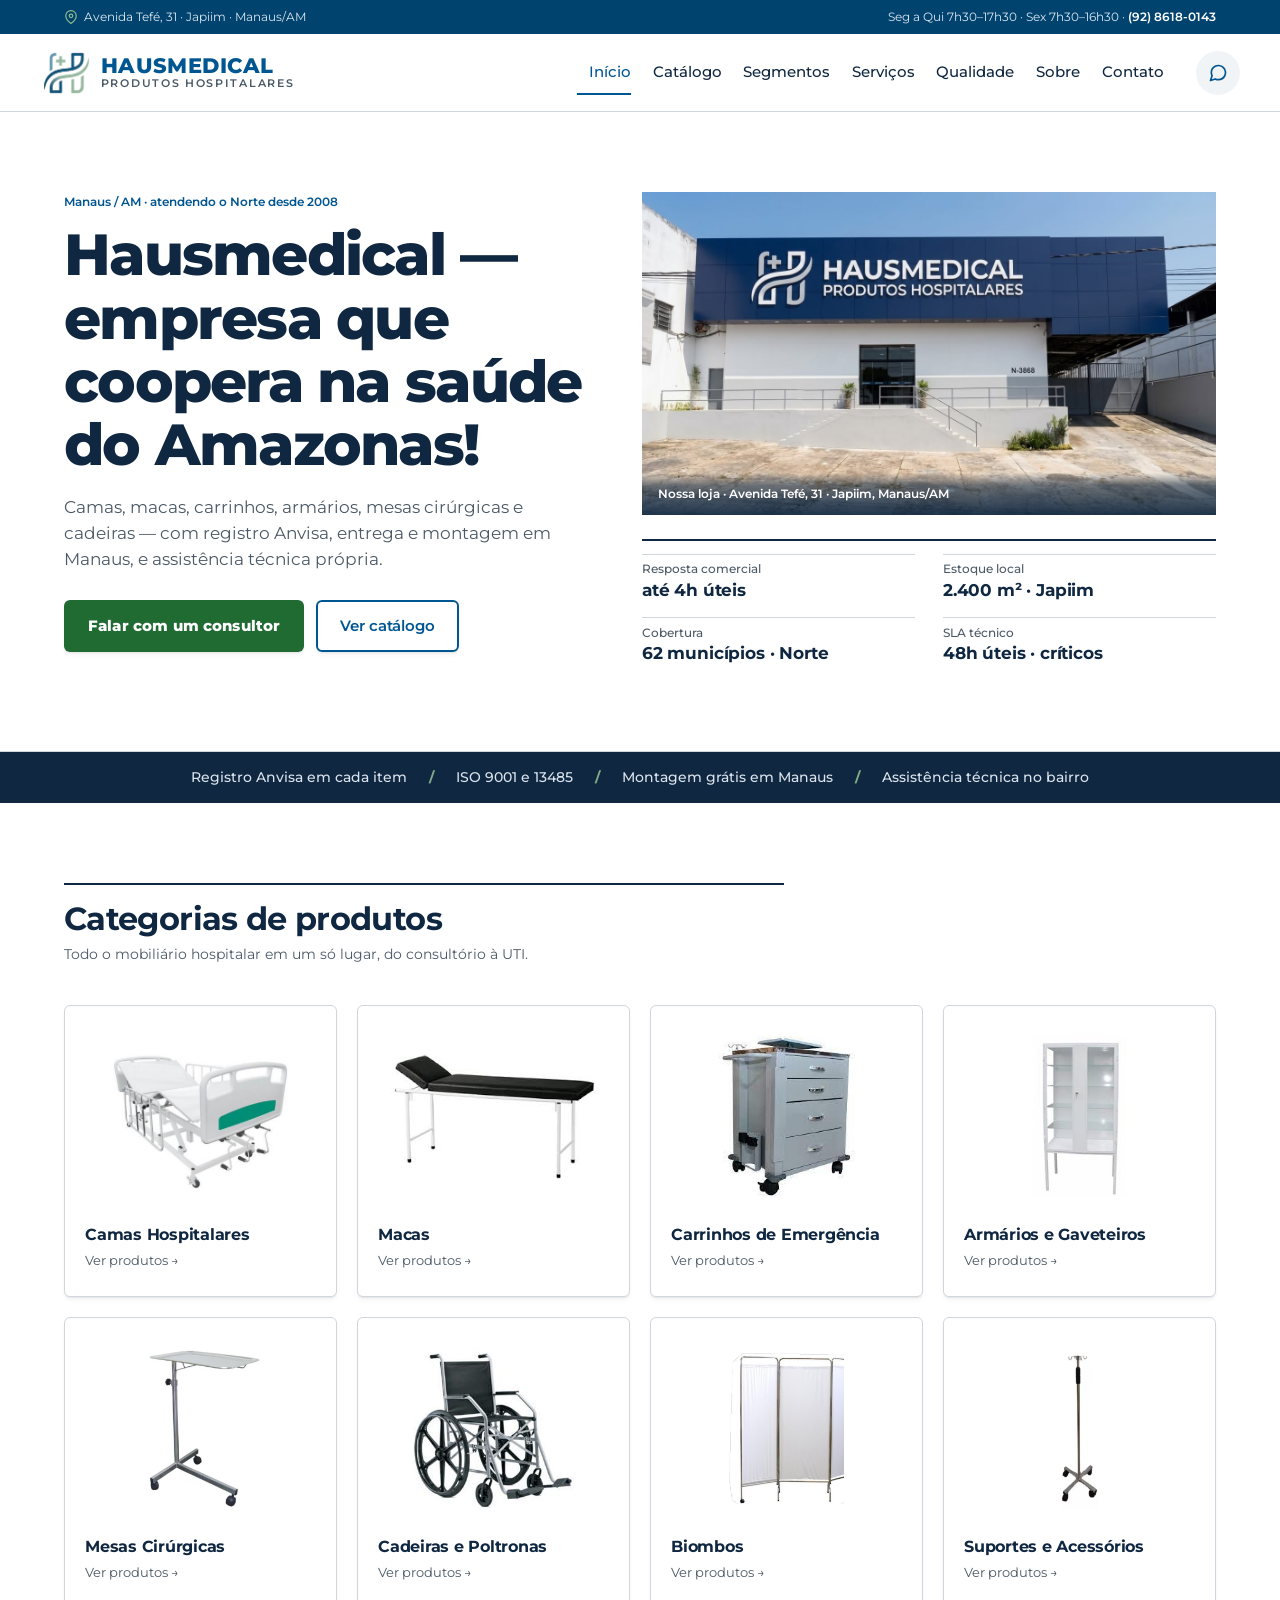
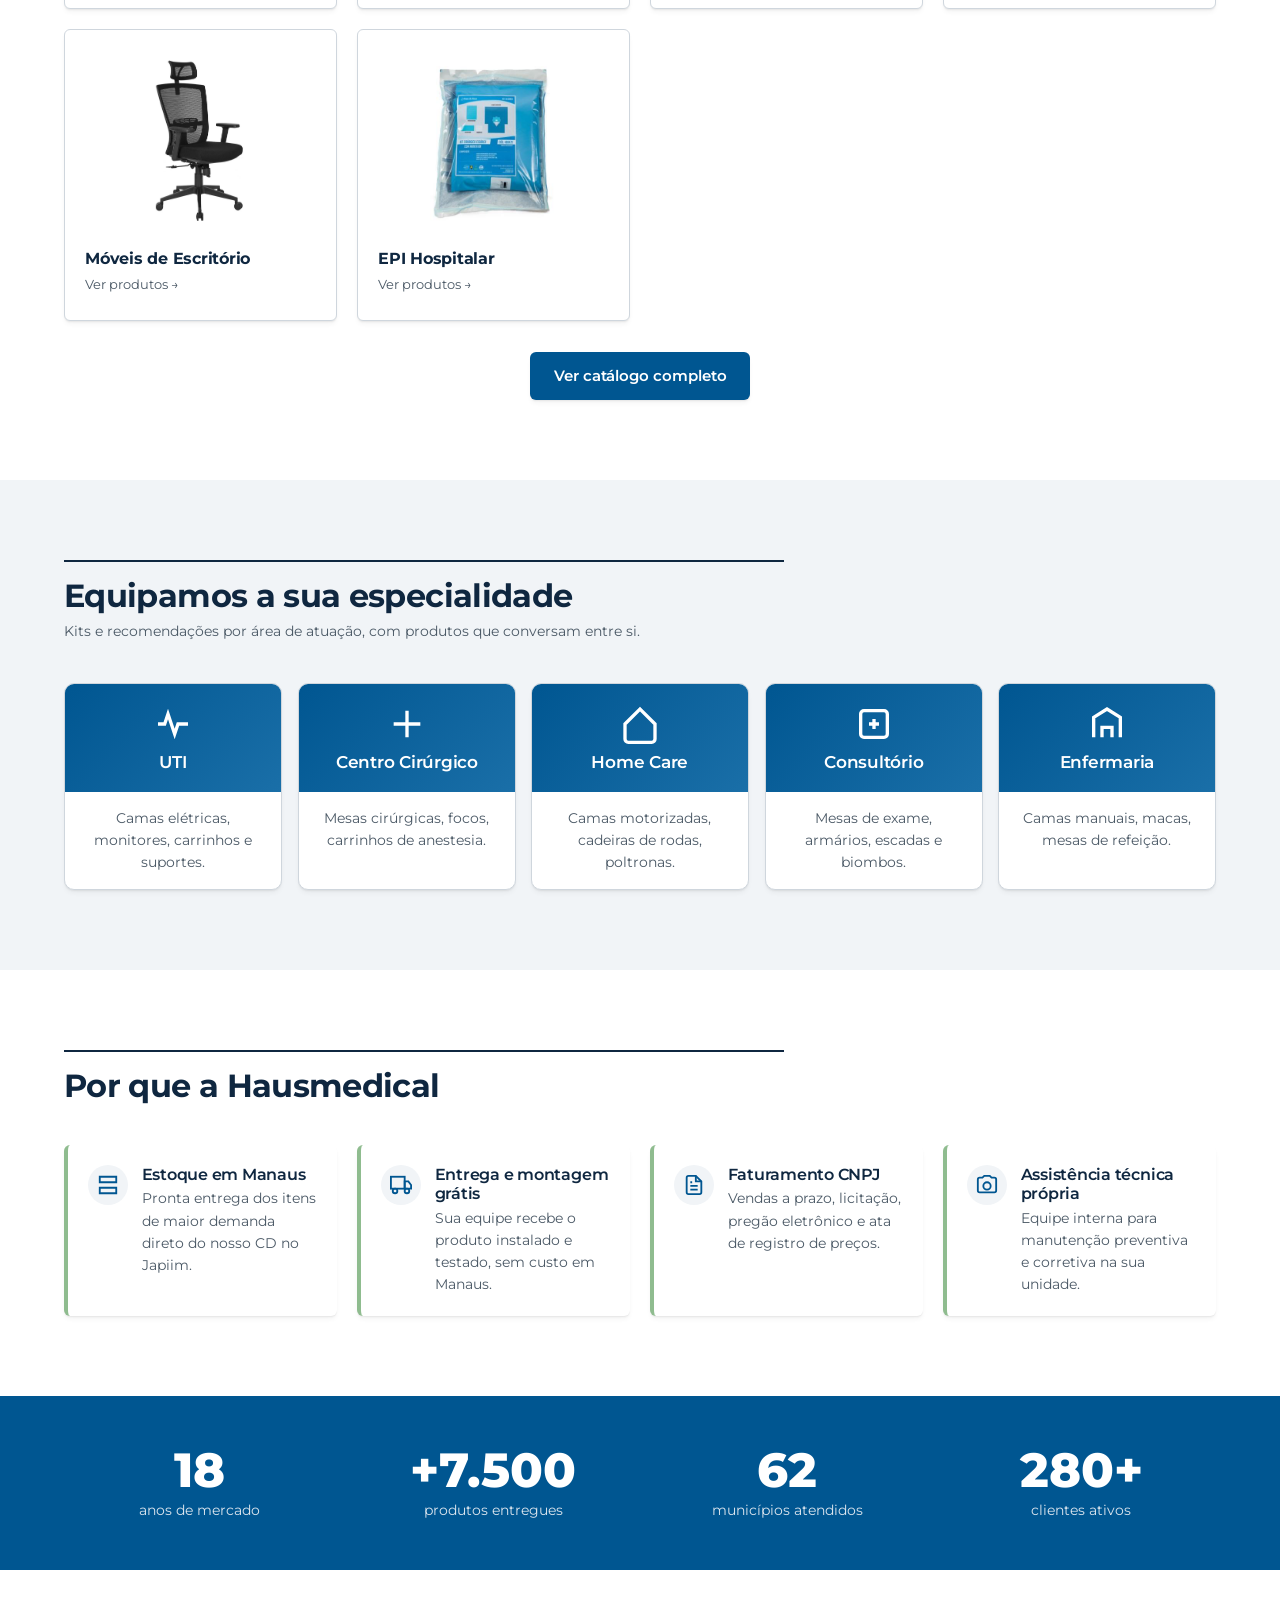
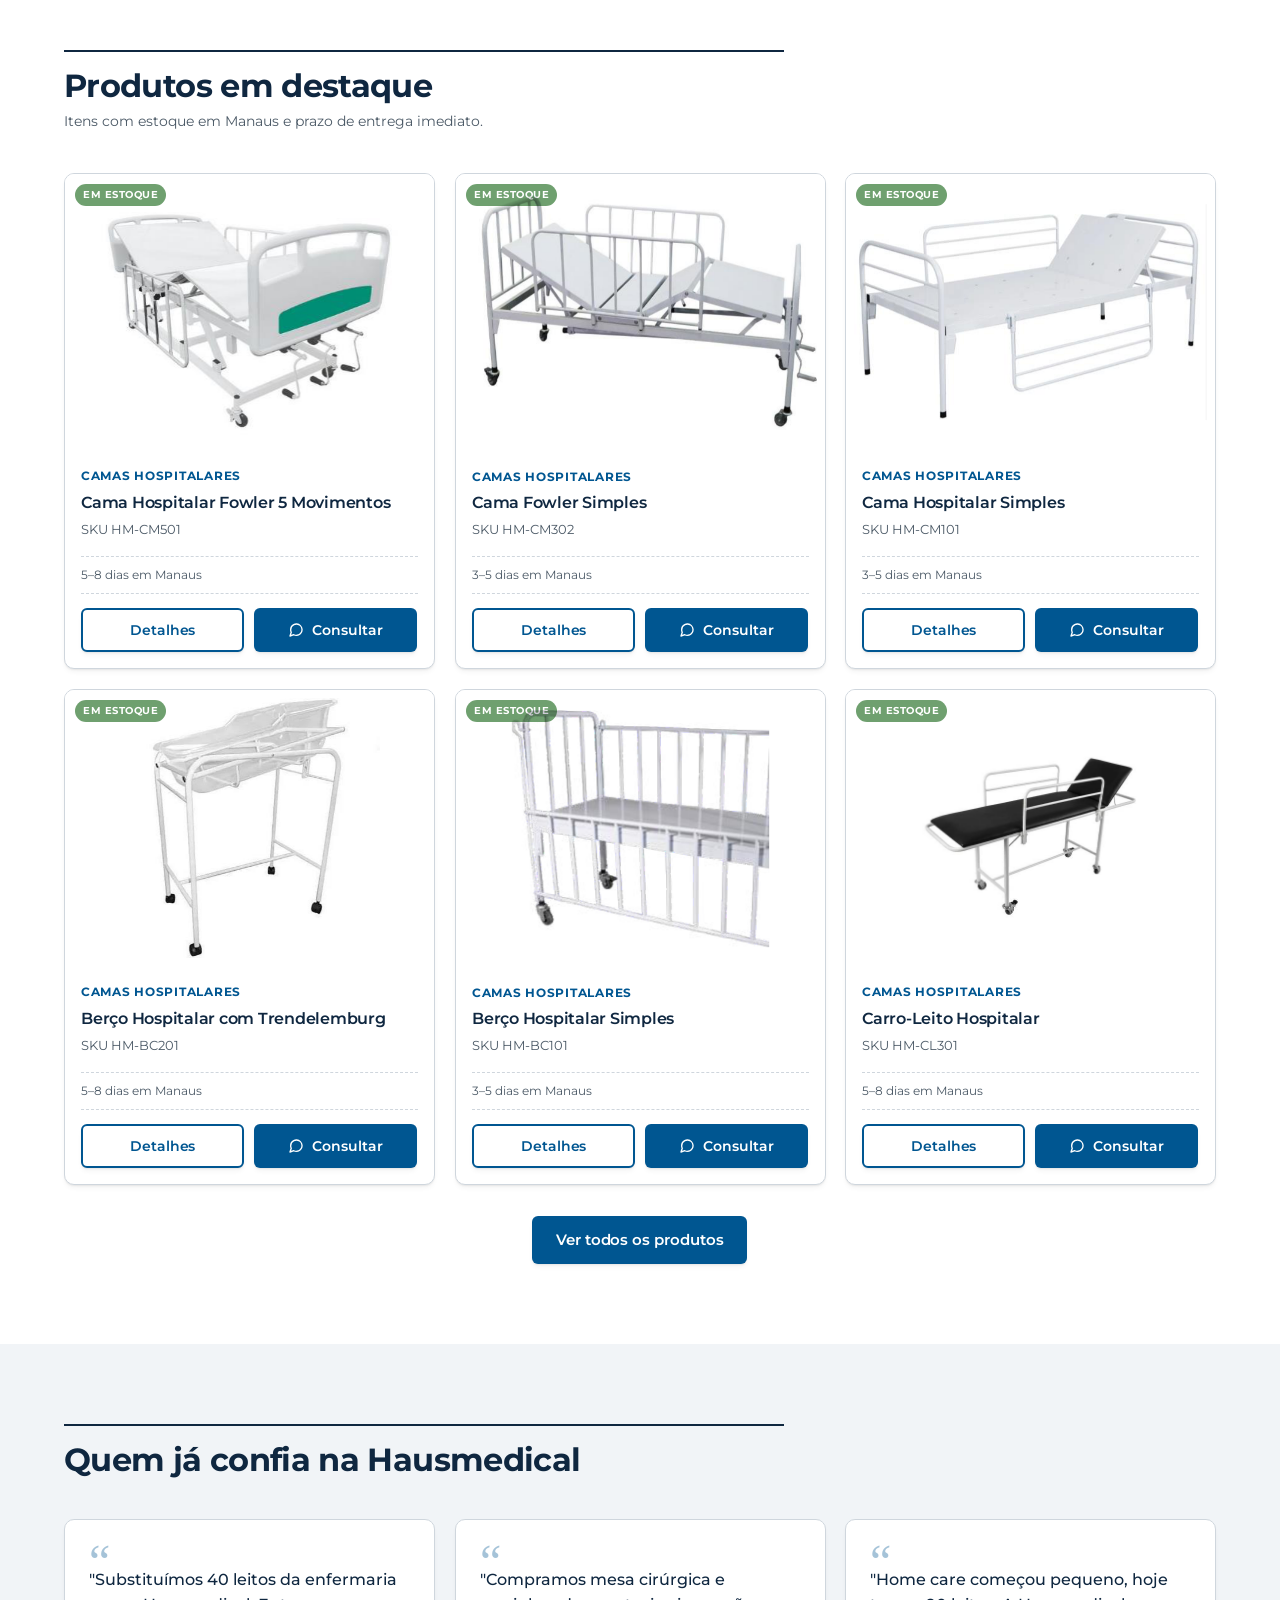
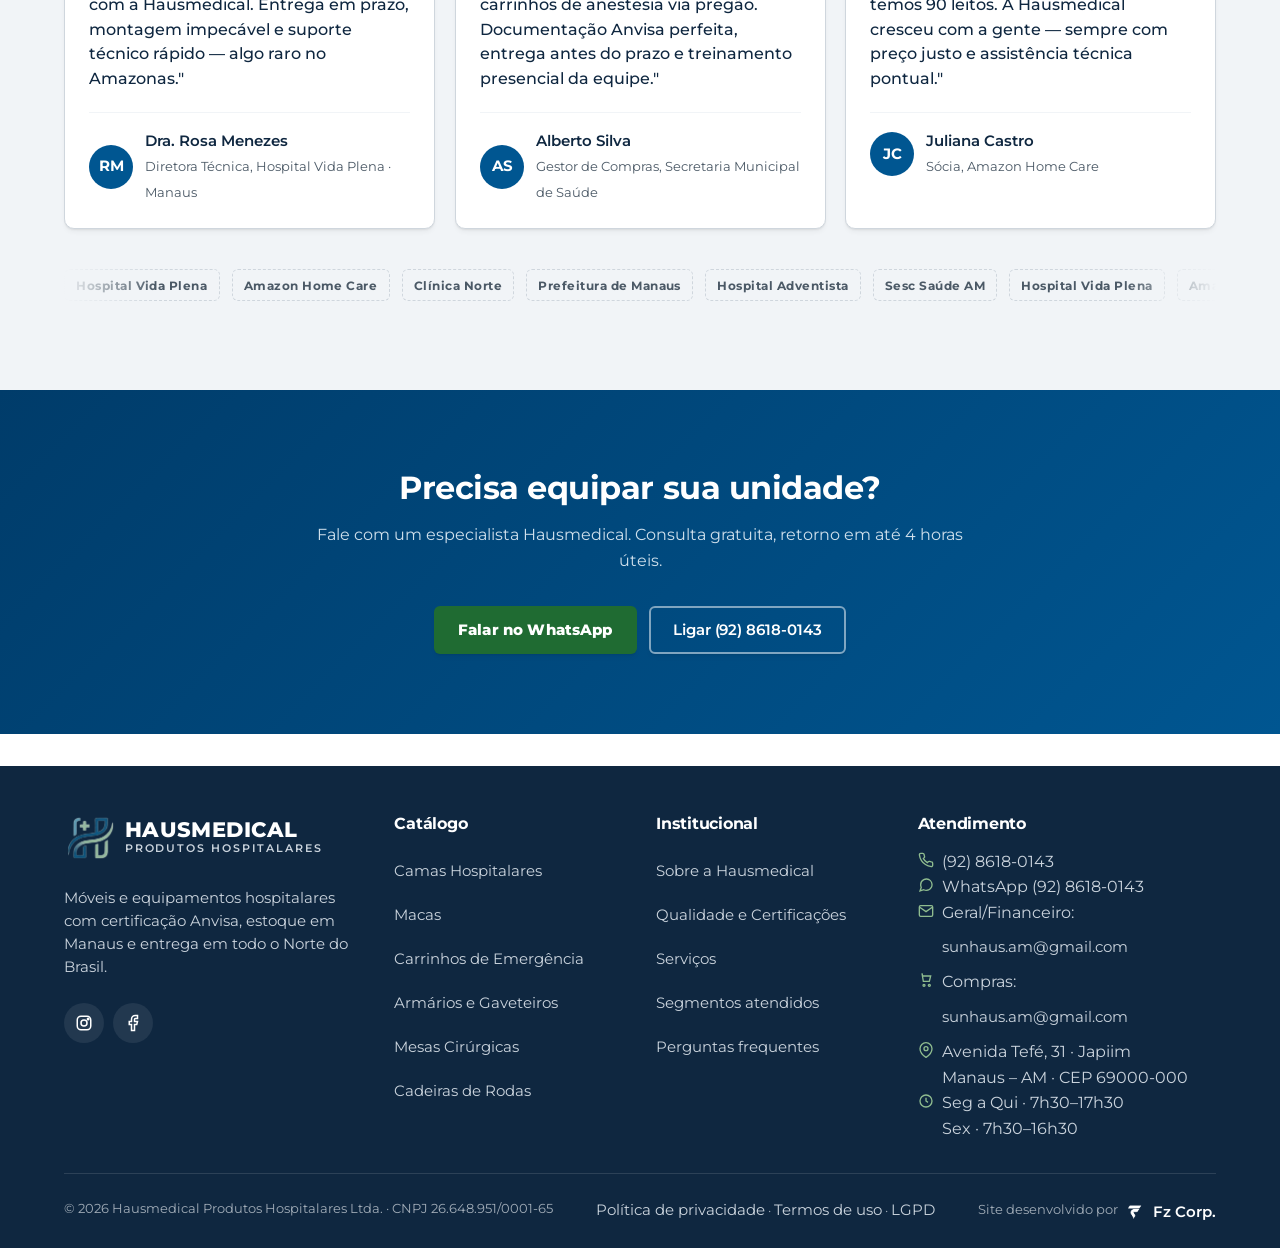
<file: index.html>
<!doctype html>
<html lang="pt-BR">
<head>
<meta charset="utf-8">
<meta name="viewport" content="width=device-width,initial-scale=1">
<title>Hausmedical — Móveis e equipamentos hospitalares em Manaus</title>
<meta name="description" content="Fornecedor de móveis e equipamentos hospitalares certificados Anvisa em Manaus/AM. Camas, macas, carrinhos de emergência, mesas cirúrgicas, cadeiras de rodas. Estoque local, montagem e entrega grátis no AM.">
<meta property="og:title" content="Hausmedical — Móveis e equipamentos hospitalares em Manaus">
<meta property="og:description" content="Catálogo completo, consulta direta por WhatsApp, certificação Anvisa e entrega em todo o Norte.">
<meta property="og:type" content="website">
<link rel="preconnect" href="https://fonts.googleapis.com">
<link rel="preconnect" href="https://fonts.gstatic.com" crossorigin>
<link href="https://fonts.googleapis.com/css2?family=Montserrat:wght@400;500;600;700;800&display=swap" rel="stylesheet">
<link rel="stylesheet" href="assets/css/styles.css?v=13">
<link rel="icon" type="image/x-icon" href="assets/img/favicon.ico">
<link rel="icon" type="image/png" sizes="512x512" href="assets/img/favicon-512.png">
<link rel="apple-touch-icon" sizes="180x180" href="assets/img/apple-touch-icon.png">
<script type="application/ld+json">
{"@context":"https://schema.org","@type":"LocalBusiness","name":"Hausmedical Produtos Hospitalares","image":"https://hausmedical.med.br/assets/img/logo.png","address":{"@type":"PostalAddress","streetAddress":"Avenida Tefé, 31, Japiim","postalCode":"69000-000","addressLocality":"Manaus","addressRegion":"AM","addressCountry":"BR"},"telephone":"+55-92-8618-0143","email":"sunhaus.am@gmail.com","taxID":"26.648.951/0001-65","priceRange":"$$","url":"https://hausmedical.med.br"}
</script>
</head>
<body>

<header class="site-header" id="site-header"></header>

<section class="hero">
  <div class="container hero-grid">
    <div class="hero-body">
      <p class="hero-locator">Manaus / AM · atendendo o Norte desde 2008</p>
      <h1>Hausmedical — empresa que coopera na saúde do Amazonas!</h1>
      <p class="hero-lede">Camas, macas, carrinhos, armários, mesas cirúrgicas e cadeiras — com registro Anvisa, entrega e montagem em Manaus, e assistência técnica própria.</p>
      <div class="hero-ctas">
        <a href="https://wa.me/559286180143?text=Ol%C3%A1%2C%20gostaria%20de%20um%20atendimento." target="_blank" rel="noopener" class="btn btn-secondary">Falar com um consultor</a>
        <a href="produtos.html" class="btn btn-outline">Ver catálogo</a>
      </div>
    </div>
    <div class="hero-visual">
      <figure class="hero-storefront">
        <img src="assets/img/loja.jpg" alt="Fachada da Hausmedical na Avenida Tefé, Japiim, Manaus" width="1280" height="714" fetchpriority="high" decoding="async">
        <figcaption>Nossa loja · Avenida Tefé, 31 · Japiim, Manaus/AM</figcaption>
      </figure>
      <aside class="hero-plaque" aria-label="Compromissos comerciais">
        <dl>
          <div><dt>Resposta comercial</dt><dd>até 4h úteis</dd></div>
          <div><dt>Estoque local</dt><dd>2.400 m² · Japiim</dd></div>
          <div><dt>Cobertura</dt><dd>62 municípios · Norte</dd></div>
          <div><dt>SLA técnico</dt><dd>48h úteis · críticos</dd></div>
        </dl>
      </aside>
    </div>
  </div>
</section>

<section class="trust-bar">
  <div class="container">
    <p class="trust-strip">
      <span>Registro Anvisa em cada item</span>
      <span aria-hidden="true">/</span>
      <span>ISO 9001 e 13485</span>
      <span aria-hidden="true">/</span>
      <span>Montagem grátis em Manaus</span>
      <span aria-hidden="true">/</span>
      <span>Assistência técnica no bairro</span>
    </p>
  </div>
</section>

<section class="section">
  <div class="container">
    <div class="section-header">      <h2>Categorias de produtos</h2>
      <p>Todo o mobiliário hospitalar em um só lugar, do consultório à UTI.</p>
    </div>
    <div class="cat-grid" data-render="categories"></div>
    <div class="text-center mt-3"><a href="produtos.html" class="btn btn-primary">Ver catálogo completo</a></div>
  </div>
</section>

<section class="section section-alt">
  <div class="container">
    <div class="section-header">      <h2>Equipamos a sua especialidade</h2>
      <p>Kits e recomendações por área de atuação, com produtos que conversam entre si.</p>
    </div>
    <div class="seg-grid">
      <a class="seg-card" href="segmentos.html#uti"><div class="seg-card-header"><svg viewBox="0 0 24 24" fill="none" stroke="currentColor" stroke-width="2"><path d="M3 12h4l2-6 4 12 2-6h6"/></svg><h3>UTI</h3></div><div class="seg-card-body">Camas elétricas, monitores, carrinhos e suportes.</div></a>
      <a class="seg-card" href="segmentos.html#centro-cirurgico"><div class="seg-card-header"><svg viewBox="0 0 24 24" fill="none" stroke="currentColor" stroke-width="2"><path d="M4 12h16M12 4v16"/></svg><h3>Centro Cirúrgico</h3></div><div class="seg-card-body">Mesas cirúrgicas, focos, carrinhos de anestesia.</div></a>
      <a class="seg-card" href="segmentos.html#home-care"><div class="seg-card-header"><svg viewBox="0 0 24 24" fill="none" stroke="currentColor" stroke-width="2"><path d="M3 12l9-9 9 9v9a2 2 0 0 1-2 2H5a2 2 0 0 1-2-2z"/></svg><h3>Home Care</h3></div><div class="seg-card-body">Camas motorizadas, cadeiras de rodas, poltronas.</div></a>
      <a class="seg-card" href="segmentos.html#consultorio"><div class="seg-card-header"><svg viewBox="0 0 24 24" fill="none" stroke="currentColor" stroke-width="2"><rect x="4" y="4" width="16" height="16" rx="2"/><path d="M9 12h6M12 9v6"/></svg><h3>Consultório</h3></div><div class="seg-card-body">Mesas de exame, armários, escadas e biombos.</div></a>
      <a class="seg-card" href="segmentos.html#enfermaria"><div class="seg-card-header"><svg viewBox="0 0 24 24" fill="none" stroke="currentColor" stroke-width="2"><path d="M4 20V8l8-5 8 5v12M9 20v-6h6v6"/></svg><h3>Enfermaria</h3></div><div class="seg-card-body">Camas manuais, macas, mesas de refeição.</div></a>
    </div>
  </div>
</section>

<section class="section">
  <div class="container">
    <div class="section-header">      <h2>Por que a Hausmedical</h2>
    </div>
    <div class="diff-grid">
      <div class="diff-card"><div class="diff-icon"><svg width="22" height="22" viewBox="0 0 24 24" fill="none" stroke="currentColor" stroke-width="2"><path d="M3 3h18v6H3zM3 15h18v6H3z"/></svg></div><div><h4>Estoque em Manaus</h4><p>Pronta entrega dos itens de maior demanda direto do nosso CD no Japiim.</p></div></div>
      <div class="diff-card"><div class="diff-icon"><svg width="22" height="22" viewBox="0 0 24 24" fill="none" stroke="currentColor" stroke-width="2"><rect x="1" y="3" width="15" height="13"/><path d="M16 8h4l3 4v4h-7z"/><circle cx="5.5" cy="18.5" r="2.5"/><circle cx="18.5" cy="18.5" r="2.5"/></svg></div><div><h4>Entrega e montagem grátis</h4><p>Sua equipe recebe o produto instalado e testado, sem custo em Manaus.</p></div></div>
      <div class="diff-card"><div class="diff-icon"><svg width="22" height="22" viewBox="0 0 24 24" fill="none" stroke="currentColor" stroke-width="2"><path d="M14 2H6a2 2 0 0 0-2 2v16a2 2 0 0 0 2 2h12a2 2 0 0 0 2-2V8z"/><path d="M14 2v6h6M16 13H8M16 17H8M10 9H8"/></svg></div><div><h4>Faturamento CNPJ</h4><p>Vendas a prazo, licitação, pregão eletrônico e ata de registro de preços.</p></div></div>
      <div class="diff-card"><div class="diff-icon"><svg width="22" height="22" viewBox="0 0 24 24" fill="none" stroke="currentColor" stroke-width="2"><path d="M20 4h-3l-2-2H9L7 4H4a2 2 0 0 0-2 2v12a2 2 0 0 0 2 2h16a2 2 0 0 0 2-2V6a2 2 0 0 0-2-2z"/><circle cx="12" cy="13" r="4"/></svg></div><div><h4>Assistência técnica própria</h4><p>Equipe interna para manutenção preventiva e corretiva na sua unidade.</p></div></div>
    </div>
  </div>
</section>

<section class="numbers-band">
  <div class="container">
    <div class="numbers-grid">
      <div class="num-item"><strong>18</strong><span>anos de mercado</span></div>
      <div class="num-item"><strong>+7.500</strong><span>produtos entregues</span></div>
      <div class="num-item"><strong>62</strong><span>municípios atendidos</span></div>
      <div class="num-item"><strong>280+</strong><span>clientes ativos</span></div>
    </div>
  </div>
</section>

<section class="section">
  <div class="container">
    <div class="section-header">      <h2>Produtos em destaque</h2>
      <p>Itens com estoque em Manaus e prazo de entrega imediato.</p>
    </div>
    <div class="product-grid" data-render="featured"></div>
    <div class="text-center mt-3"><a href="produtos.html" class="btn btn-primary">Ver todos os produtos</a></div>
  </div>
</section>

<section class="section section-alt">
  <div class="container">
    <div class="section-header">      <h2>Quem já confia na Hausmedical</h2>
    </div>
    <div class="test-grid">
      <div class="test-card"><blockquote>"Substituímos 40 leitos da enfermaria com a Hausmedical. Entrega em prazo, montagem impecável e suporte técnico rápido — algo raro no Amazonas."</blockquote><div class="test-author"><div class="avatar">RM</div><div><strong>Dra. Rosa Menezes</strong><span>Diretora Técnica, Hospital Vida Plena · Manaus</span></div></div></div>
      <div class="test-card"><blockquote>"Compramos mesa cirúrgica e carrinhos de anestesia via pregão. Documentação Anvisa perfeita, entrega antes do prazo e treinamento presencial da equipe."</blockquote><div class="test-author"><div class="avatar">AS</div><div><strong>Alberto Silva</strong><span>Gestor de Compras, Secretaria Municipal de Saúde</span></div></div></div>
      <div class="test-card"><blockquote>"Home care começou pequeno, hoje temos 90 leitos. A Hausmedical cresceu com a gente — sempre com preço justo e assistência técnica pontual."</blockquote><div class="test-author"><div class="avatar">JC</div><div><strong>Juliana Castro</strong><span>Sócia, Amazon Home Care</span></div></div></div>
    </div>
    <div class="logo-marquee" aria-label="Clientes atendidos">
      <div class="logo-track">
        <span class="client-logo">Hospital Vida Plena</span>
        <span class="client-logo">Amazon Home Care</span>
        <span class="client-logo">Clínica Norte</span>
        <span class="client-logo">Prefeitura de Manaus</span>
        <span class="client-logo">Hospital Adventista</span>
        <span class="client-logo">Sesc Saúde AM</span>
        <span class="client-logo" aria-hidden="true">Hospital Vida Plena</span>
        <span class="client-logo" aria-hidden="true">Amazon Home Care</span>
        <span class="client-logo" aria-hidden="true">Clínica Norte</span>
        <span class="client-logo" aria-hidden="true">Prefeitura de Manaus</span>
        <span class="client-logo" aria-hidden="true">Hospital Adventista</span>
        <span class="client-logo" aria-hidden="true">Sesc Saúde AM</span>
      </div>
    </div>
  </div>
</section>

<section class="section" style="background:linear-gradient(135deg,#003c6a,#005691);color:#fff">
  <div class="container" style="text-align:center;max-width:720px">
    <h2 style="color:#fff">Precisa equipar sua unidade?</h2>
    <p style="color:#cfe0ec;margin:1rem auto 2rem">Fale com um especialista Hausmedical. Consulta gratuita, retorno em até 4 horas úteis.</p>
    <div style="display:flex;justify-content:center;gap:.75rem;flex-wrap:wrap">
      <a href="https://wa.me/559286180143?text=Ol%C3%A1%2C%20gostaria%20de%20um%20atendimento." target="_blank" rel="noopener" class="btn btn-secondary">Falar no WhatsApp</a>
      <a href="tel:+559286180143" class="btn btn-outline">Ligar (92) 8618-0143</a>
    </div>
  </div>
</section>

<footer class="site-footer" id="site-footer"></footer>

<script src="assets/js/products.js?v=8"></script>
<script src="assets/js/partials.js?v=6"></script>
<script src="assets/js/main.js?v=9"></script>
</body>
</html>
</file>
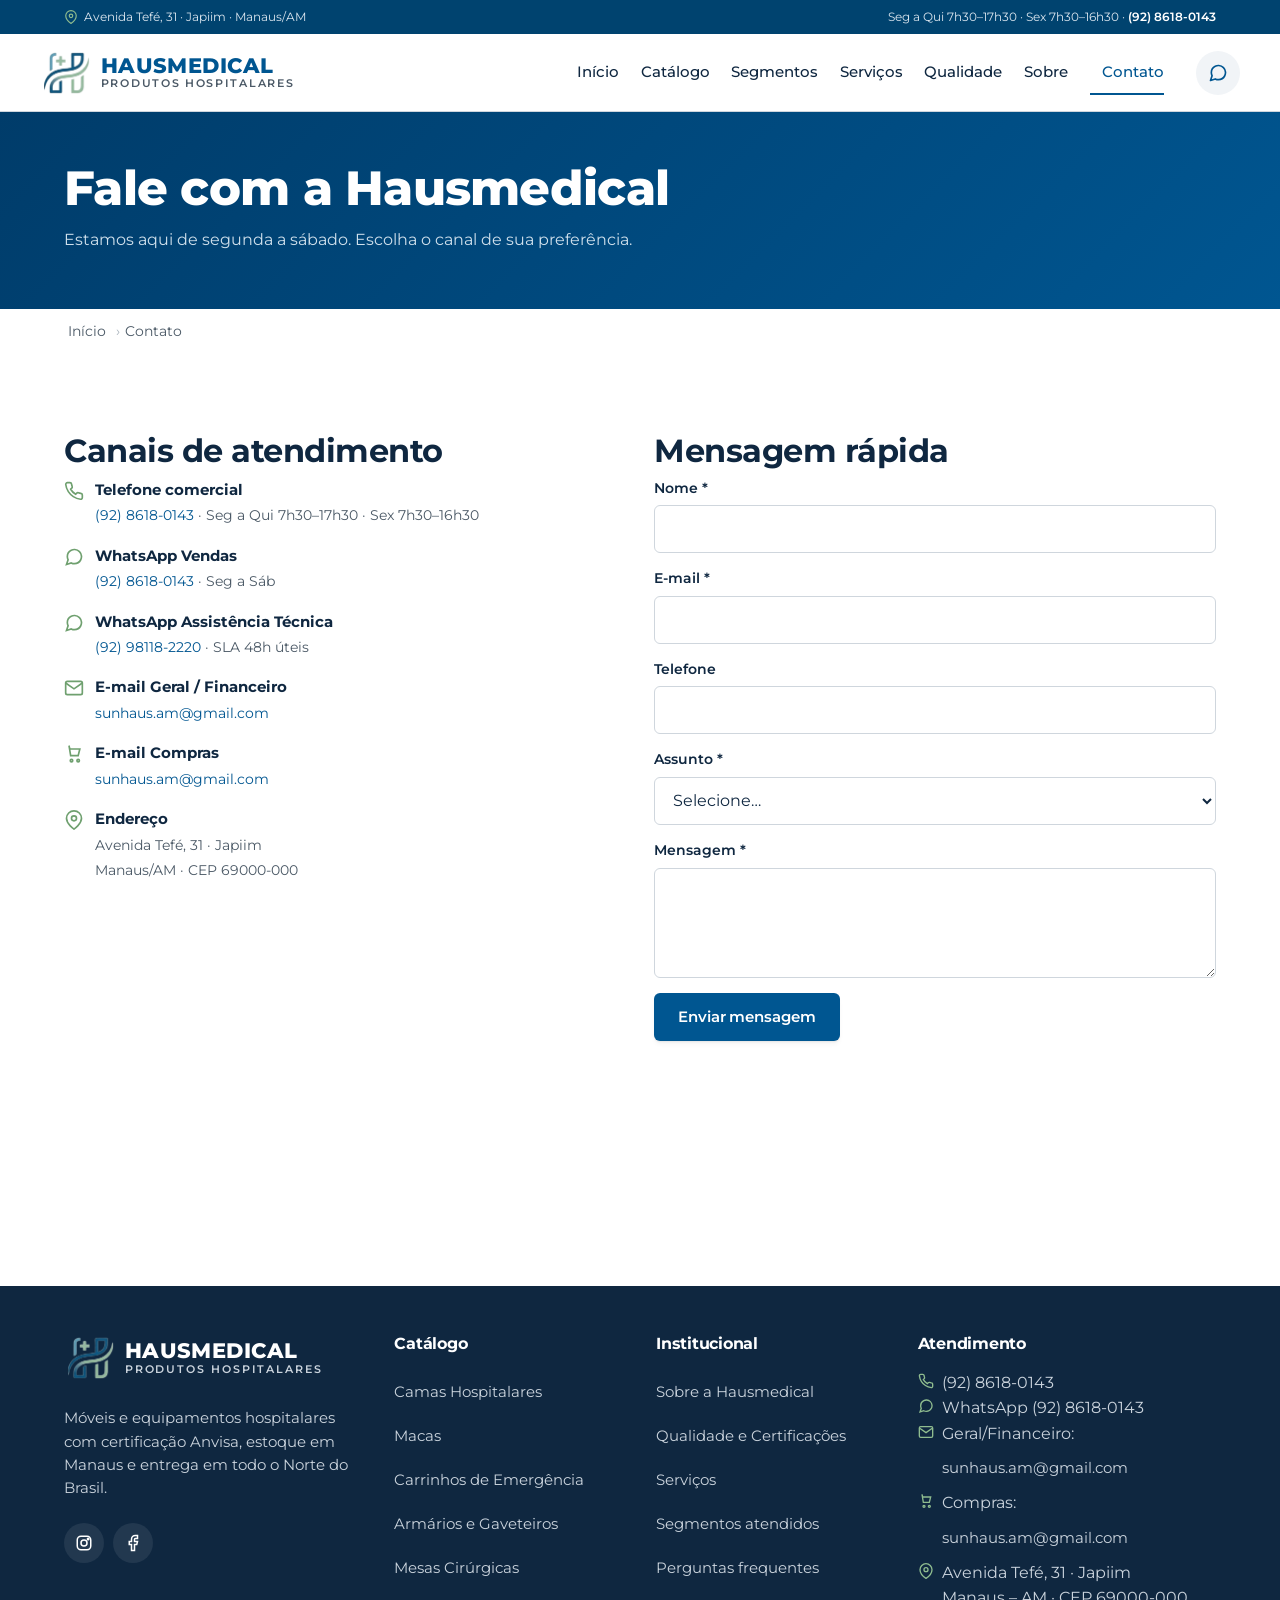
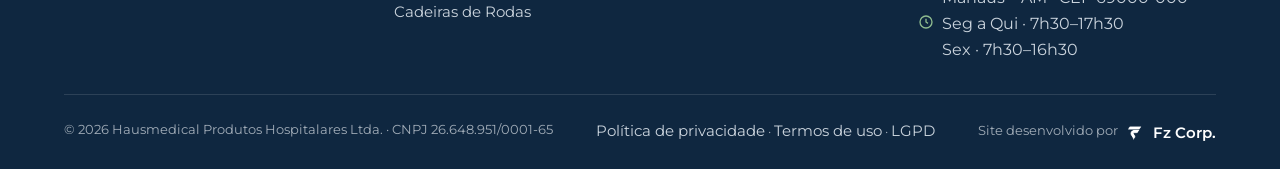
<file: contato.html>
<!doctype html>
<html lang="pt-BR">
<head>
<meta charset="utf-8">
<meta name="viewport" content="width=device-width,initial-scale=1">
<title>Contato — Hausmedical Manaus</title>
<meta name="description" content="Fale com a Hausmedical: telefone, WhatsApp, e-mail e endereço em Manaus/AM.">
<link rel="preconnect" href="https://fonts.googleapis.com">
<link rel="preconnect" href="https://fonts.gstatic.com" crossorigin>
<link href="https://fonts.googleapis.com/css2?family=Montserrat:wght@400;500;600;700;800&display=swap" rel="stylesheet">
<link rel="stylesheet" href="assets/css/styles.css?v=13">
<link rel="icon" type="image/x-icon" href="assets/img/favicon.ico">
<link rel="icon" type="image/png" sizes="512x512" href="assets/img/favicon-512.png">
<link rel="apple-touch-icon" sizes="180x180" href="assets/img/apple-touch-icon.png">
</head>
<body>
<header class="site-header" id="site-header"></header>

<section class="page-hero">
  <div class="container">
    <h1>Fale com a Hausmedical</h1>
    <p>Estamos aqui de segunda a sábado. Escolha o canal de sua preferência.</p>
  </div>
</section>

<div class="container breadcrumb"><a href="index.html">Início</a><span class="sep">›</span>Contato</div>

<section class="section">
  <div class="container">
    <div class="grid-2">
      <div>
        <h2>Canais de atendimento</h2>
        <div class="icon-bullet"><svg width="20" height="20" viewBox="0 0 24 24" fill="none" stroke="currentColor" stroke-width="2"><path d="M22 16.9v3a2 2 0 0 1-2.2 2 19.8 19.8 0 0 1-8.6-3.1 19.5 19.5 0 0 1-6-6A19.8 19.8 0 0 1 2.1 4.2 2 2 0 0 1 4.1 2h3a2 2 0 0 1 2 1.7c.1 1 .3 1.9.7 2.8a2 2 0 0 1-.5 2.1L8 9.9a16 16 0 0 0 6 6l1.3-1.3a2 2 0 0 1 2.1-.5c.9.4 1.8.6 2.8.7a2 2 0 0 1 1.8 2z"/></svg><div><strong>Telefone comercial</strong><span><a href="tel:+559286180143">(92) 8618-0143</a> · Seg a Qui 7h30–17h30 · Sex 7h30–16h30</span></div></div>
        <div class="icon-bullet"><svg width="20" height="20" viewBox="0 0 24 24" fill="none" stroke="currentColor" stroke-width="2"><path d="M21 11.5a8.4 8.4 0 0 1-.9 3.8 8.5 8.5 0 0 1-7.6 4.7 8.4 8.4 0 0 1-3.8-.9L3 21l1.9-5.7a8.4 8.4 0 0 1-.9-3.8 8.5 8.5 0 0 1 4.7-7.6 8.4 8.4 0 0 1 3.8-.9h.5a8.5 8.5 0 0 1 8 8z"/></svg><div><strong>WhatsApp Vendas</strong><span><a href="https://wa.me/559286180143" target="_blank">(92) 8618-0143</a> · Seg a Sáb</span></div></div>
        <div class="icon-bullet"><svg width="20" height="20" viewBox="0 0 24 24" fill="none" stroke="currentColor" stroke-width="2"><path d="M21 11.5a8.4 8.4 0 0 1-.9 3.8 8.5 8.5 0 0 1-7.6 4.7 8.4 8.4 0 0 1-3.8-.9L3 21l1.9-5.7a8.4 8.4 0 0 1-.9-3.8 8.5 8.5 0 0 1 4.7-7.6 8.4 8.4 0 0 1 3.8-.9h.5a8.5 8.5 0 0 1 8 8z"/></svg><div><strong>WhatsApp Assistência Técnica</strong><span><a href="https://wa.me/5592981182220" target="_blank">(92) 98118-2220</a> · SLA 48h úteis</span></div></div>
        <div class="icon-bullet"><svg width="20" height="20" viewBox="0 0 24 24" fill="none" stroke="currentColor" stroke-width="2"><rect x="2" y="4" width="20" height="16" rx="2"/><path d="M2 6l10 7 10-7"/></svg><div><strong>E-mail Geral / Financeiro</strong><span><a href="mailto:sunhaus.am@gmail.com">sunhaus.am@gmail.com</a></span></div></div>
        <div class="icon-bullet"><svg width="20" height="20" viewBox="0 0 24 24" fill="none" stroke="currentColor" stroke-width="2"><path d="M6 2l1 4h12l-2 8H8L6 2z"/><circle cx="9" cy="20" r="1.5"/><circle cx="17" cy="20" r="1.5"/></svg><div><strong>E-mail Compras</strong><span><a href="mailto:sunhaus.am@gmail.com">sunhaus.am@gmail.com</a></span></div></div>
        <div class="icon-bullet"><svg width="20" height="20" viewBox="0 0 24 24" fill="none" stroke="currentColor" stroke-width="2"><path d="M21 10c0 7-9 13-9 13S3 17 3 10a9 9 0 0 1 18 0z"/><circle cx="12" cy="10" r="3"/></svg><div><strong>Endereço</strong><span>Avenida Tefé, 31 · Japiim<br>Manaus/AM · CEP 69000-000</span></div></div>
        <div class="mt-2">
          <iframe title="Localização Hausmedical" src="https://maps.google.com/maps?q=Avenida%20Tef%C3%A9%2031%20Japiim%20Manaus&t=&z=16&ie=UTF8&iwloc=&output=embed" width="100%" height="260" style="border:0;border-radius:10px" loading="lazy"></iframe>
        </div>
      </div>
      <div>
        <h2>Mensagem rápida</h2>
        <form id="contact-form" class="stack">
          <div class="form-field"><label for="c-nome">Nome *</label><input required id="c-nome" name="nome" type="text"></div>
          <div class="form-field"><label for="c-email">E-mail *</label><input required id="c-email" name="email" type="email"></div>
          <div class="form-field"><label for="c-tel">Telefone</label><input id="c-tel" name="telefone" type="tel"></div>
          <div class="form-field"><label for="c-assunto">Assunto *</label>
            <select required id="c-assunto" name="assunto">
              <option value="">Selecione…</option>
              <option>Cotação comercial</option>
              <option>Assistência técnica</option>
              <option>Licitação / órgão público</option>
              <option>Trabalhe conosco</option>
              <option>Outro</option>
            </select>
          </div>
          <div class="form-field"><label for="c-msg">Mensagem *</label><textarea required id="c-msg" name="msg"></textarea></div>
          <button type="submit" class="btn btn-primary" style="align-self:flex-start">Enviar mensagem</button>
        </form>
      </div>
    </div>
  </div>
</section>

<footer class="site-footer" id="site-footer"></footer>
<script src="assets/js/products.js?v=8"></script>
<script src="assets/js/partials.js?v=6"></script>
<script src="assets/js/main.js?v=9"></script>
</body>
</html>
</file>
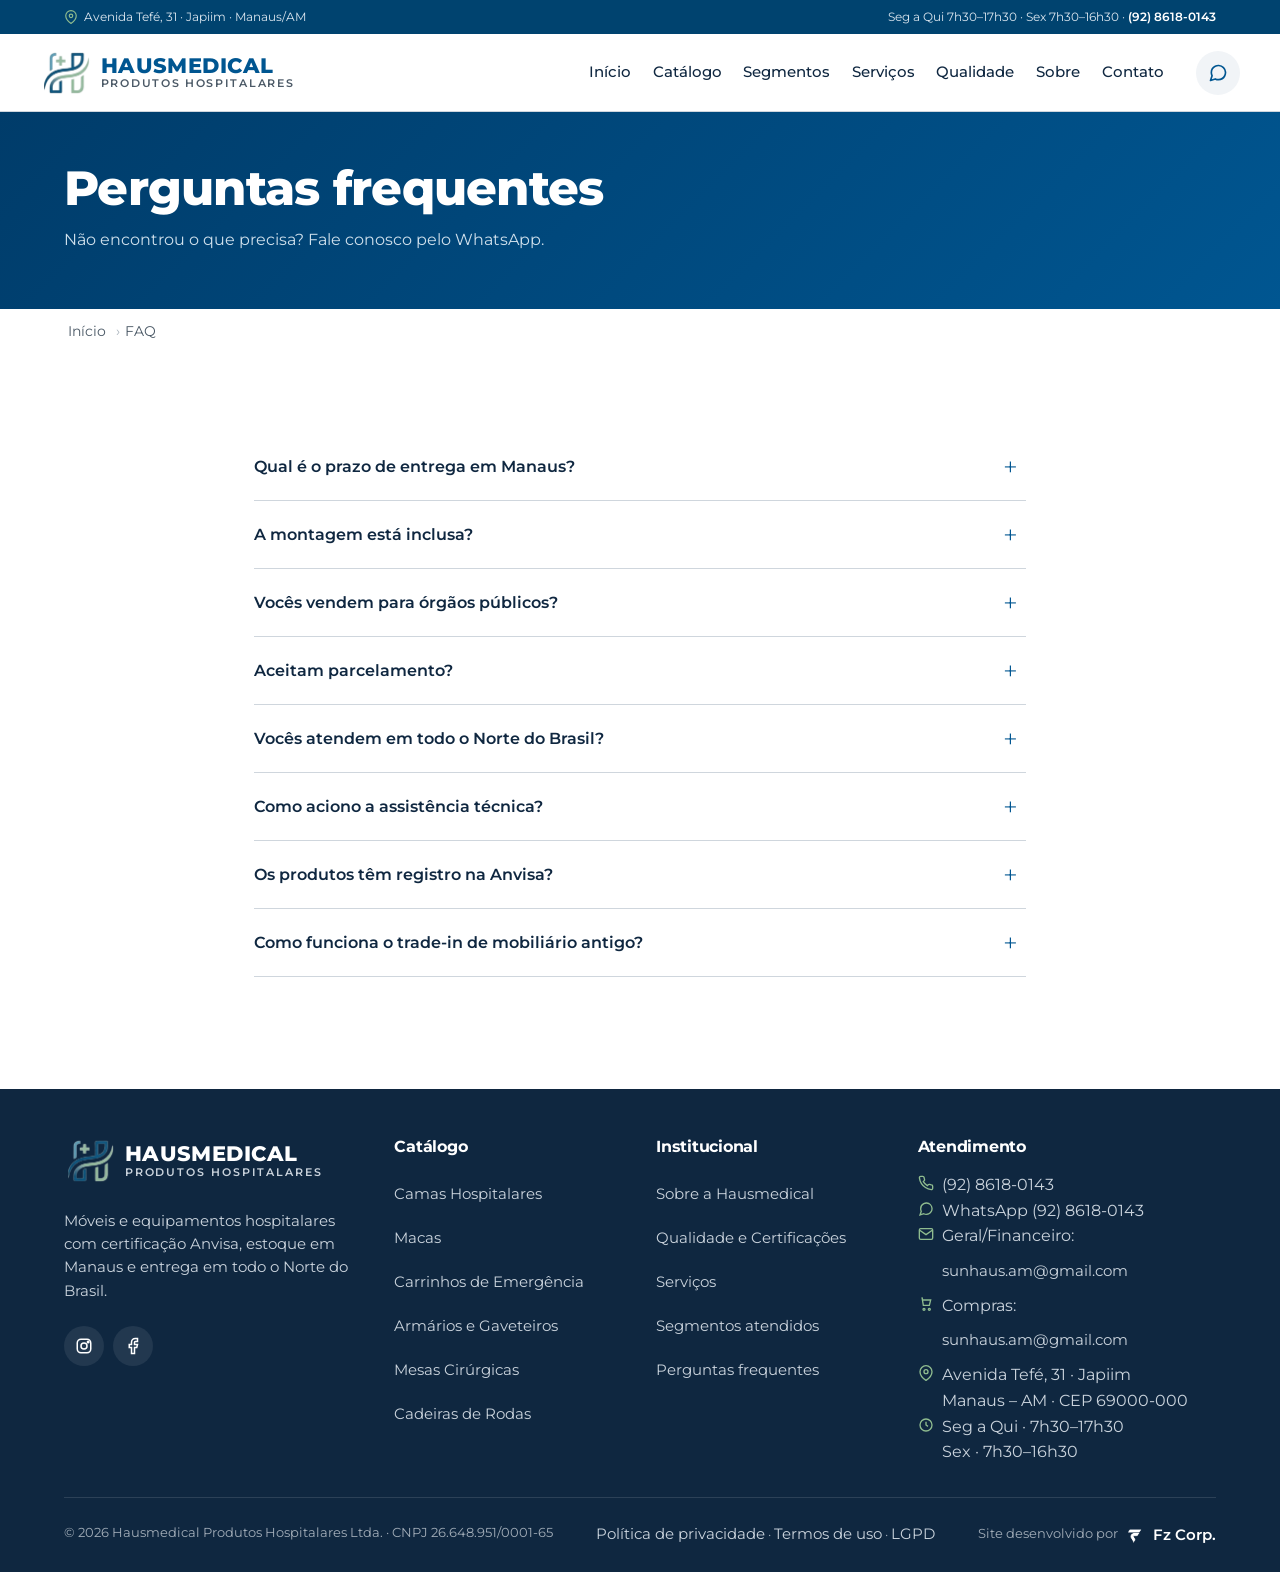
<file: faq.html>
﻿<!doctype html>
<html lang="pt-BR">
<head>
<meta charset="utf-8">
<meta name="viewport" content="width=device-width,initial-scale=1">
<title>Perguntas frequentes — Hausmedical</title>
<meta name="description" content="Prazo de entrega, formas de pagamento, assistência técnica e licitação. Respostas rápidas para dúvidas comuns.">
<link rel="preconnect" href="https://fonts.googleapis.com">
<link rel="preconnect" href="https://fonts.gstatic.com" crossorigin>
<link href="https://fonts.googleapis.com/css2?family=Montserrat:wght@400;500;600;700;800&display=swap" rel="stylesheet">
<link rel="stylesheet" href="assets/css/styles.css?v=13">
<link rel="icon" type="image/x-icon" href="assets/img/favicon.ico">
<link rel="icon" type="image/png" sizes="512x512" href="assets/img/favicon-512.png">
<link rel="apple-touch-icon" sizes="180x180" href="assets/img/apple-touch-icon.png">
</head>
<body>
<header class="site-header" id="site-header"></header>

<section class="page-hero">
  <div class="container">
    <h1>Perguntas frequentes</h1>
    <p>Não encontrou o que precisa? Fale conosco pelo WhatsApp.</p>
  </div>
</section>

<div class="container breadcrumb"><a href="index.html">Início</a><span class="sep">›</span>FAQ</div>

<section class="section">
  <div class="container" style="max-width:820px">
    <div class="accordion">
      <div class="acc-item"><button class="acc-header">Qual é o prazo de entrega em Manaus?</button><div class="acc-body"><p>Itens com estoque em Manaus são entregues em 1 a 8 dias úteis, dependendo do produto. Itens sob encomenda (mesa cirúrgica elétrica, cama de UTI premium) variam de 15 a 30 dias. O prazo exato aparece em cada ficha de produto.</p></div></div>
      <div class="acc-item"><button class="acc-header">A montagem está inclusa?</button><div class="acc-body"><p>Sim. Para entregas na região metropolitana de Manaus, a montagem, o teste funcional e o treinamento da equipe estão inclusos sem custo adicional. Para outras cidades do AM, cotamos o serviço à parte.</p></div></div>
      <div class="acc-item"><button class="acc-header">Vocês vendem para órgãos públicos?</button><div class="acc-body"><p>Sim. Participamos regularmente de pregões eletrônicos, atas de registro de preços e dispensas. Nossa documentação (Anvisa, CNDs, atestados de capacidade técnica) fica pronta para envio em até 24h úteis.</p></div></div>
      <div class="acc-item"><button class="acc-header">Aceitam parcelamento?</button><div class="acc-body"><p>Sim. Para pessoa jurídica, oferecemos boleto em até 4x sem juros e faturamento a prazo mediante análise de crédito. Para PIX e cartão à vista, aplicamos desconto de 3%.</p></div></div>
      <div class="acc-item"><button class="acc-header">Vocês atendem em todo o Norte do Brasil?</button><div class="acc-body"><p>Sim. Além de todo o Amazonas, entregamos regularmente em Roraima, Rondônia, Acre, Pará e Amapá. O frete é cotado por rota, e para pedidos acima de R$ 15 mil temos condições diferenciadas.</p></div></div>
<div class="acc-item"><button class="acc-header">Como aciono a assistência técnica?</button><div class="acc-body"><p>Basta enviar seu chamado pelo WhatsApp (92) 98118-2220 ou por e-mail com o número da nota fiscal. Após diagnóstico, nossa equipe agenda a visita — em Manaus, o atendimento crítico é em até 48h úteis.</p></div></div>
      <div class="acc-item"><button class="acc-header">Os produtos têm registro na Anvisa?</button><div class="acc-body"><p>Sim, 100% do catálogo. Cada ficha de produto exibe o nº de registro Anvisa, e você pode consultar diretamente no portal oficial da agência (consultas.anvisa.gov.br).</p></div></div>
      <div class="acc-item"><button class="acc-header">Como funciona o trade-in de mobiliário antigo?</button><div class="acc-body"><p>Após avaliação técnica sem custo (presencial ou por fotos), oferecemos um crédito de 5% a 25% sobre o valor do produto novo. Você recebe certificado de destinação final e o material vai para reciclagem responsável ou doação a comunidades ribeirinhas.</p></div></div>
    </div>
  </div>
</section>

<footer class="site-footer" id="site-footer"></footer>
<script src="assets/js/products.js?v=8"></script>
<script src="assets/js/partials.js?v=6"></script>
<script src="assets/js/main.js?v=9"></script>
</body>
</html>
</file>
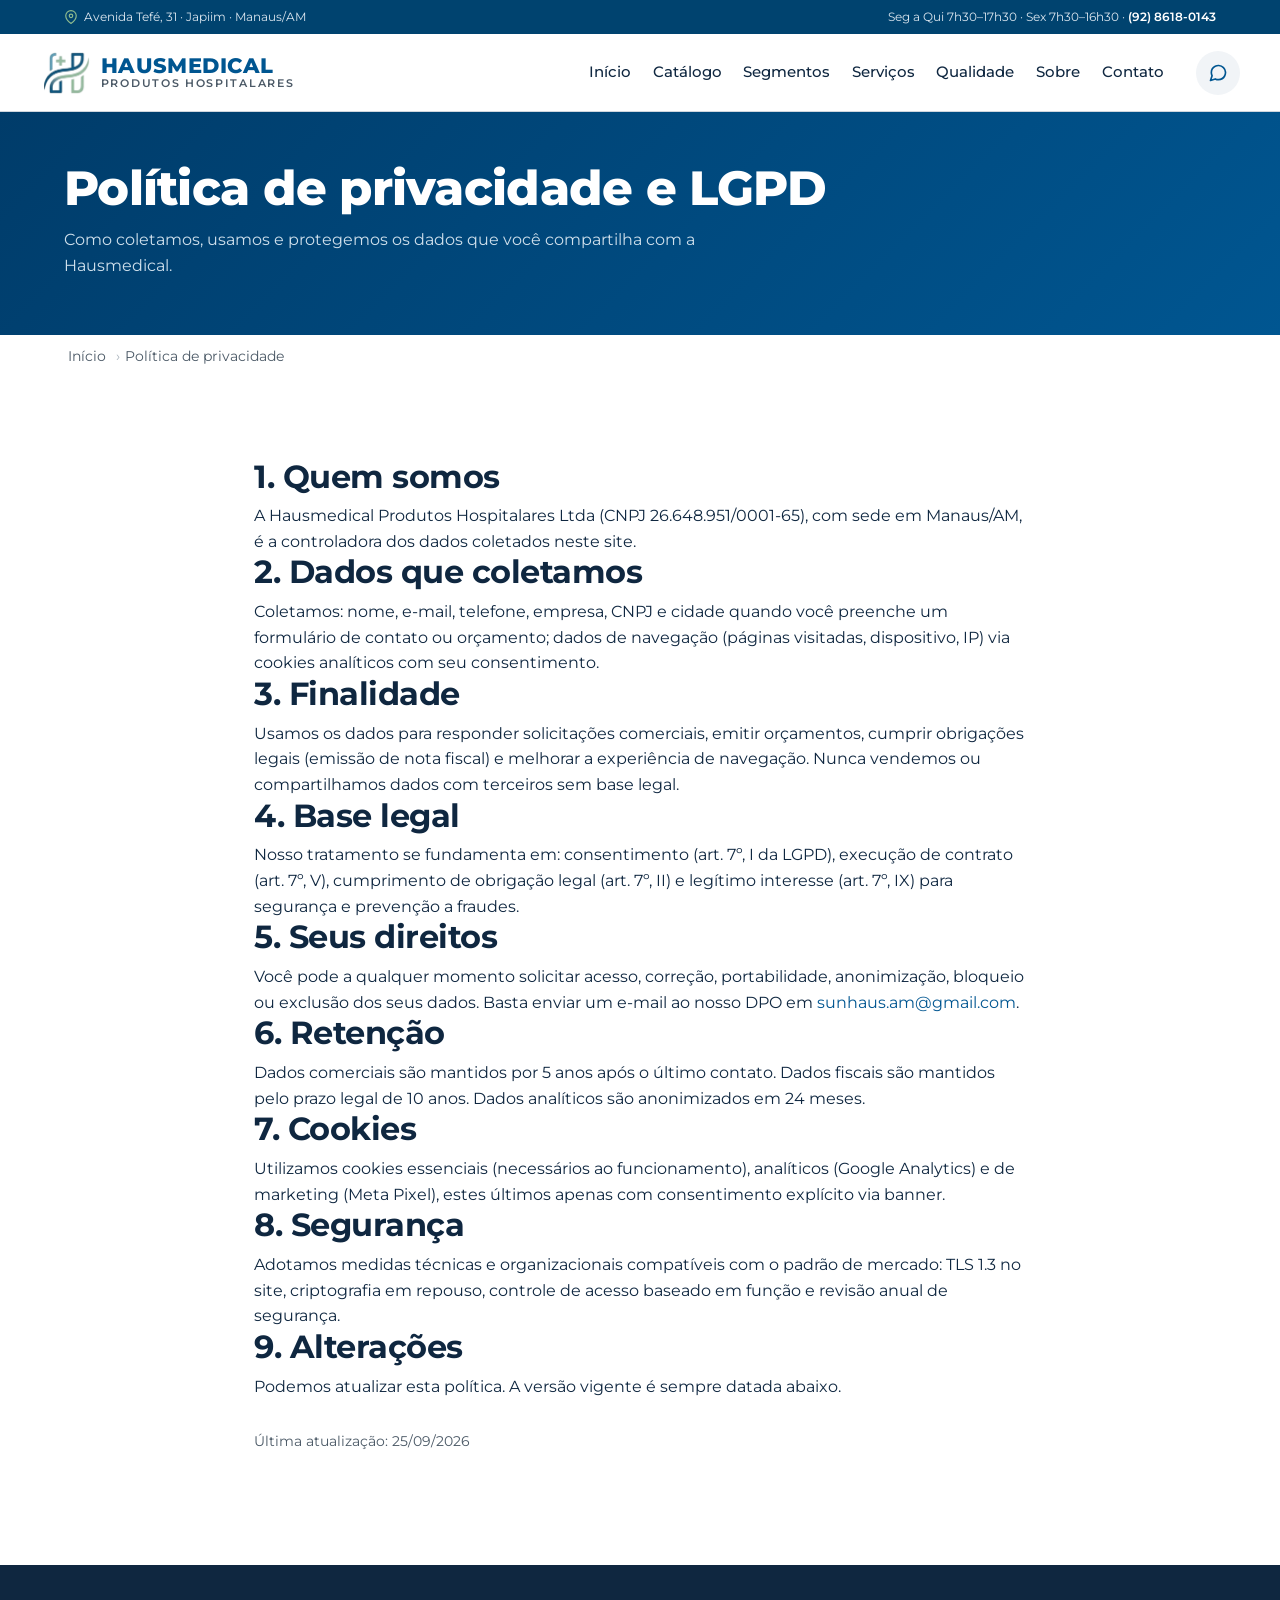
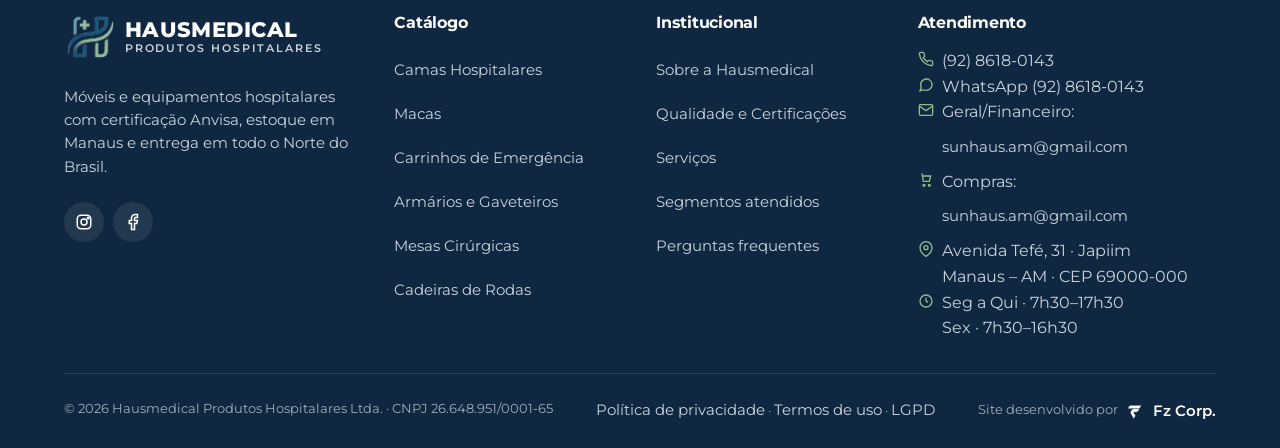
<file: politica-privacidade.html>
<!doctype html>
<html lang="pt-BR">
<head>
<meta charset="utf-8">
<meta name="viewport" content="width=device-width,initial-scale=1">
<title>Política de privacidade e LGPD — Hausmedical</title>
<meta name="description" content="Como a Hausmedical trata dados pessoais conforme a Lei Geral de Proteção de Dados (LGPD).">
<link rel="preconnect" href="https://fonts.googleapis.com">
<link rel="preconnect" href="https://fonts.gstatic.com" crossorigin>
<link href="https://fonts.googleapis.com/css2?family=Montserrat:wght@400;500;600;700;800&display=swap" rel="stylesheet">
<link rel="stylesheet" href="assets/css/styles.css?v=13">
<link rel="icon" type="image/x-icon" href="assets/img/favicon.ico">
<link rel="icon" type="image/png" sizes="512x512" href="assets/img/favicon-512.png">
<link rel="apple-touch-icon" sizes="180x180" href="assets/img/apple-touch-icon.png">
</head>
<body>
<header class="site-header" id="site-header"></header>

<section class="page-hero">
  <div class="container">
    <h1>Política de privacidade e LGPD</h1>
    <p>Como coletamos, usamos e protegemos os dados que você compartilha com a Hausmedical.</p>
  </div>
</section>

<div class="container breadcrumb"><a href="index.html">Início</a><span class="sep">›</span>Política de privacidade</div>

<section class="section">
  <div class="container" style="max-width:820px;color:var(--color-ink);font-size:.95rem;line-height:1.7">
    <h2>1. Quem somos</h2>
    <p style="color:inherit">A Hausmedical Produtos Hospitalares Ltda (CNPJ 26.648.951/0001-65), com sede em Manaus/AM, é a controladora dos dados coletados neste site.</p>
    <h2>2. Dados que coletamos</h2>
    <p style="color:inherit">Coletamos: nome, e-mail, telefone, empresa, CNPJ e cidade quando você preenche um formulário de contato ou orçamento; dados de navegação (páginas visitadas, dispositivo, IP) via cookies analíticos com seu consentimento.</p>
    <h2>3. Finalidade</h2>
    <p style="color:inherit">Usamos os dados para responder solicitações comerciais, emitir orçamentos, cumprir obrigações legais (emissão de nota fiscal) e melhorar a experiência de navegação. Nunca vendemos ou compartilhamos dados com terceiros sem base legal.</p>
    <h2>4. Base legal</h2>
    <p style="color:inherit">Nosso tratamento se fundamenta em: consentimento (art. 7º, I da LGPD), execução de contrato (art. 7º, V), cumprimento de obrigação legal (art. 7º, II) e legítimo interesse (art. 7º, IX) para segurança e prevenção a fraudes.</p>
    <h2>5. Seus direitos</h2>
    <p style="color:inherit">Você pode a qualquer momento solicitar acesso, correção, portabilidade, anonimização, bloqueio ou exclusão dos seus dados. Basta enviar um e-mail ao nosso DPO em <a href="mailto:sunhaus.am@gmail.com">sunhaus.am@gmail.com</a>.</p>
    <h2>6. Retenção</h2>
    <p style="color:inherit">Dados comerciais são mantidos por 5 anos após o último contato. Dados fiscais são mantidos pelo prazo legal de 10 anos. Dados analíticos são anonimizados em 24 meses.</p>
    <h2>7. Cookies</h2>
    <p style="color:inherit">Utilizamos cookies essenciais (necessários ao funcionamento), analíticos (Google Analytics) e de marketing (Meta Pixel), estes últimos apenas com consentimento explícito via banner.</p>
    <h2>8. Segurança</h2>
    <p style="color:inherit">Adotamos medidas técnicas e organizacionais compatíveis com o padrão de mercado: TLS 1.3 no site, criptografia em repouso, controle de acesso baseado em função e revisão anual de segurança.</p>
    <h2>9. Alterações</h2>
    <p style="color:inherit">Podemos atualizar esta política. A versão vigente é sempre datada abaixo.</p>
    <p style="color:var(--color-muted);margin-top:2rem;font-size:.85rem">Última atualização: 25/09/2026</p>
  </div>
</section>

<footer class="site-footer" id="site-footer"></footer>
<script src="assets/js/products.js?v=8"></script>
<script src="assets/js/partials.js?v=6"></script>
<script src="assets/js/main.js?v=9"></script>
</body>
</html>
</file>
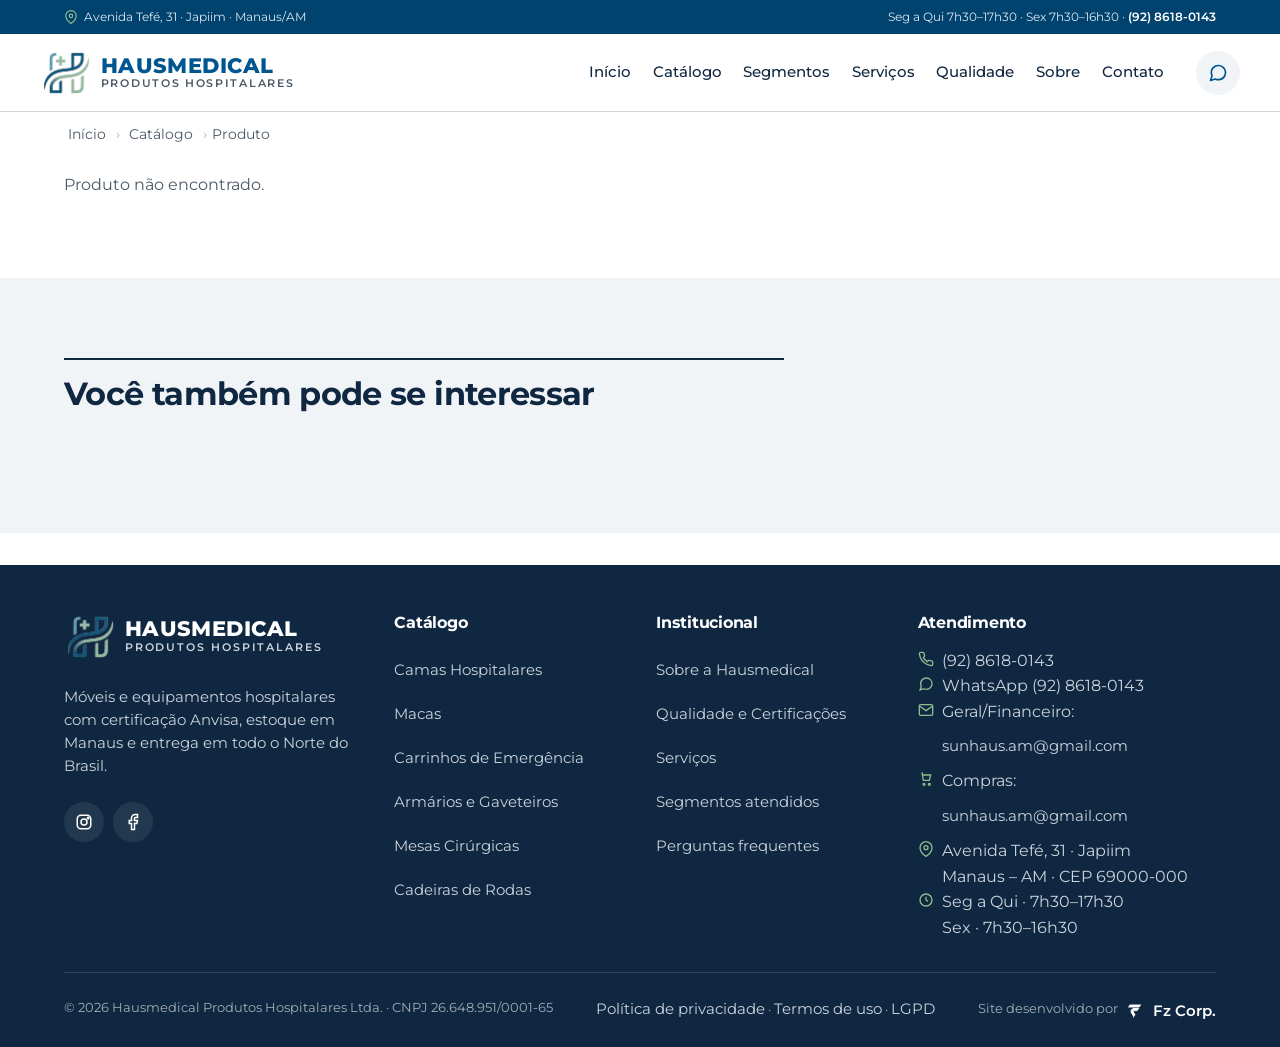
<file: produto.html>
﻿<!doctype html>
<html lang="pt-BR">
<head>
<meta charset="utf-8">
<meta name="viewport" content="width=device-width,initial-scale=1">
<title>Produto — Hausmedical</title>
<meta name="description" content="Ficha técnica completa, certificação Anvisa e orçamento em 1 clique.">
<link rel="preconnect" href="https://fonts.googleapis.com">
<link rel="preconnect" href="https://fonts.gstatic.com" crossorigin>
<link href="https://fonts.googleapis.com/css2?family=Montserrat:wght@400;500;600;700;800&display=swap" rel="stylesheet">
<link rel="stylesheet" href="assets/css/styles.css?v=13">
<link rel="icon" type="image/x-icon" href="assets/img/favicon.ico">
<link rel="icon" type="image/png" sizes="512x512" href="assets/img/favicon-512.png">
<link rel="apple-touch-icon" sizes="180x180" href="assets/img/apple-touch-icon.png">
</head>
<body>
<header class="site-header" id="site-header"></header>

<div class="container breadcrumb">
  <a href="index.html">Início</a><span class="sep">›</span>
  <a href="produtos.html">Catálogo</a><span class="sep">›</span>
  <span id="crumb-product">Produto</span>
</div>

<section class="section" style="padding-top:1rem">
  <div class="container">
    <div id="product-detail" class="product-detail"></div>
  </div>
</section>

<section class="section section-alt">
  <div class="container">
    <div class="section-header">      <h2>Você também pode se interessar</h2>
    </div>
    <div id="related-grid" class="product-grid"></div>
  </div>
</section>

<footer class="site-footer" id="site-footer"></footer>
<script src="assets/js/products.js?v=8"></script>
<script src="assets/js/partials.js?v=6"></script>
<script src="assets/js/main.js?v=9"></script>
</body>
</html>
</file>
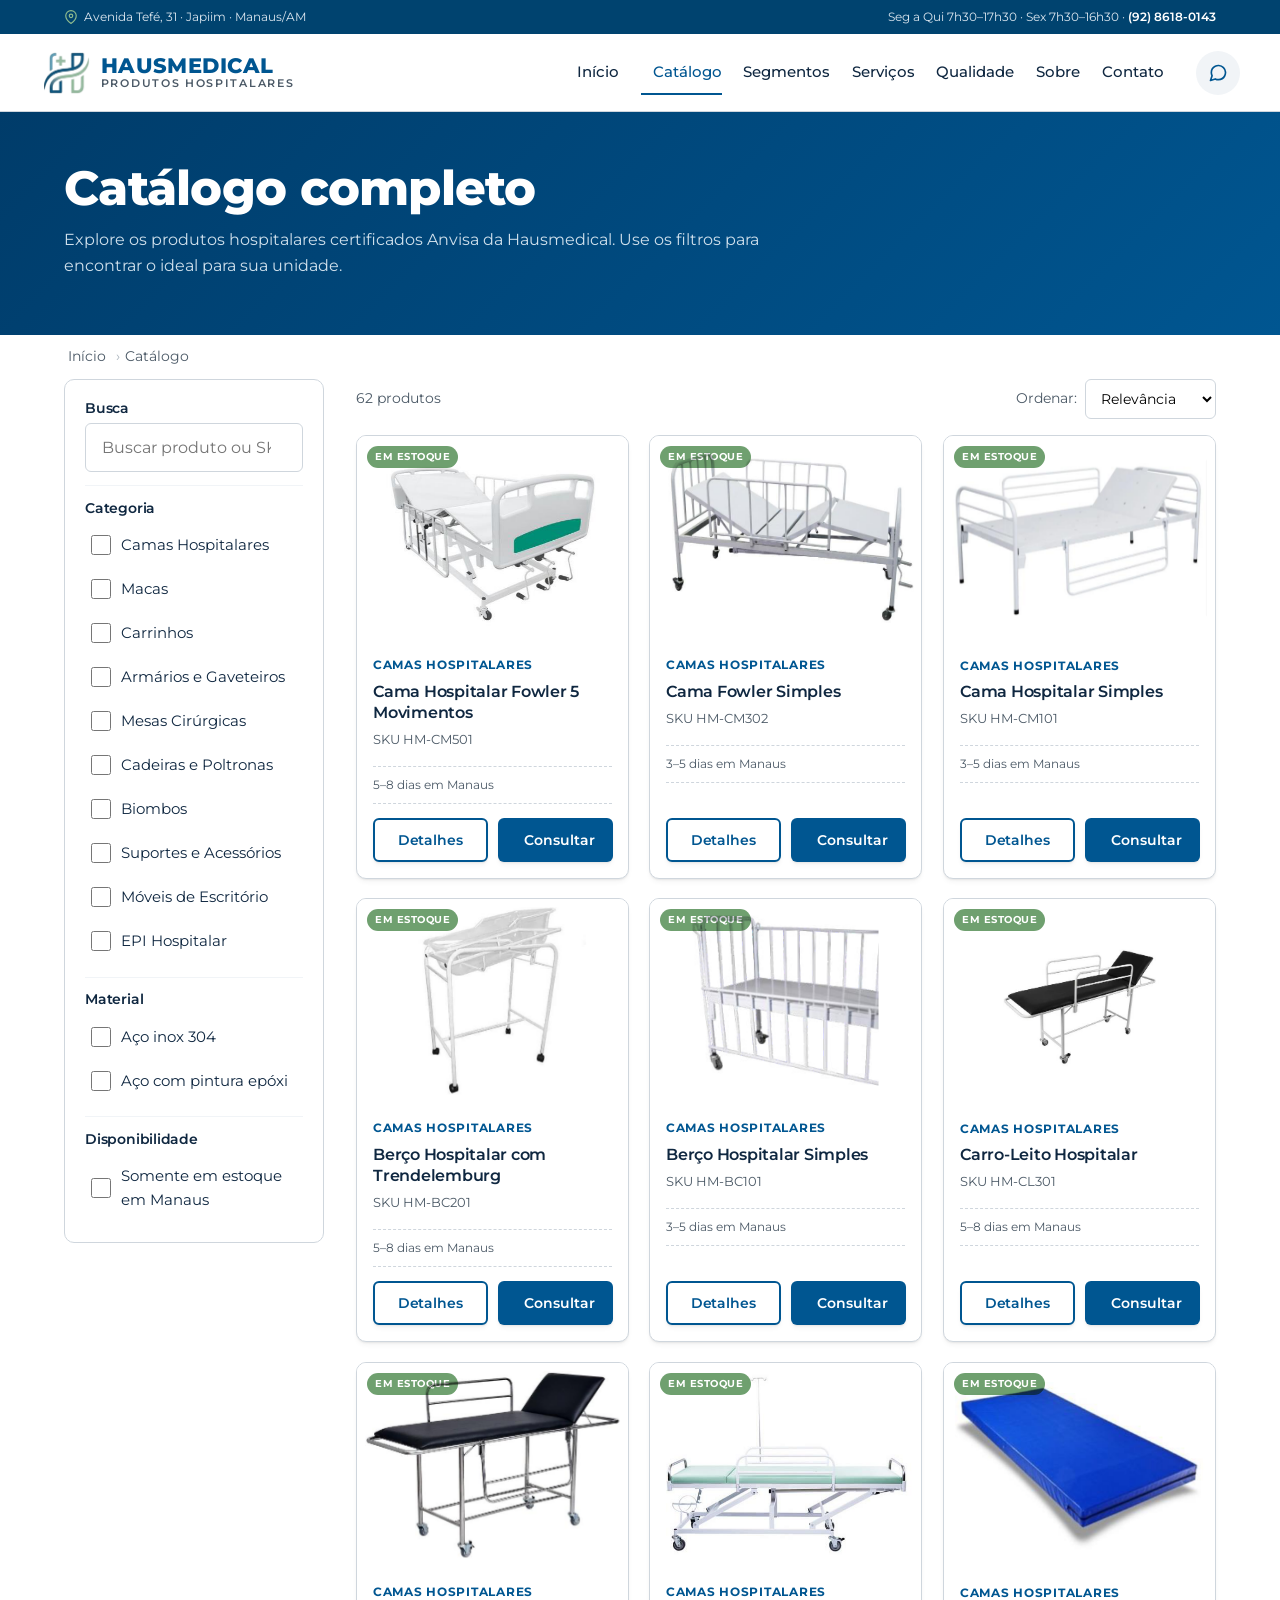
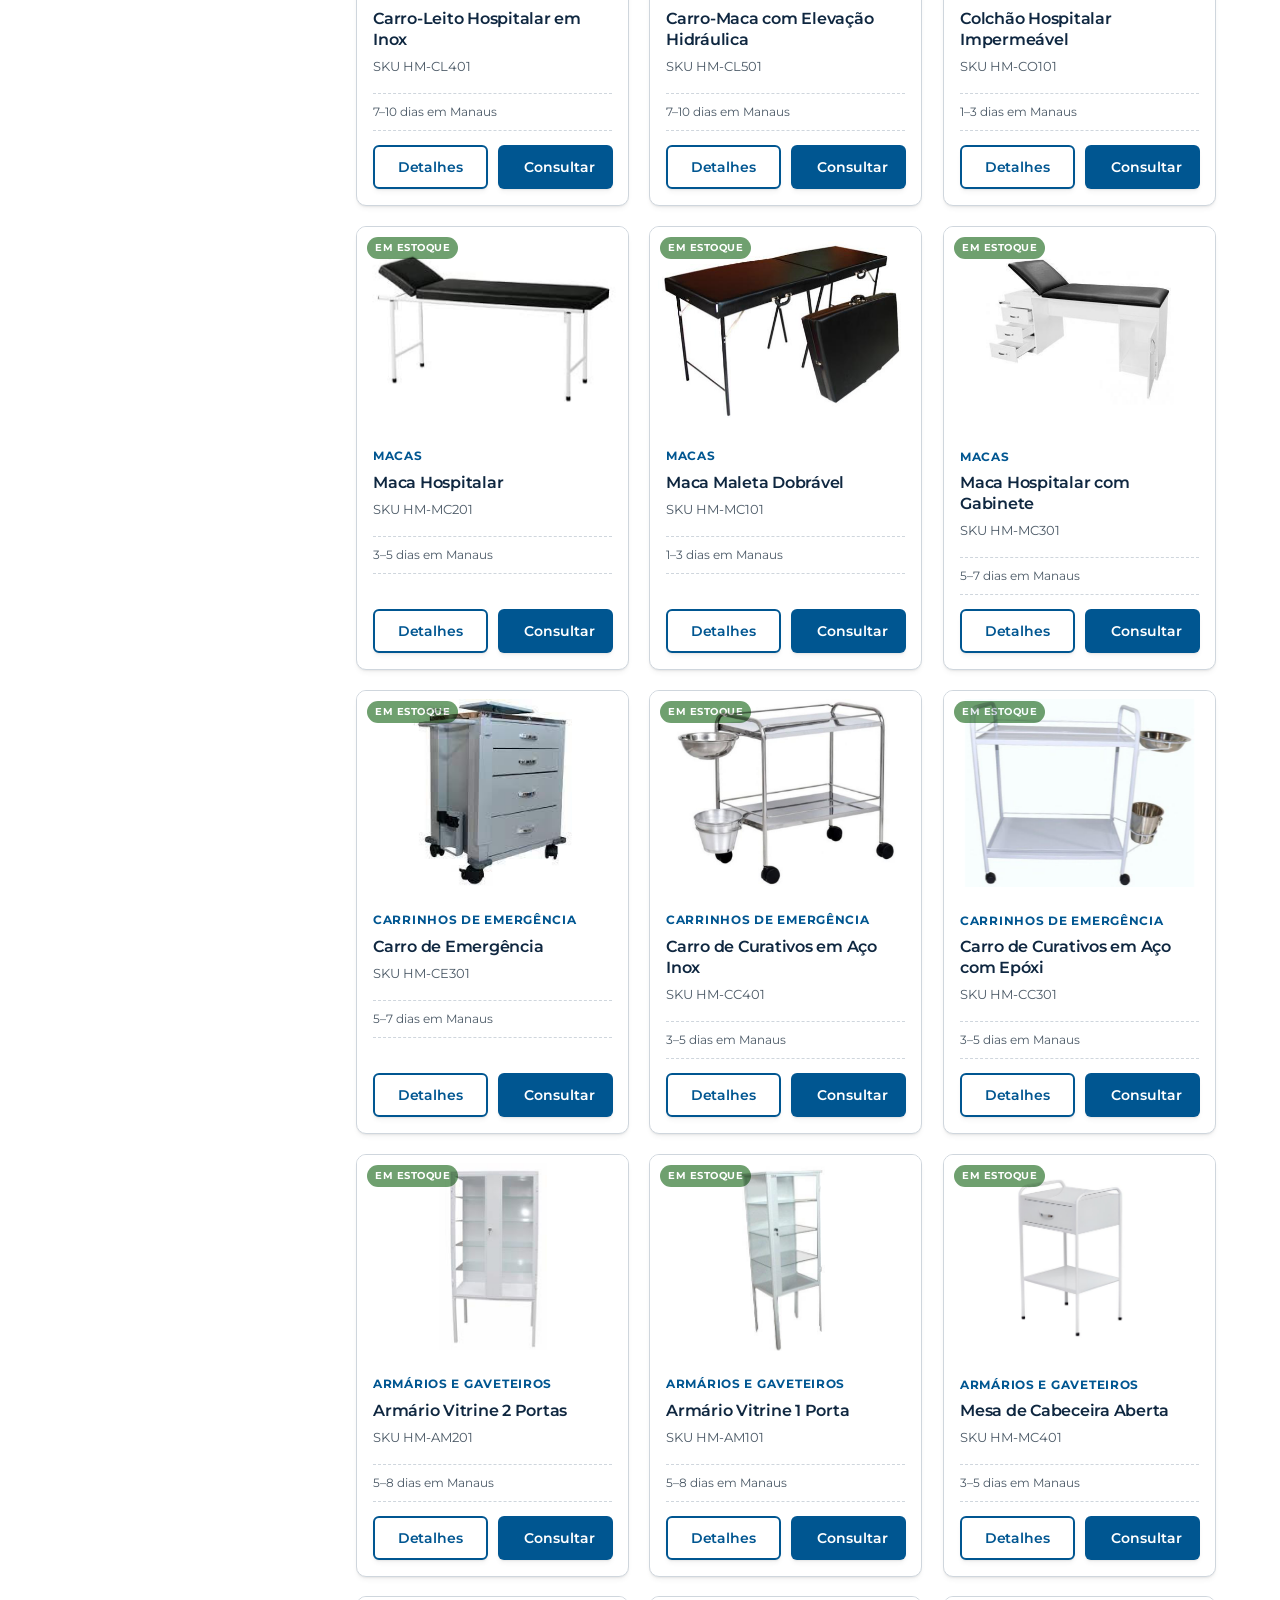
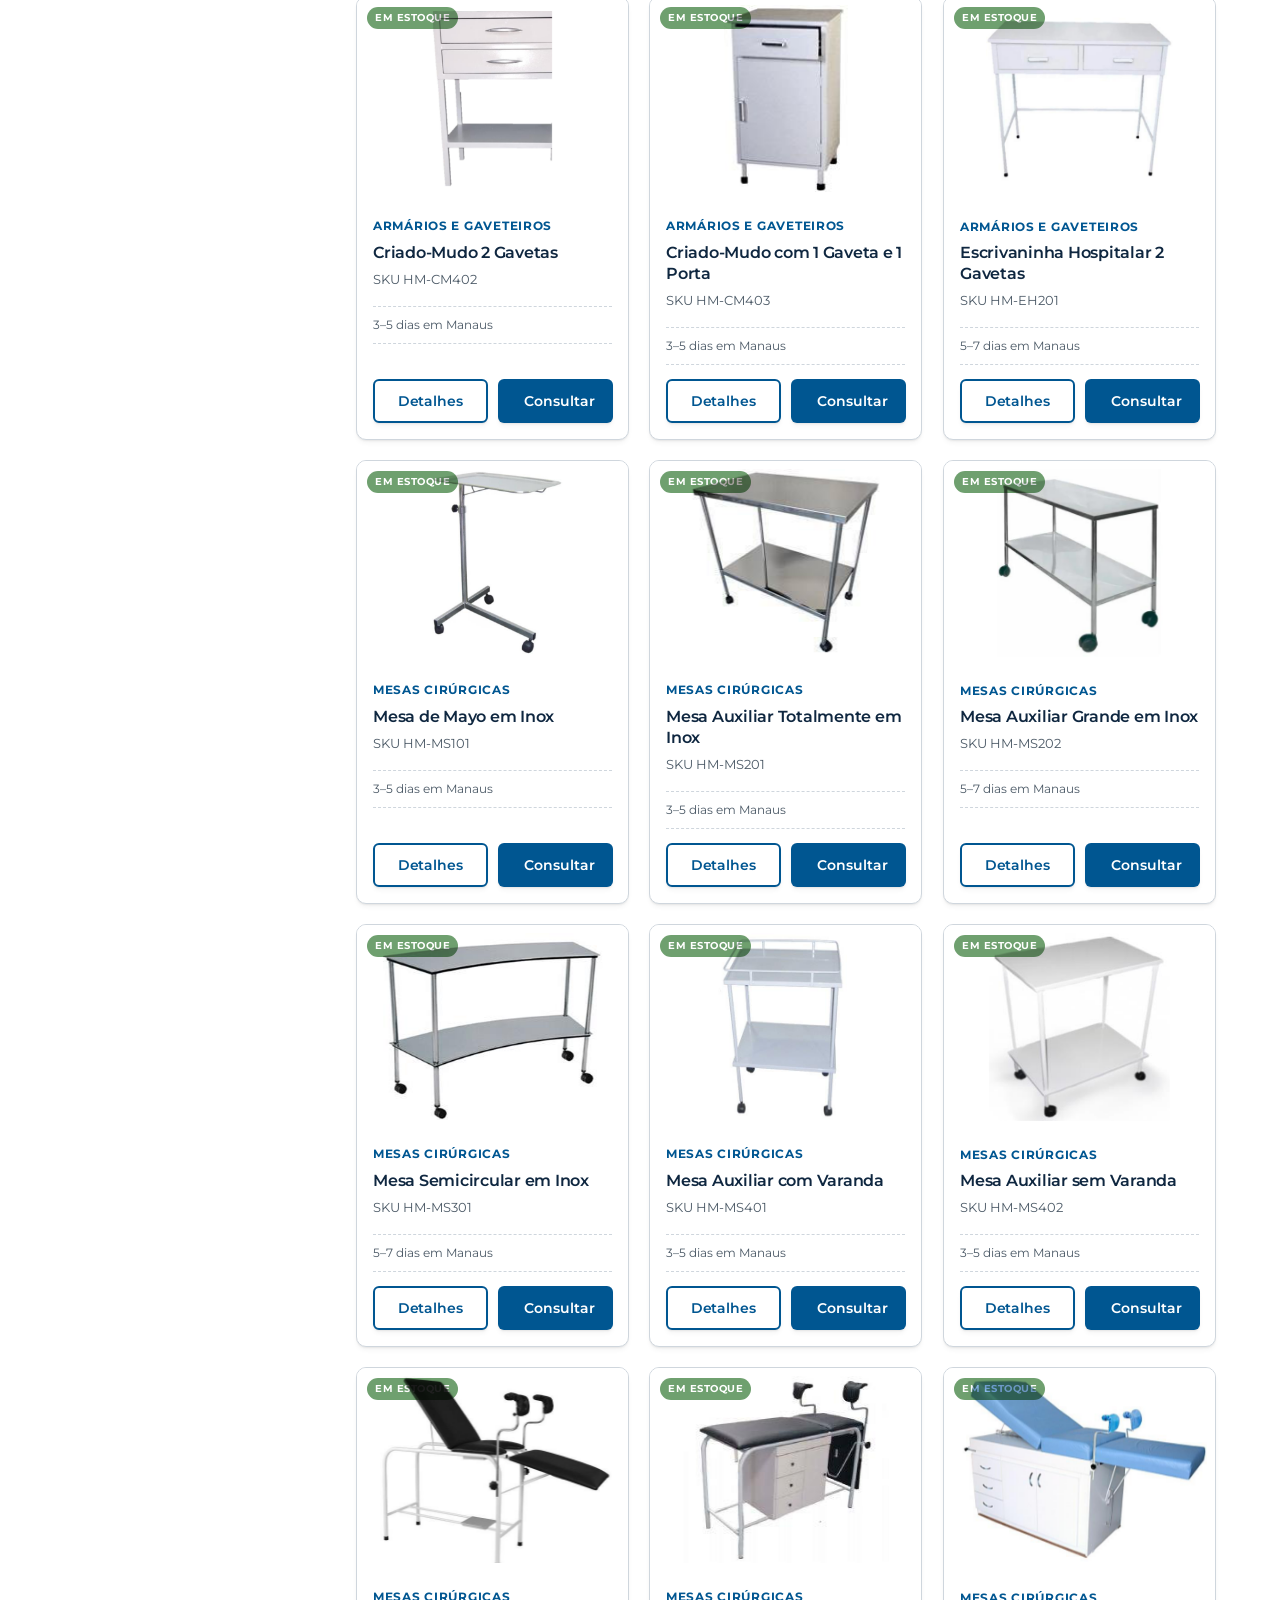
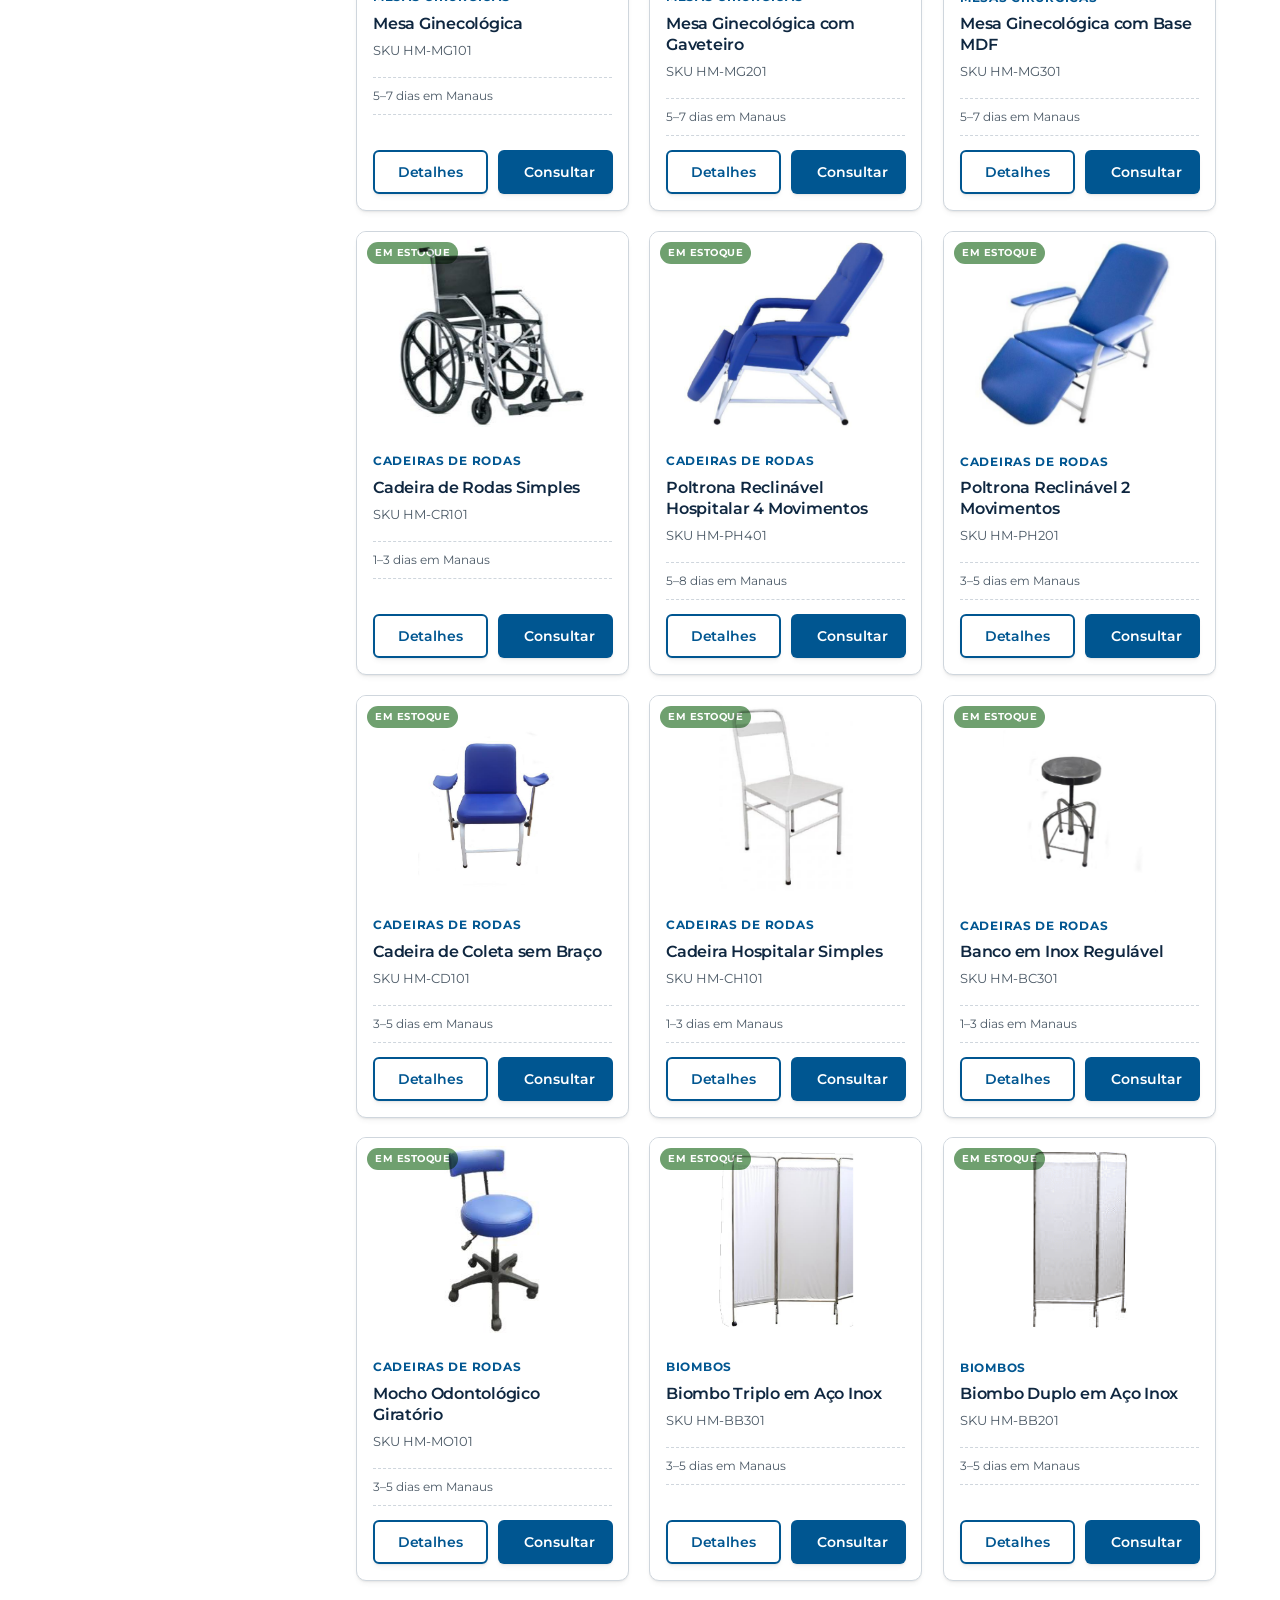
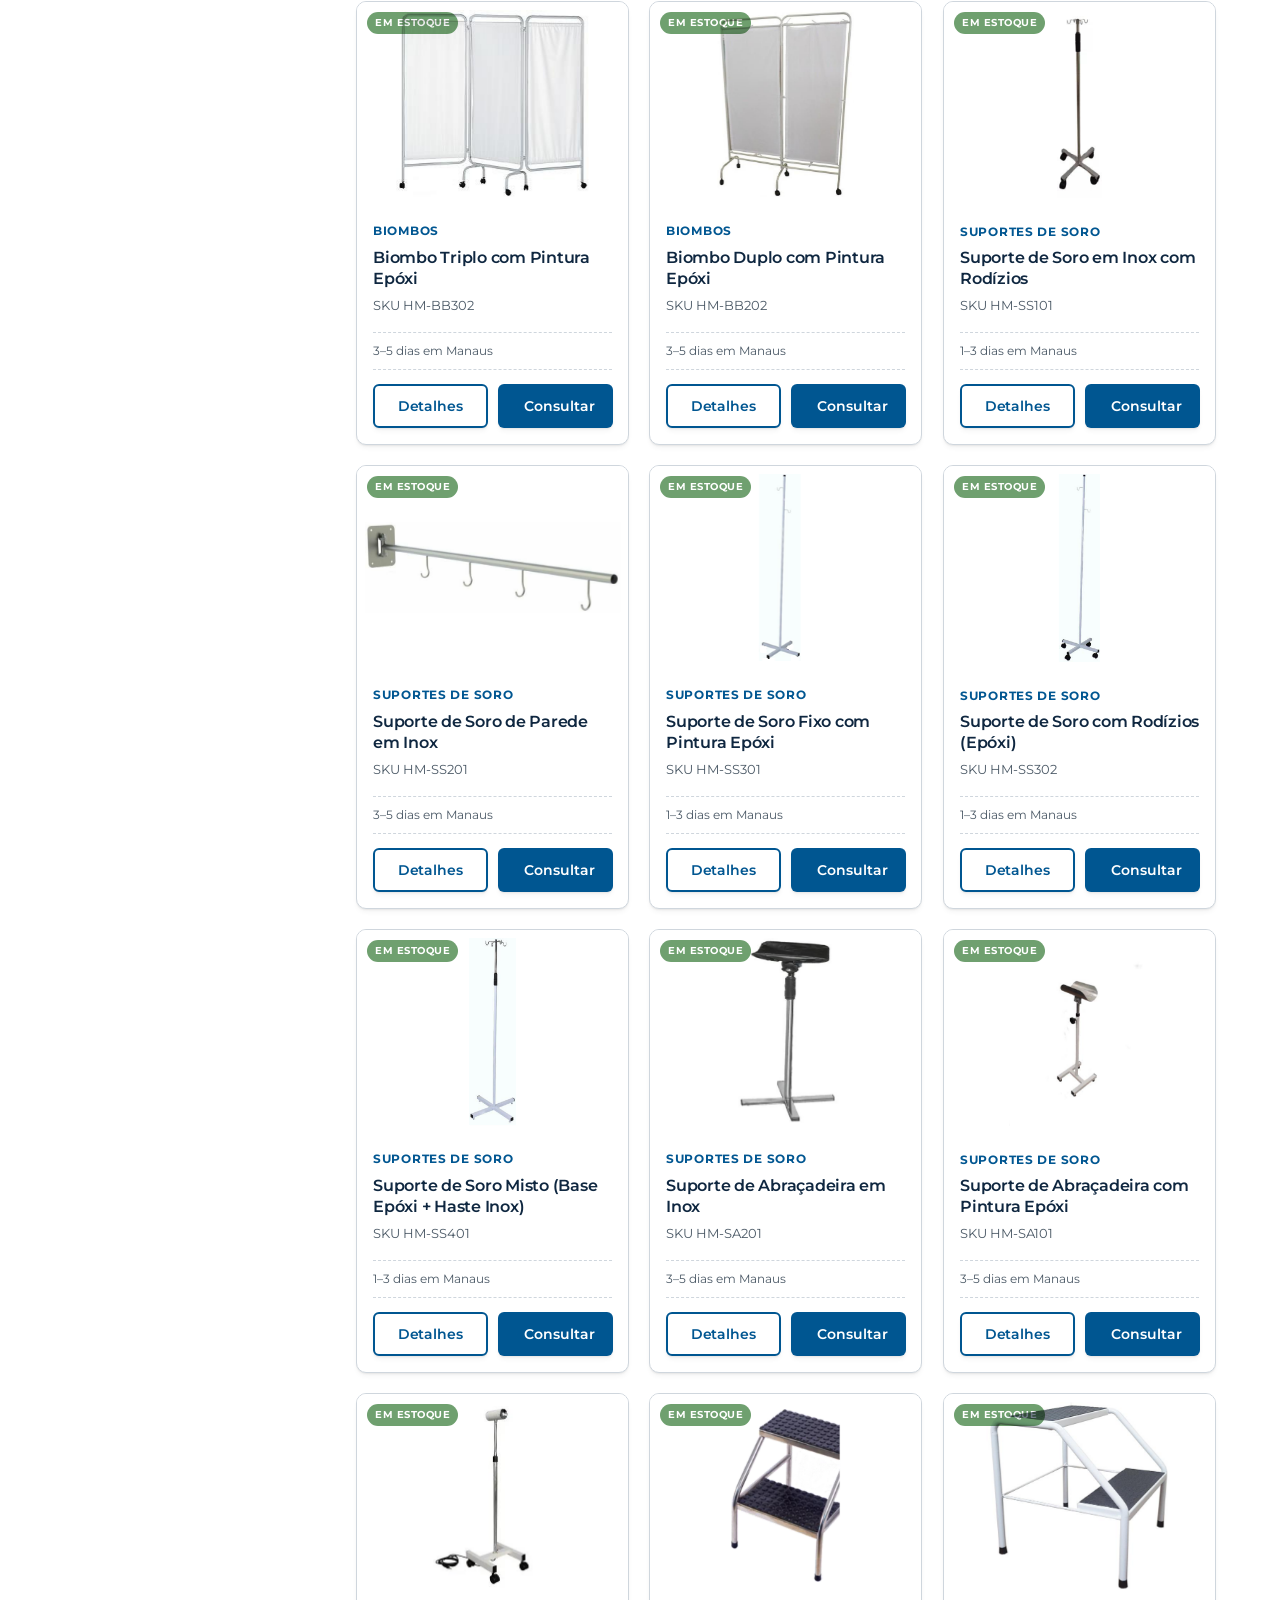
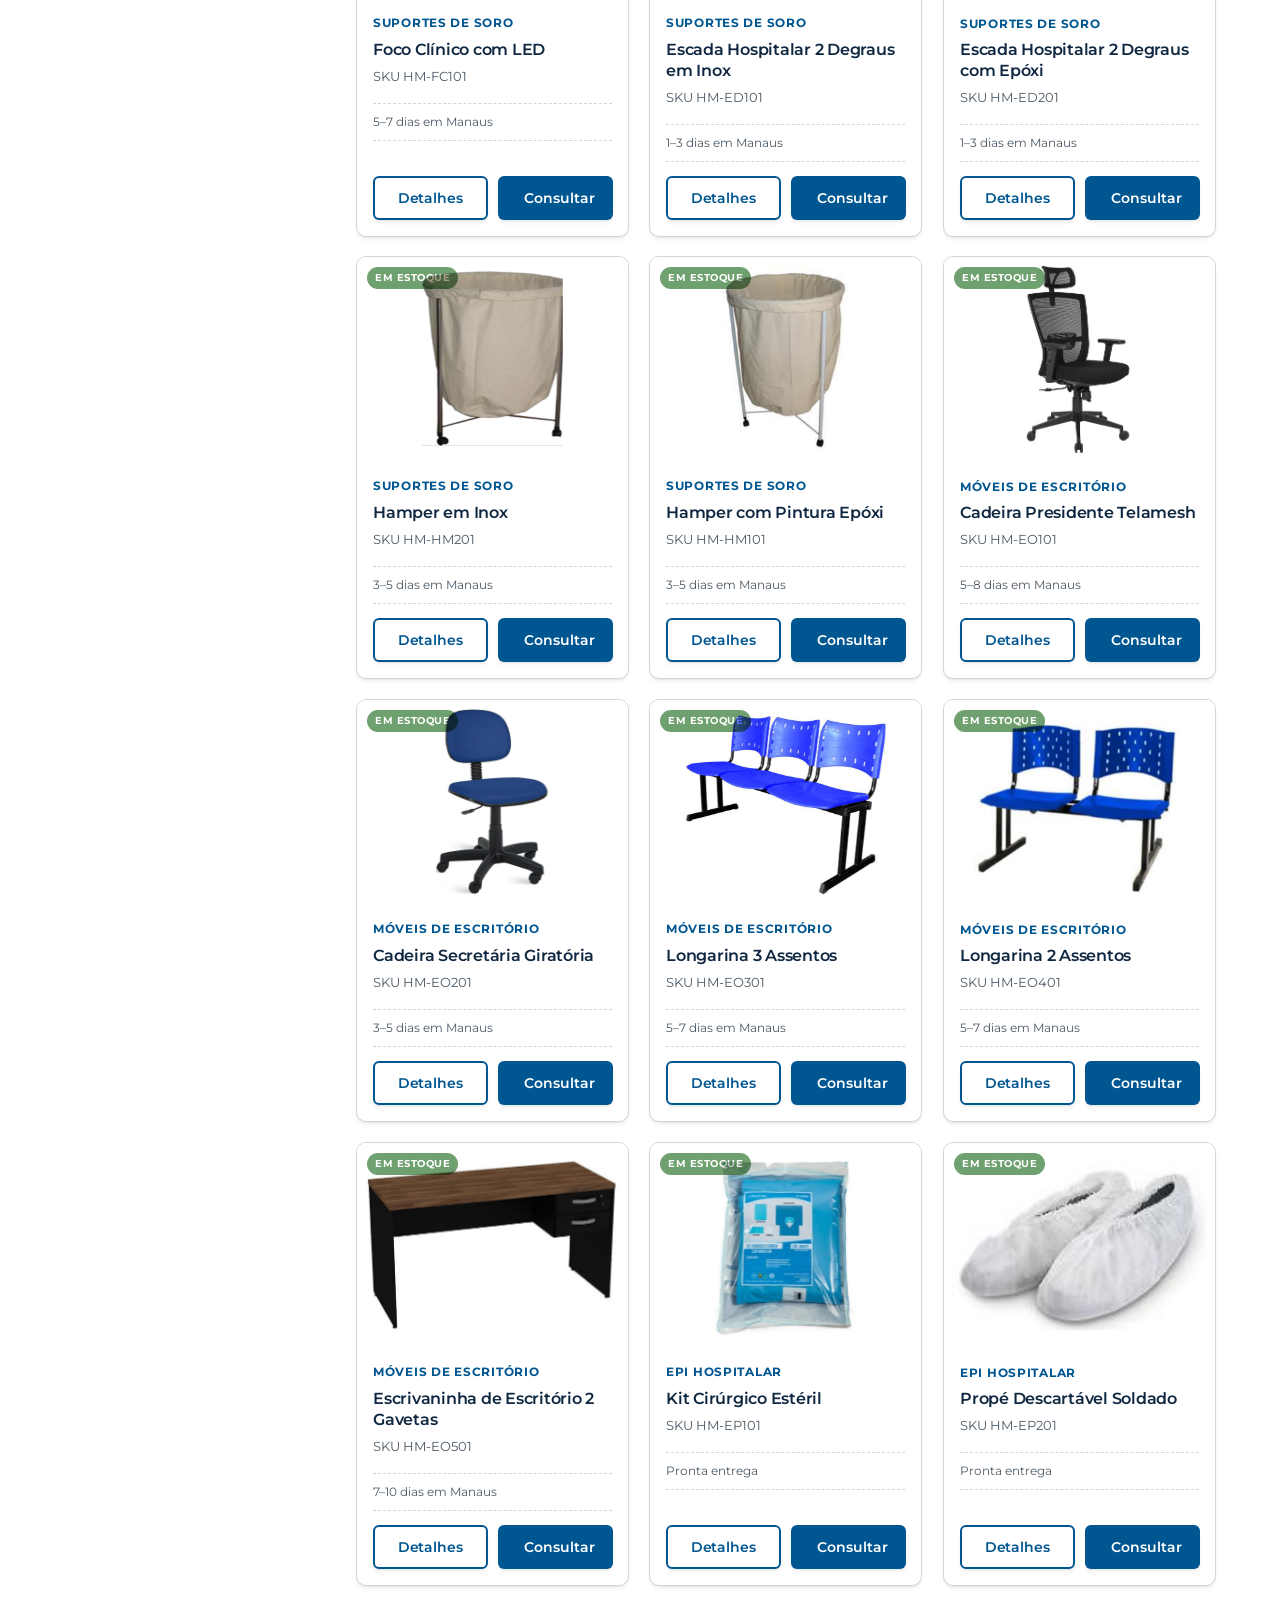
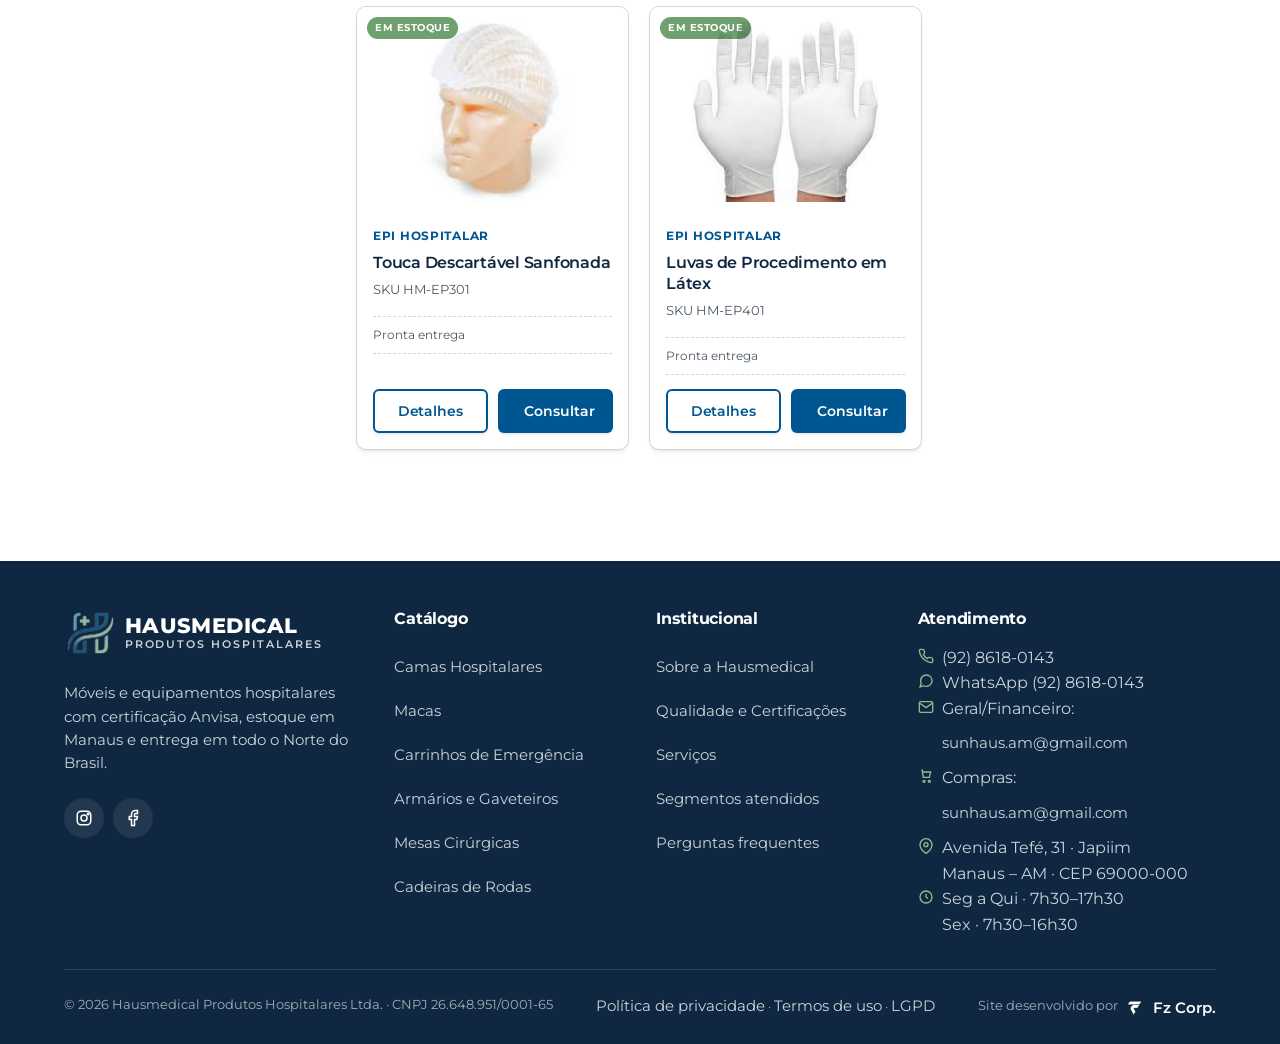
<file: produtos.html>
﻿<!doctype html>
<html lang="pt-BR">
<head>
<meta charset="utf-8">
<meta name="viewport" content="width=device-width,initial-scale=1">
<title>Catálogo de produtos hospitalares — Hausmedical</title>
<meta name="description" content="Móveis e equipamentos hospitalares com certificação Anvisa. Camas, macas, carrinhos, armários, mesas cirúrgicas e mais.">
<link rel="preconnect" href="https://fonts.googleapis.com">
<link rel="preconnect" href="https://fonts.gstatic.com" crossorigin>
<link href="https://fonts.googleapis.com/css2?family=Montserrat:wght@400;500;600;700;800&display=swap" rel="stylesheet">
<link rel="stylesheet" href="assets/css/styles.css?v=13">
<link rel="icon" type="image/x-icon" href="assets/img/favicon.ico">
<link rel="icon" type="image/png" sizes="512x512" href="assets/img/favicon-512.png">
<link rel="apple-touch-icon" sizes="180x180" href="assets/img/apple-touch-icon.png">
</head>
<body>
<header class="site-header" id="site-header"></header>

<section class="page-hero">
  <div class="container">
    <h1>Catálogo completo</h1>
    <p>Explore os produtos hospitalares certificados Anvisa da Hausmedical. Use os filtros para encontrar o ideal para sua unidade.</p>
  </div>
</section>

<div class="container breadcrumb"><a href="index.html">Início</a><span class="sep">›</span>Catálogo</div>

<section class="section" style="padding-top:0">
  <div class="container">
    <div class="catalog-layout">
      <aside class="filters" id="filters-panel" aria-label="Filtros de produto">
        <button type="button" class="filters-toggle" onclick="document.getElementById('filters-panel').classList.toggle('open')">Filtrar produtos</button>
        <div class="filters-body">
        <h4>Busca</h4>
        <input id="search-input" type="search" placeholder="Buscar produto ou SKU">
        <h4>Categoria</h4>
        <label><input type="checkbox" name="cat" value="camas"> Camas Hospitalares</label>
        <label><input type="checkbox" name="cat" value="macas"> Macas</label>
        <label><input type="checkbox" name="cat" value="carrinhos"> Carrinhos</label>
        <label><input type="checkbox" name="cat" value="armarios"> Armários e Gaveteiros</label>
        <label><input type="checkbox" name="cat" value="mesas"> Mesas Cirúrgicas</label>
        <label><input type="checkbox" name="cat" value="cadeiras"> Cadeiras e Poltronas</label>
        <label><input type="checkbox" name="cat" value="biombos"> Biombos</label>
        <label><input type="checkbox" name="cat" value="suportes"> Suportes e Acessórios</label>
        <label><input type="checkbox" name="cat" value="escritorio"> Móveis de Escritório</label>
        <label><input type="checkbox" name="cat" value="epi"> EPI Hospitalar</label>
        <h4>Material</h4>
        <label><input type="checkbox" name="material" value="inox"> Aço inox 304</label>
        <label><input type="checkbox" name="material" value="aco-epoxi"> Aço com pintura epóxi</label>
        <h4>Disponibilidade</h4>
        <label><input type="checkbox" id="filter-stock"> Somente em estoque em Manaus</label>
        </div>
      </aside>
      <div>
        <div class="catalog-toolbar">
          <span id="result-count" style="color:var(--color-muted);font-size:.9rem"></span>
          <div style="display:flex;align-items:center;gap:.5rem">
            <label style="font-size:.85rem;color:var(--color-muted)">Ordenar:</label>
            <select id="sort-select">
              <option value="relevance">Relevância</option>
              <option value="name">Nome (A–Z)</option>
              <option value="prazo">Menor prazo</option>
            </select>
          </div>
        </div>
        <div id="product-grid" class="product-grid"></div>
      </div>
    </div>
  </div>
</section>

<footer class="site-footer" id="site-footer"></footer>
<script src="assets/js/products.js?v=8"></script>
<script src="assets/js/partials.js?v=6"></script>
<script src="assets/js/main.js?v=9"></script>
</body>
</html>
</file>
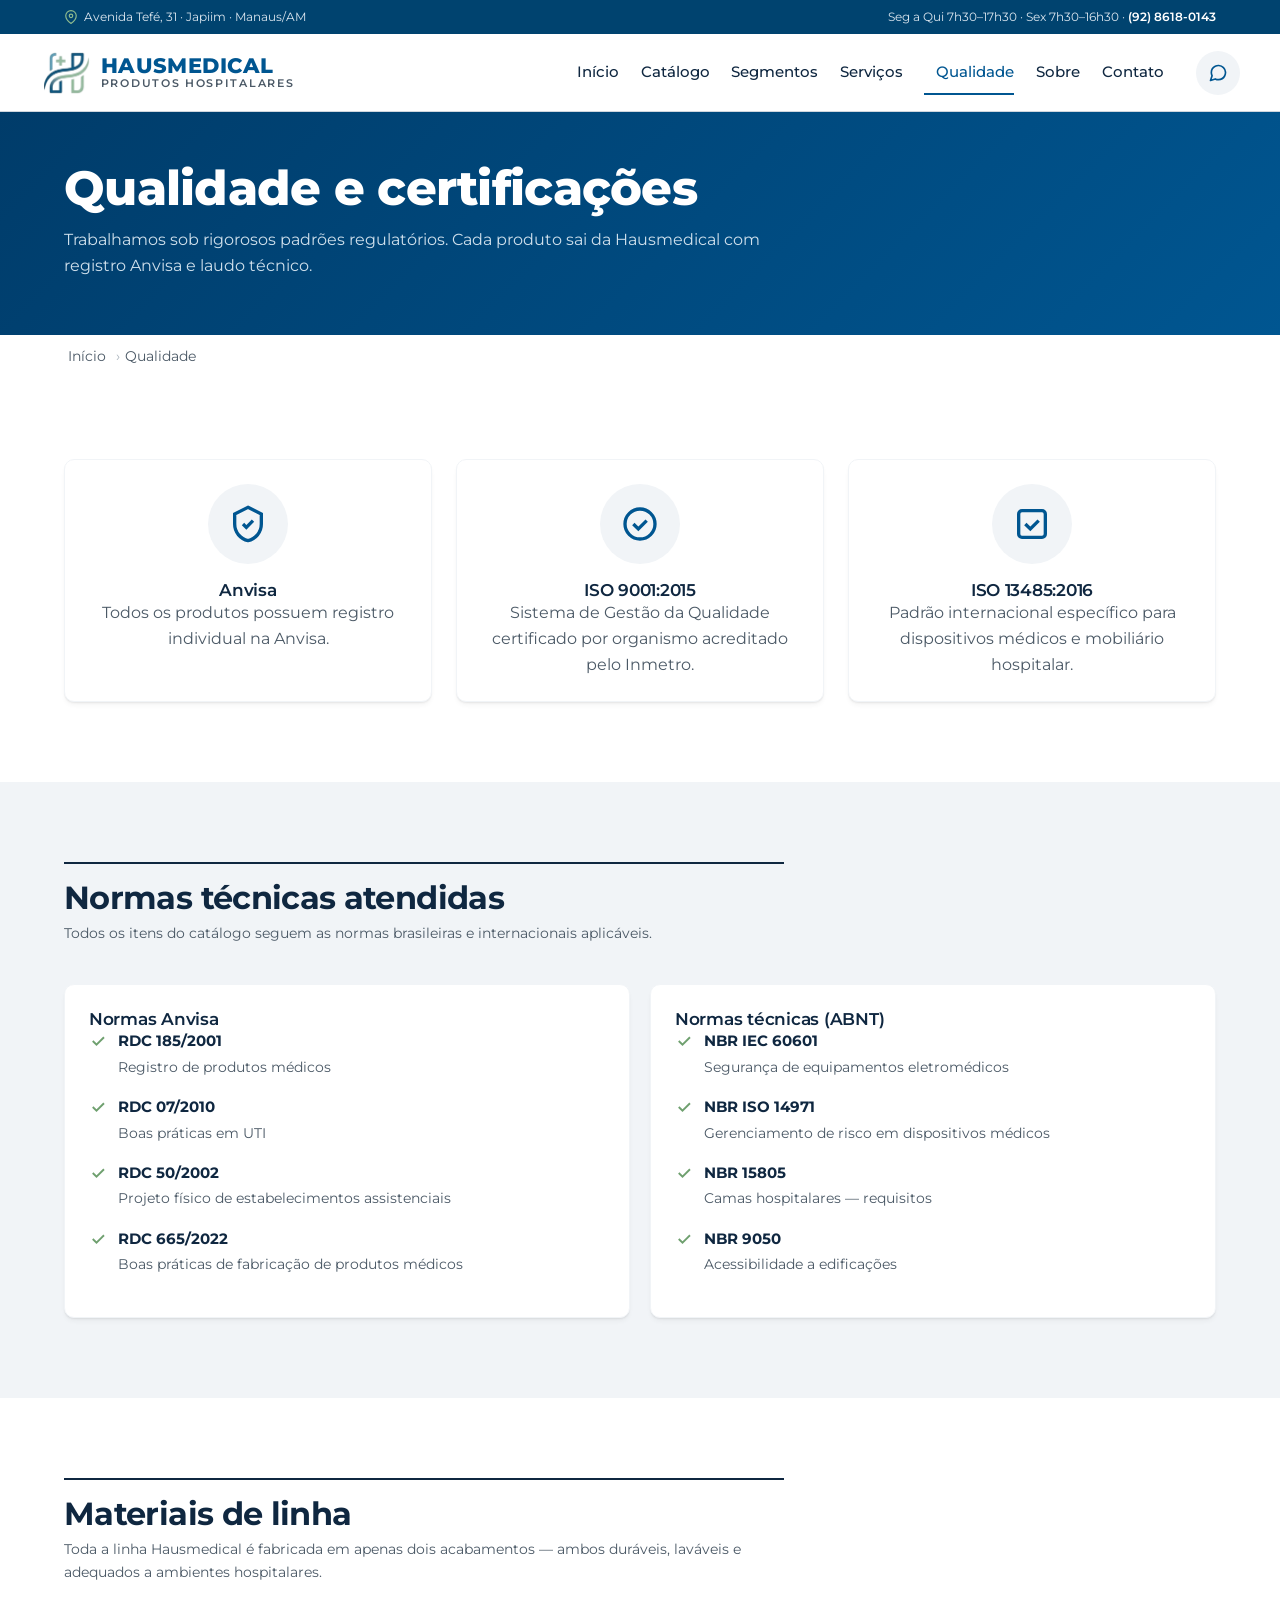
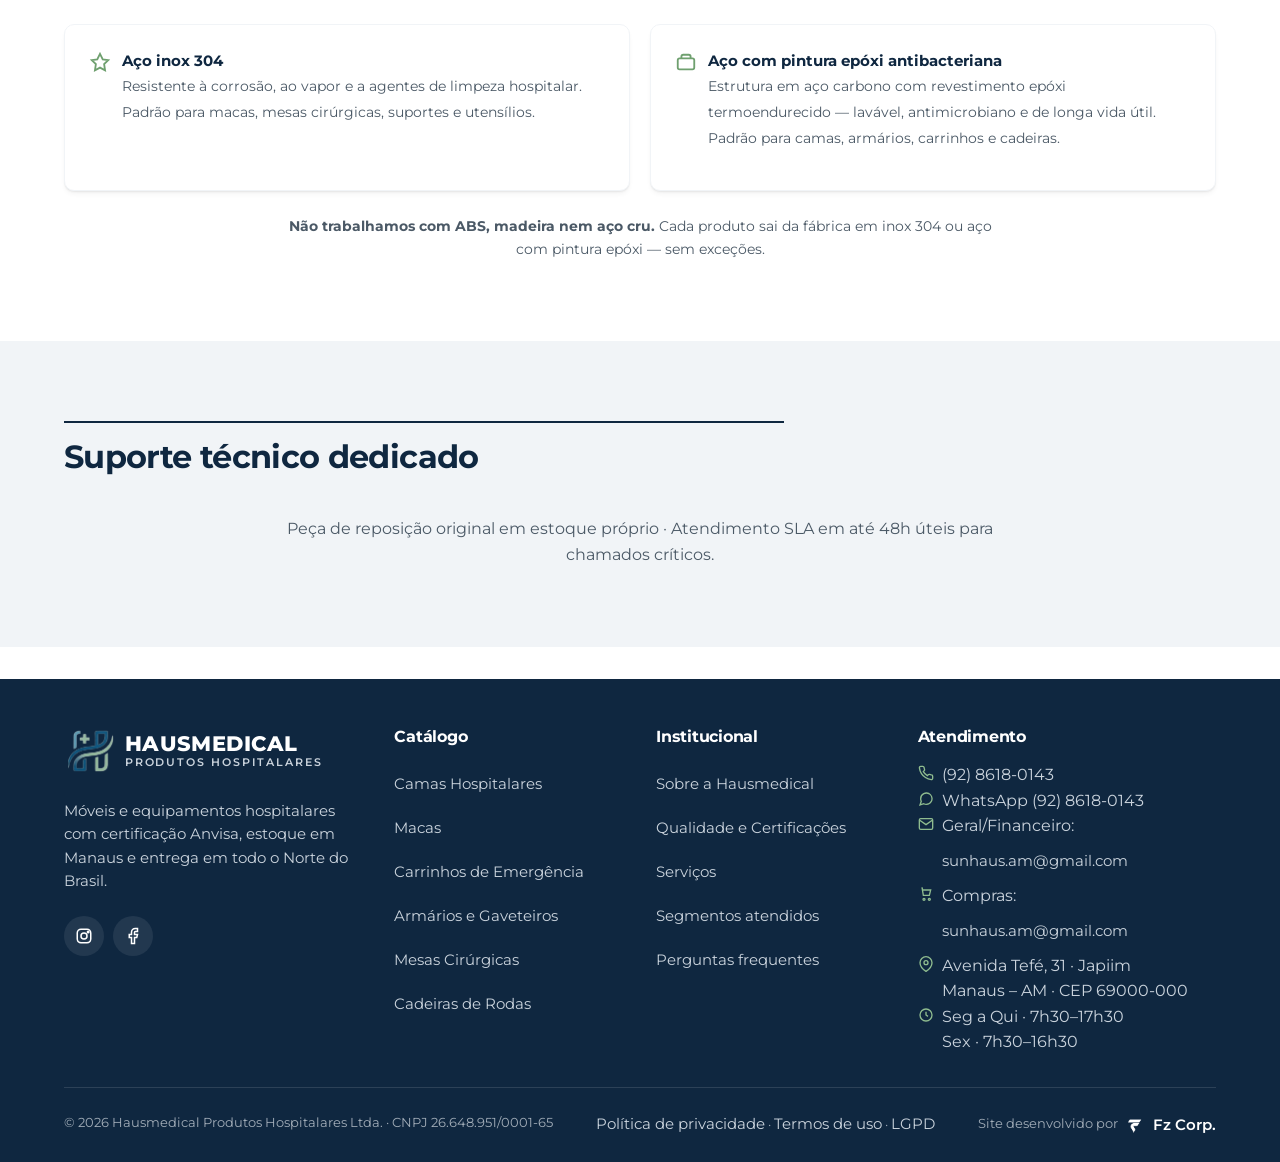
<file: qualidade.html>
﻿<!doctype html>
<html lang="pt-BR">
<head>
<meta charset="utf-8">
<meta name="viewport" content="width=device-width,initial-scale=1">
<title>Qualidade e Certificações — Hausmedical</title>
<meta name="description" content="Certificação Anvisa, ISO 9001 e ISO 13485. Todos os nossos produtos possuem registro válido e rastreável.">
<link rel="preconnect" href="https://fonts.googleapis.com">
<link rel="preconnect" href="https://fonts.gstatic.com" crossorigin>
<link href="https://fonts.googleapis.com/css2?family=Montserrat:wght@400;500;600;700;800&display=swap" rel="stylesheet">
<link rel="stylesheet" href="assets/css/styles.css?v=13">
<link rel="icon" type="image/x-icon" href="assets/img/favicon.ico">
<link rel="icon" type="image/png" sizes="512x512" href="assets/img/favicon-512.png">
<link rel="apple-touch-icon" sizes="180x180" href="assets/img/apple-touch-icon.png">
</head>
<body>
<header class="site-header" id="site-header"></header>

<section class="page-hero">
  <div class="container">
    <h1>Qualidade e certificações</h1>
    <p>Trabalhamos sob rigorosos padrões regulatórios. Cada produto sai da Hausmedical com registro Anvisa e laudo técnico.</p>
  </div>
</section>

<div class="container breadcrumb"><a href="index.html">Início</a><span class="sep">›</span>Qualidade</div>

<section class="section">
  <div class="container">
    <div class="card-grid-3">
      <div class="card" style="text-align:center">
        <div style="width:80px;height:80px;background:var(--color-neutral-light);border-radius:50%;margin:0 auto 1rem;display:flex;align-items:center;justify-content:center;color:var(--color-primary)"><svg width="40" height="40" viewBox="0 0 24 24" fill="none" stroke="currentColor" stroke-width="2"><path d="M12 2l8 4v6c0 5-3.5 9-8 10-4.5-1-8-5-8-10V6l8-4z"/><path d="M9 12l2 2 4-4"/></svg></div>
        <h3>Anvisa</h3>
        <p>Todos os produtos possuem registro individual na Anvisa.</p>
      </div>
      <div class="card" style="text-align:center">
        <div style="width:80px;height:80px;background:var(--color-neutral-light);border-radius:50%;margin:0 auto 1rem;display:flex;align-items:center;justify-content:center;color:var(--color-primary)"><svg width="40" height="40" viewBox="0 0 24 24" fill="none" stroke="currentColor" stroke-width="2"><circle cx="12" cy="12" r="9"/><path d="M8 12l3 3 5-5"/></svg></div>
        <h3>ISO 9001:2015</h3>
        <p>Sistema de Gestão da Qualidade certificado por organismo acreditado pelo Inmetro.</p>
      </div>
      <div class="card" style="text-align:center">
        <div style="width:80px;height:80px;background:var(--color-neutral-light);border-radius:50%;margin:0 auto 1rem;display:flex;align-items:center;justify-content:center;color:var(--color-primary)"><svg width="40" height="40" viewBox="0 0 24 24" fill="none" stroke="currentColor" stroke-width="2"><rect x="4" y="4" width="16" height="16" rx="2"/><path d="M8 12l3 3 5-5"/></svg></div>
        <h3>ISO 13485:2016</h3>
        <p>Padrão internacional específico para dispositivos médicos e mobiliário hospitalar.</p>
      </div>
    </div>
  </div>
</section>

<section class="section section-alt">
  <div class="container">
    <div class="section-header">      <h2>Normas técnicas atendidas</h2>
      <p>Todos os itens do catálogo seguem as normas brasileiras e internacionais aplicáveis.</p>
    </div>
    <div class="card-grid-2">
      <div class="card">
        <h3>Normas Anvisa</h3>
        <div class="icon-bullet"><svg width="18" height="18" viewBox="0 0 24 24" fill="none" stroke="currentColor" stroke-width="2.5"><polyline points="5 12 10 17 20 7"/></svg><div><strong>RDC 185/2001</strong><span>Registro de produtos médicos</span></div></div>
        <div class="icon-bullet"><svg width="18" height="18" viewBox="0 0 24 24" fill="none" stroke="currentColor" stroke-width="2.5"><polyline points="5 12 10 17 20 7"/></svg><div><strong>RDC 07/2010</strong><span>Boas práticas em UTI</span></div></div>
        <div class="icon-bullet"><svg width="18" height="18" viewBox="0 0 24 24" fill="none" stroke="currentColor" stroke-width="2.5"><polyline points="5 12 10 17 20 7"/></svg><div><strong>RDC 50/2002</strong><span>Projeto físico de estabelecimentos assistenciais</span></div></div>
        <div class="icon-bullet"><svg width="18" height="18" viewBox="0 0 24 24" fill="none" stroke="currentColor" stroke-width="2.5"><polyline points="5 12 10 17 20 7"/></svg><div><strong>RDC 665/2022</strong><span>Boas práticas de fabricação de produtos médicos</span></div></div>
      </div>
      <div class="card">
        <h3>Normas técnicas (ABNT)</h3>
        <div class="icon-bullet"><svg width="18" height="18" viewBox="0 0 24 24" fill="none" stroke="currentColor" stroke-width="2.5"><polyline points="5 12 10 17 20 7"/></svg><div><strong>NBR IEC 60601</strong><span>Segurança de equipamentos eletromédicos</span></div></div>
        <div class="icon-bullet"><svg width="18" height="18" viewBox="0 0 24 24" fill="none" stroke="currentColor" stroke-width="2.5"><polyline points="5 12 10 17 20 7"/></svg><div><strong>NBR ISO 14971</strong><span>Gerenciamento de risco em dispositivos médicos</span></div></div>
        <div class="icon-bullet"><svg width="18" height="18" viewBox="0 0 24 24" fill="none" stroke="currentColor" stroke-width="2.5"><polyline points="5 12 10 17 20 7"/></svg><div><strong>NBR 15805</strong><span>Camas hospitalares — requisitos</span></div></div>
        <div class="icon-bullet"><svg width="18" height="18" viewBox="0 0 24 24" fill="none" stroke="currentColor" stroke-width="2.5"><polyline points="5 12 10 17 20 7"/></svg><div><strong>NBR 9050</strong><span>Acessibilidade a edificações</span></div></div>
      </div>
    </div>
  </div>
</section>

<section class="section">
  <div class="container">
    <div class="section-header">      <h2>Materiais de linha</h2>
      <p>Toda a linha Hausmedical é fabricada em apenas dois acabamentos — ambos duráveis, laváveis e adequados a ambientes hospitalares.</p>
    </div>
    <div class="card-grid-2">
      <div class="card">
        <div class="icon-bullet"><svg width="22" height="22" viewBox="0 0 24 24" fill="none" stroke="currentColor" stroke-width="2"><path d="M12 2l3 6 6 .9-4.5 4.4 1 6.7L12 17l-5.5 3 1-6.7L3 8.9 9 8z"/></svg><div><strong>Aço inox 304</strong><span>Resistente à corrosão, ao vapor e a agentes de limpeza hospitalar. Padrão para macas, mesas cirúrgicas, suportes e utensílios.</span></div></div>
      </div>
      <div class="card">
        <div class="icon-bullet"><svg width="22" height="22" viewBox="0 0 24 24" fill="none" stroke="currentColor" stroke-width="2"><rect x="3" y="7" width="18" height="12" rx="2"/><path d="M7 7V5a2 2 0 0 1 2-2h6a2 2 0 0 1 2 2v2"/></svg><div><strong>Aço com pintura epóxi antibacteriana</strong><span>Estrutura em aço carbono com revestimento epóxi termoendurecido — lavável, antimicrobiano e de longa vida útil. Padrão para camas, armários, carrinhos e cadeiras.</span></div></div>
      </div>
    </div>
    <p class="text-center mt-2" style="color:var(--color-muted);max-width:720px;margin:1.5rem auto 0;font-size:.9rem"><strong>Não trabalhamos com ABS, madeira nem aço cru.</strong> Cada produto sai da fábrica em inox 304 ou aço com pintura epóxi — sem exceções.</p>
  </div>
</section>

<section class="section section-alt">
  <div class="container">
    <div class="section-header">      <h2>Suporte técnico dedicado</h2>
    </div>
    <p class="text-center" style="color:var(--color-muted);max-width:720px;margin:0 auto">Peça de reposição original em estoque próprio · Atendimento SLA em até 48h úteis para chamados críticos.</p>
  </div>
</section>

<footer class="site-footer" id="site-footer"></footer>
<script src="assets/js/products.js?v=8"></script>
<script src="assets/js/partials.js?v=6"></script>
<script src="assets/js/main.js?v=9"></script>
</body>
</html>
</file>
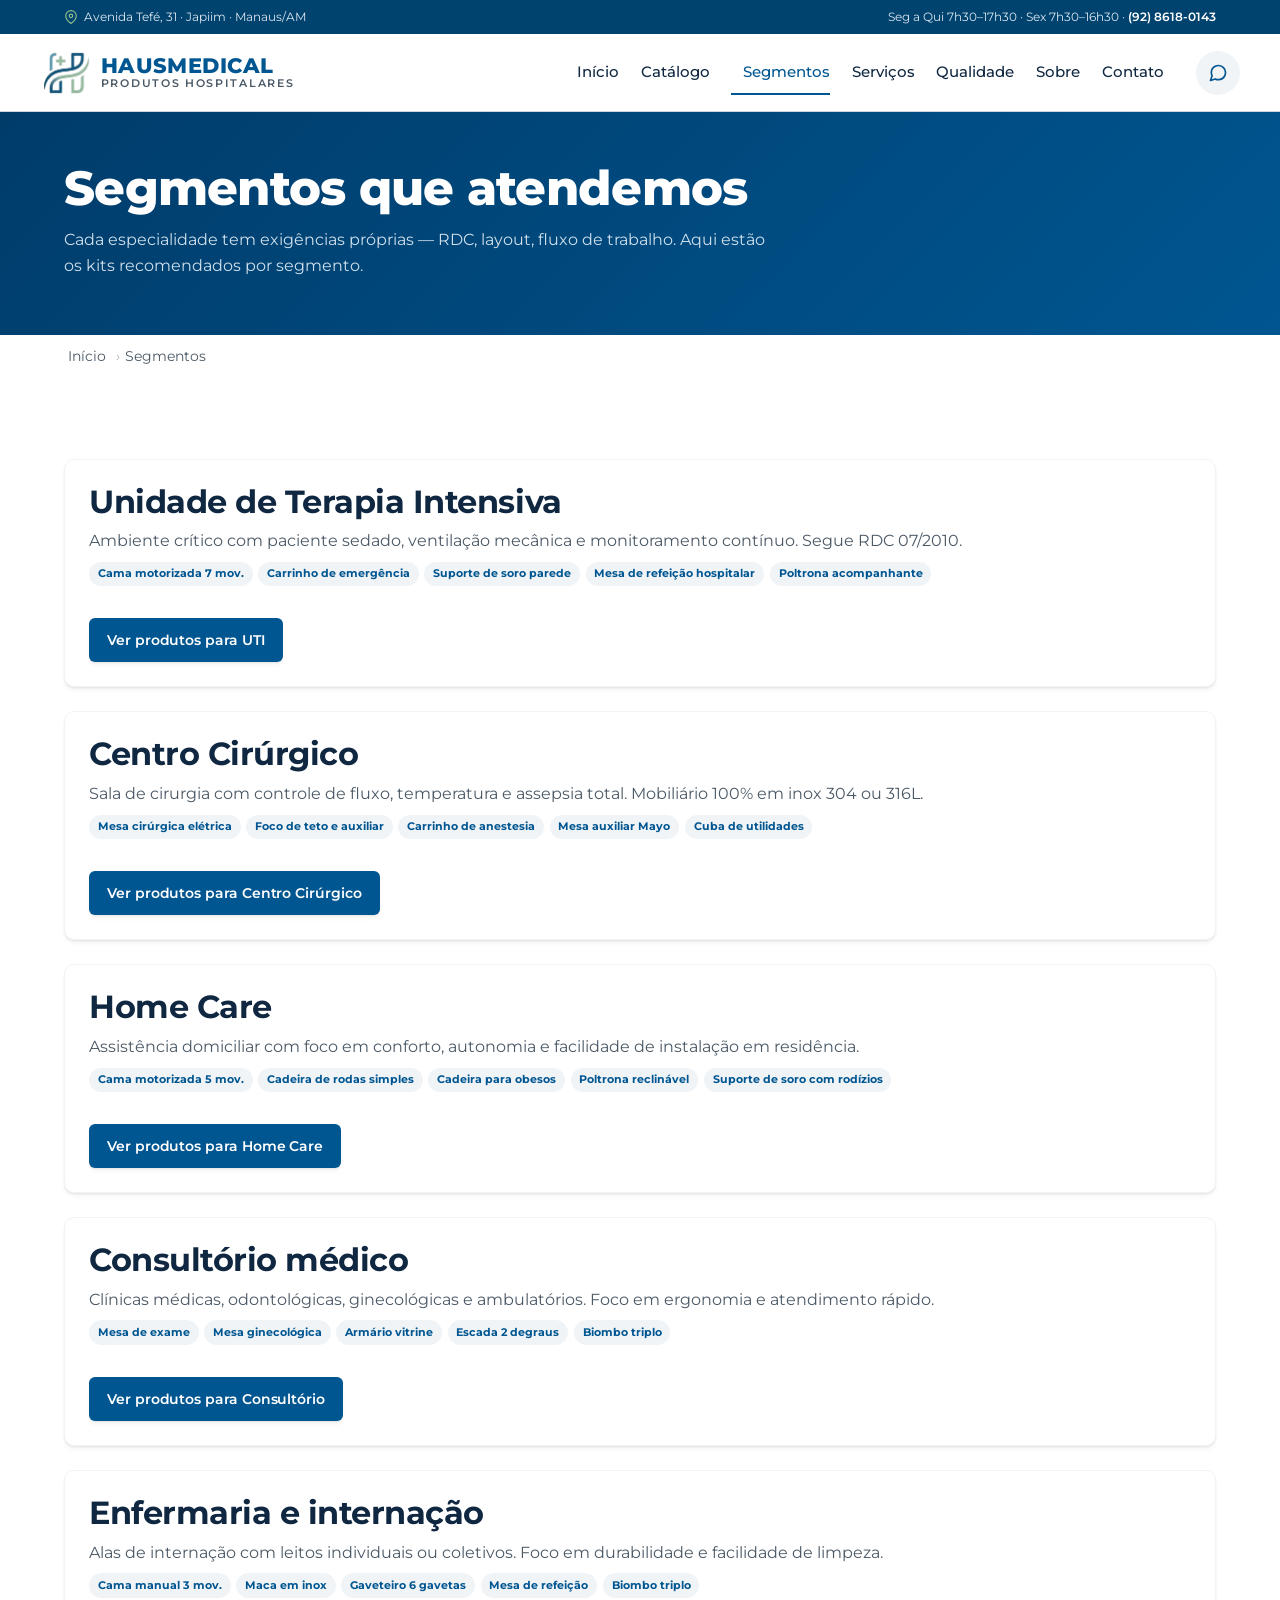
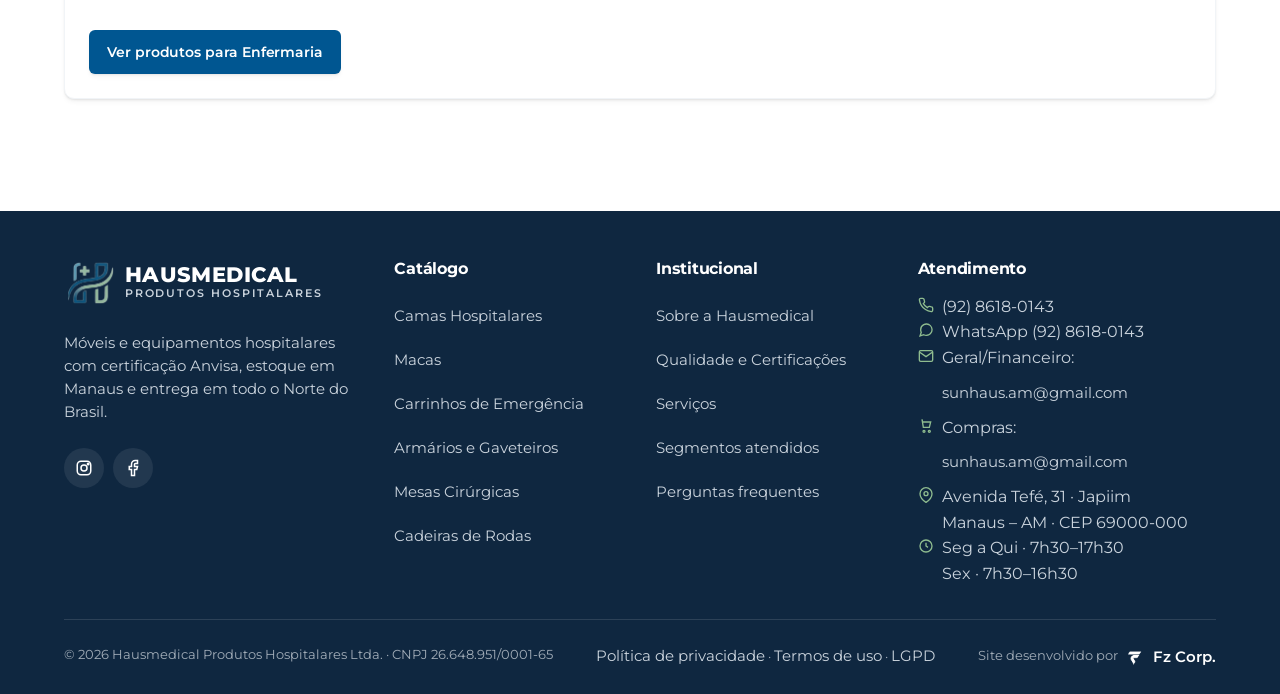
<file: segmentos.html>
﻿<!doctype html>
<html lang="pt-BR">
<head>
<meta charset="utf-8">
<meta name="viewport" content="width=device-width,initial-scale=1">
<title>Segmentos atendidos — Hausmedical</title>
<meta name="description" content="Kits e recomendações de mobiliário hospitalar por especialidade: UTI, Centro Cirúrgico, Home Care, Consultório e Enfermaria.">
<link rel="preconnect" href="https://fonts.googleapis.com">
<link rel="preconnect" href="https://fonts.gstatic.com" crossorigin>
<link href="https://fonts.googleapis.com/css2?family=Montserrat:wght@400;500;600;700;800&display=swap" rel="stylesheet">
<link rel="stylesheet" href="assets/css/styles.css?v=13">
<link rel="icon" type="image/x-icon" href="assets/img/favicon.ico">
<link rel="icon" type="image/png" sizes="512x512" href="assets/img/favicon-512.png">
<link rel="apple-touch-icon" sizes="180x180" href="assets/img/apple-touch-icon.png">
</head>
<body>
<header class="site-header" id="site-header"></header>

<section class="page-hero">
  <div class="container">
    <h1>Segmentos que atendemos</h1>
    <p>Cada especialidade tem exigências próprias — RDC, layout, fluxo de trabalho. Aqui estão os kits recomendados por segmento.</p>
  </div>
</section>

<div class="container breadcrumb"><a href="index.html">Início</a><span class="sep">›</span>Segmentos</div>

<section class="section">
  <div class="container">
    <div id="uti" class="card mb-2">      <h2>Unidade de Terapia Intensiva</h2>
      <p>Ambiente crítico com paciente sedado, ventilação mecânica e monitoramento contínuo. Segue RDC 07/2010.</p>
      <div class="tag-list mt-1">
        <span class="tag">Cama motorizada 7 mov.</span>
        <span class="tag">Carrinho de emergência</span>
        <span class="tag">Suporte de soro parede</span>
        <span class="tag">Mesa de refeição hospitalar</span>
        <span class="tag">Poltrona acompanhante</span>
      </div>
      <a href="produtos.html?seg=uti" class="btn btn-primary btn-sm mt-2">Ver produtos para UTI</a>
    </div>
    <div id="centro-cirurgico" class="card mb-2">      <h2>Centro Cirúrgico</h2>
      <p>Sala de cirurgia com controle de fluxo, temperatura e assepsia total. Mobiliário 100% em inox 304 ou 316L.</p>
      <div class="tag-list mt-1">
        <span class="tag">Mesa cirúrgica elétrica</span>
        <span class="tag">Foco de teto e auxiliar</span>
        <span class="tag">Carrinho de anestesia</span>
        <span class="tag">Mesa auxiliar Mayo</span>
        <span class="tag">Cuba de utilidades</span>
      </div>
      <a href="produtos.html?seg=centro-cirurgico" class="btn btn-primary btn-sm mt-2">Ver produtos para Centro Cirúrgico</a>
    </div>
    <div id="home-care" class="card mb-2">      <h2>Home Care</h2>
      <p>Assistência domiciliar com foco em conforto, autonomia e facilidade de instalação em residência.</p>
      <div class="tag-list mt-1">
        <span class="tag">Cama motorizada 5 mov.</span>
        <span class="tag">Cadeira de rodas simples</span>
        <span class="tag">Cadeira para obesos</span>
        <span class="tag">Poltrona reclinável</span>
        <span class="tag">Suporte de soro com rodízios</span>
      </div>
      <a href="produtos.html?seg=home-care" class="btn btn-primary btn-sm mt-2">Ver produtos para Home Care</a>
    </div>
    <div id="consultorio" class="card mb-2">      <h2>Consultório médico</h2>
      <p>Clínicas médicas, odontológicas, ginecológicas e ambulatórios. Foco em ergonomia e atendimento rápido.</p>
      <div class="tag-list mt-1">
        <span class="tag">Mesa de exame</span>
        <span class="tag">Mesa ginecológica</span>
        <span class="tag">Armário vitrine</span>
        <span class="tag">Escada 2 degraus</span>
        <span class="tag">Biombo triplo</span>
      </div>
      <a href="produtos.html?seg=consultorio" class="btn btn-primary btn-sm mt-2">Ver produtos para Consultório</a>
    </div>
    <div id="enfermaria" class="card">      <h2>Enfermaria e internação</h2>
      <p>Alas de internação com leitos individuais ou coletivos. Foco em durabilidade e facilidade de limpeza.</p>
      <div class="tag-list mt-1">
        <span class="tag">Cama manual 3 mov.</span>
        <span class="tag">Maca em inox</span>
        <span class="tag">Gaveteiro 6 gavetas</span>
        <span class="tag">Mesa de refeição</span>
        <span class="tag">Biombo triplo</span>
      </div>
      <a href="produtos.html?seg=enfermaria" class="btn btn-primary btn-sm mt-2">Ver produtos para Enfermaria</a>
    </div>
  </div>
</section>

<footer class="site-footer" id="site-footer"></footer>
<script src="assets/js/products.js?v=8"></script>
<script src="assets/js/partials.js?v=6"></script>
<script src="assets/js/main.js?v=9"></script>
</body>
</html>
</file>
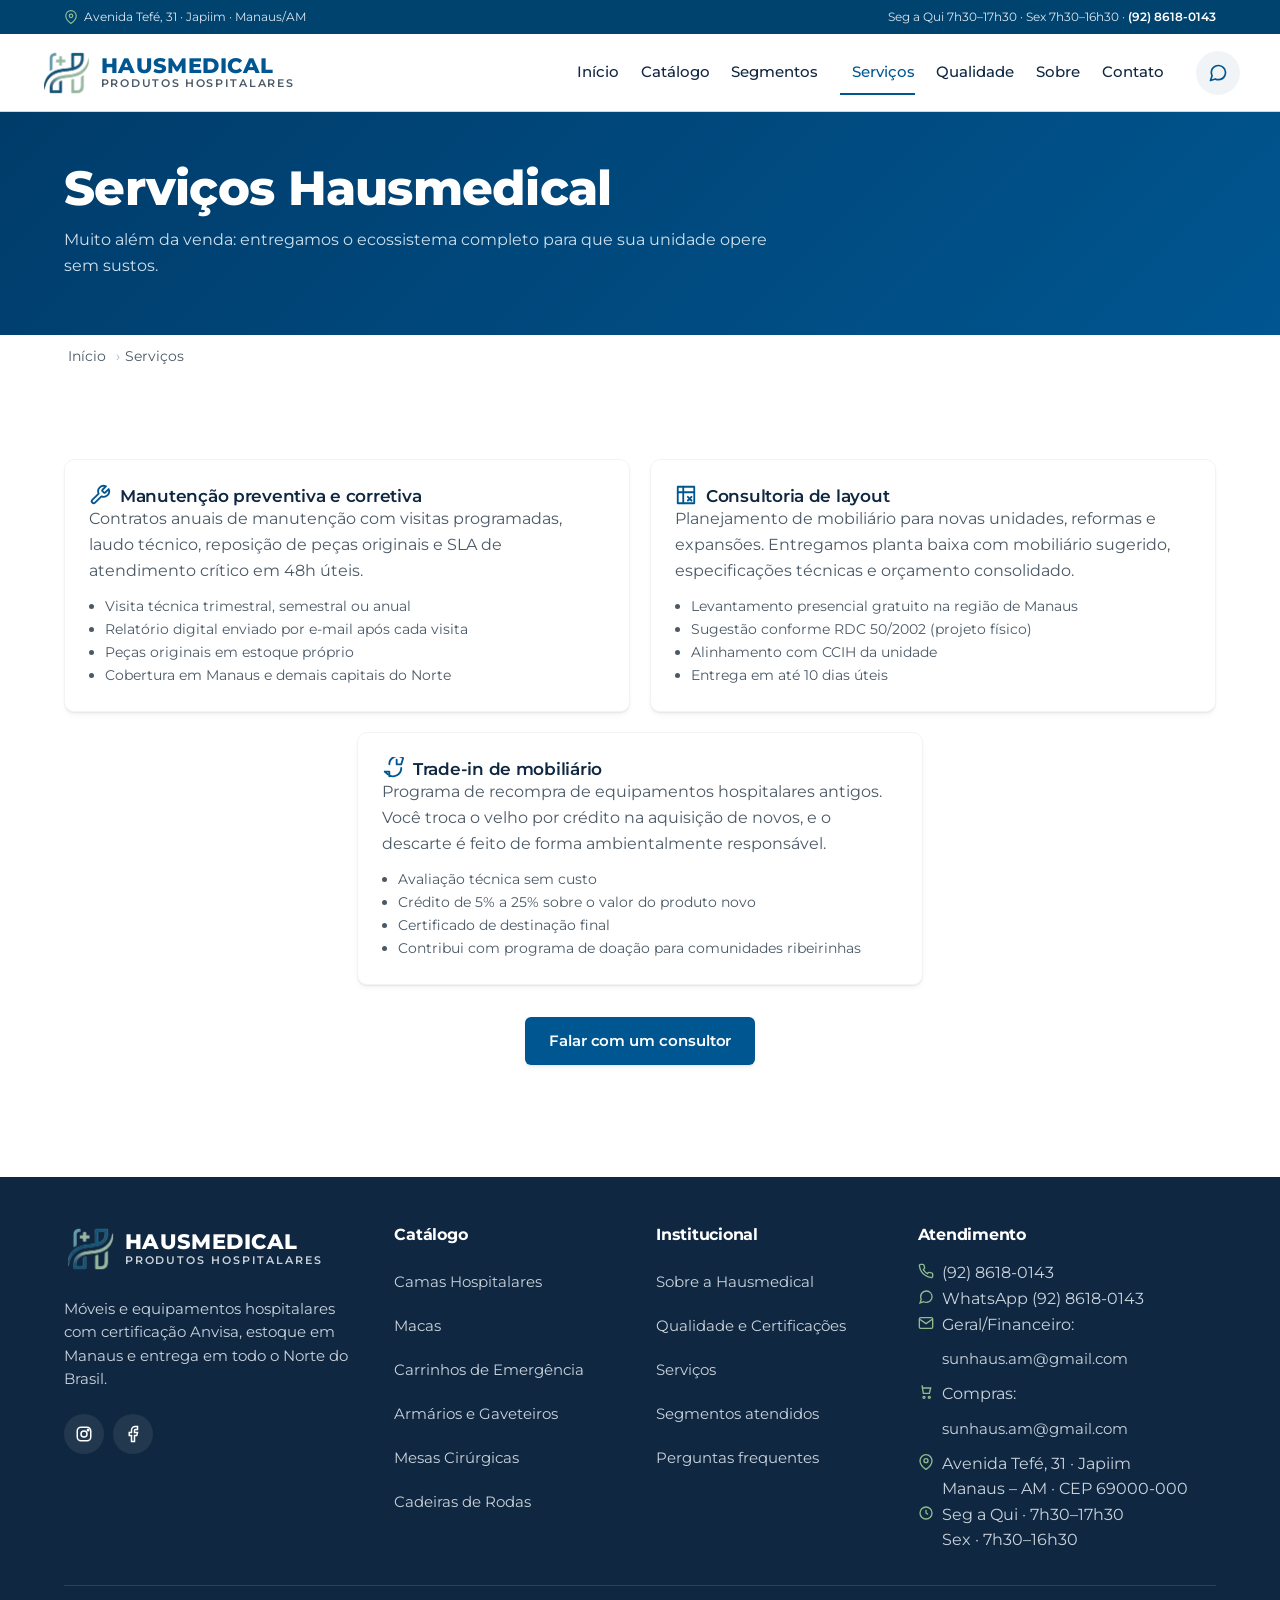
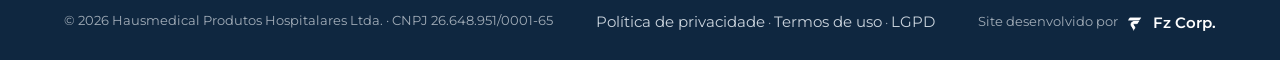
<file: servicos.html>
<!doctype html>
<html lang="pt-BR">
<head>
<meta charset="utf-8">
<meta name="viewport" content="width=device-width,initial-scale=1">
<title>Serviços — Manutenção e consultoria — Hausmedical</title>
<meta name="description" content="Além da venda: manutenção preventiva/corretiva, consultoria de layout e trade-in de mobiliário hospitalar.">
<link rel="preconnect" href="https://fonts.googleapis.com">
<link rel="preconnect" href="https://fonts.gstatic.com" crossorigin>
<link href="https://fonts.googleapis.com/css2?family=Montserrat:wght@400;500;600;700;800&display=swap" rel="stylesheet">
<link rel="stylesheet" href="assets/css/styles.css?v=13">
<link rel="icon" type="image/x-icon" href="assets/img/favicon.ico">
<link rel="icon" type="image/png" sizes="512x512" href="assets/img/favicon-512.png">
<link rel="apple-touch-icon" sizes="180x180" href="assets/img/apple-touch-icon.png">
</head>
<body>
<header class="site-header" id="site-header"></header>

<section class="page-hero">
  <div class="container">
    <h1>Serviços Hausmedical</h1>
    <p>Muito além da venda: entregamos o ecossistema completo para que sua unidade opere sem sustos.</p>
  </div>
</section>

<div class="container breadcrumb"><a href="index.html">Início</a><span class="sep">›</span>Serviços</div>

<section class="section">
  <div class="container">
    <div class="card-grid-2 grid-third-center">
      <div class="card">
        <h3><svg class="svc-icon" viewBox="0 0 24 24" fill="none" stroke="currentColor" stroke-width="2" aria-hidden="true"><path d="M14.7 6.3a1 1 0 0 0 0 1.4l1.6 1.6a1 1 0 0 0 1.4 0l3.77-3.77a6 6 0 0 1-7.94 7.94l-6.91 6.91a2.12 2.12 0 0 1-3-3l6.91-6.91a6 6 0 0 1 7.94-7.94l-3.76 3.76z"/></svg>Manutenção preventiva e corretiva</h3>
        <p>Contratos anuais de manutenção com visitas programadas, laudo técnico, reposição de peças originais e SLA de atendimento crítico em 48h úteis.</p>
        <ul style="padding-left:1rem;color:var(--color-muted);font-size:.9rem;margin-top:.75rem;list-style:disc">
          <li>Visita técnica trimestral, semestral ou anual</li>
          <li>Relatório digital enviado por e-mail após cada visita</li>
          <li>Peças originais em estoque próprio</li>
          <li>Cobertura em Manaus e demais capitais do Norte</li>
        </ul>
      </div>
      <div class="card">
        <h3><svg class="svc-icon" viewBox="0 0 24 24" fill="none" stroke="currentColor" stroke-width="2" aria-hidden="true"><path d="M3 3h18v18H3z"/><path d="M3 9h18M9 3v18M14 14l4 4M14 18l4-4"/></svg>Consultoria de layout</h3>
        <p>Planejamento de mobiliário para novas unidades, reformas e expansões. Entregamos planta baixa com mobiliário sugerido, especificações técnicas e orçamento consolidado.</p>
        <ul style="padding-left:1rem;color:var(--color-muted);font-size:.9rem;margin-top:.75rem;list-style:disc">
          <li>Levantamento presencial gratuito na região de Manaus</li>
          <li>Sugestão conforme RDC 50/2002 (projeto físico)</li>
          <li>Alinhamento com CCIH da unidade</li>
          <li>Entrega em até 10 dias úteis</li>
        </ul>
      </div>
      <div class="card">
        <h3><svg class="svc-icon" viewBox="0 0 24 24" fill="none" stroke="currentColor" stroke-width="2" aria-hidden="true"><path d="M21 12a9 9 0 0 1-15 6.7L3 16m0 0h5v5m0-13a9 9 0 0 1 15-6.7L21 8m0 0h-5V3"/></svg>Trade-in de mobiliário</h3>
        <p>Programa de recompra de equipamentos hospitalares antigos. Você troca o velho por crédito na aquisição de novos, e o descarte é feito de forma ambientalmente responsável.</p>
        <ul style="padding-left:1rem;color:var(--color-muted);font-size:.9rem;margin-top:.75rem;list-style:disc">
          <li>Avaliação técnica sem custo</li>
          <li>Crédito de 5% a 25% sobre o valor do produto novo</li>
          <li>Certificado de destinação final</li>
          <li>Contribui com programa de doação para comunidades ribeirinhas</li>
        </ul>
      </div>
    </div>
    <div class="text-center mt-3">
      <a href="https://wa.me/559286180143?text=Ol%C3%A1%2C%20gostaria%20de%20falar%20com%20um%20consultor." target="_blank" rel="noopener" class="btn btn-primary">Falar com um consultor</a>
    </div>
  </div>
</section>

<footer class="site-footer" id="site-footer"></footer>
<script src="assets/js/products.js?v=8"></script>
<script src="assets/js/partials.js?v=6"></script>
<script src="assets/js/main.js?v=9"></script>
</body>
</html>
</file>
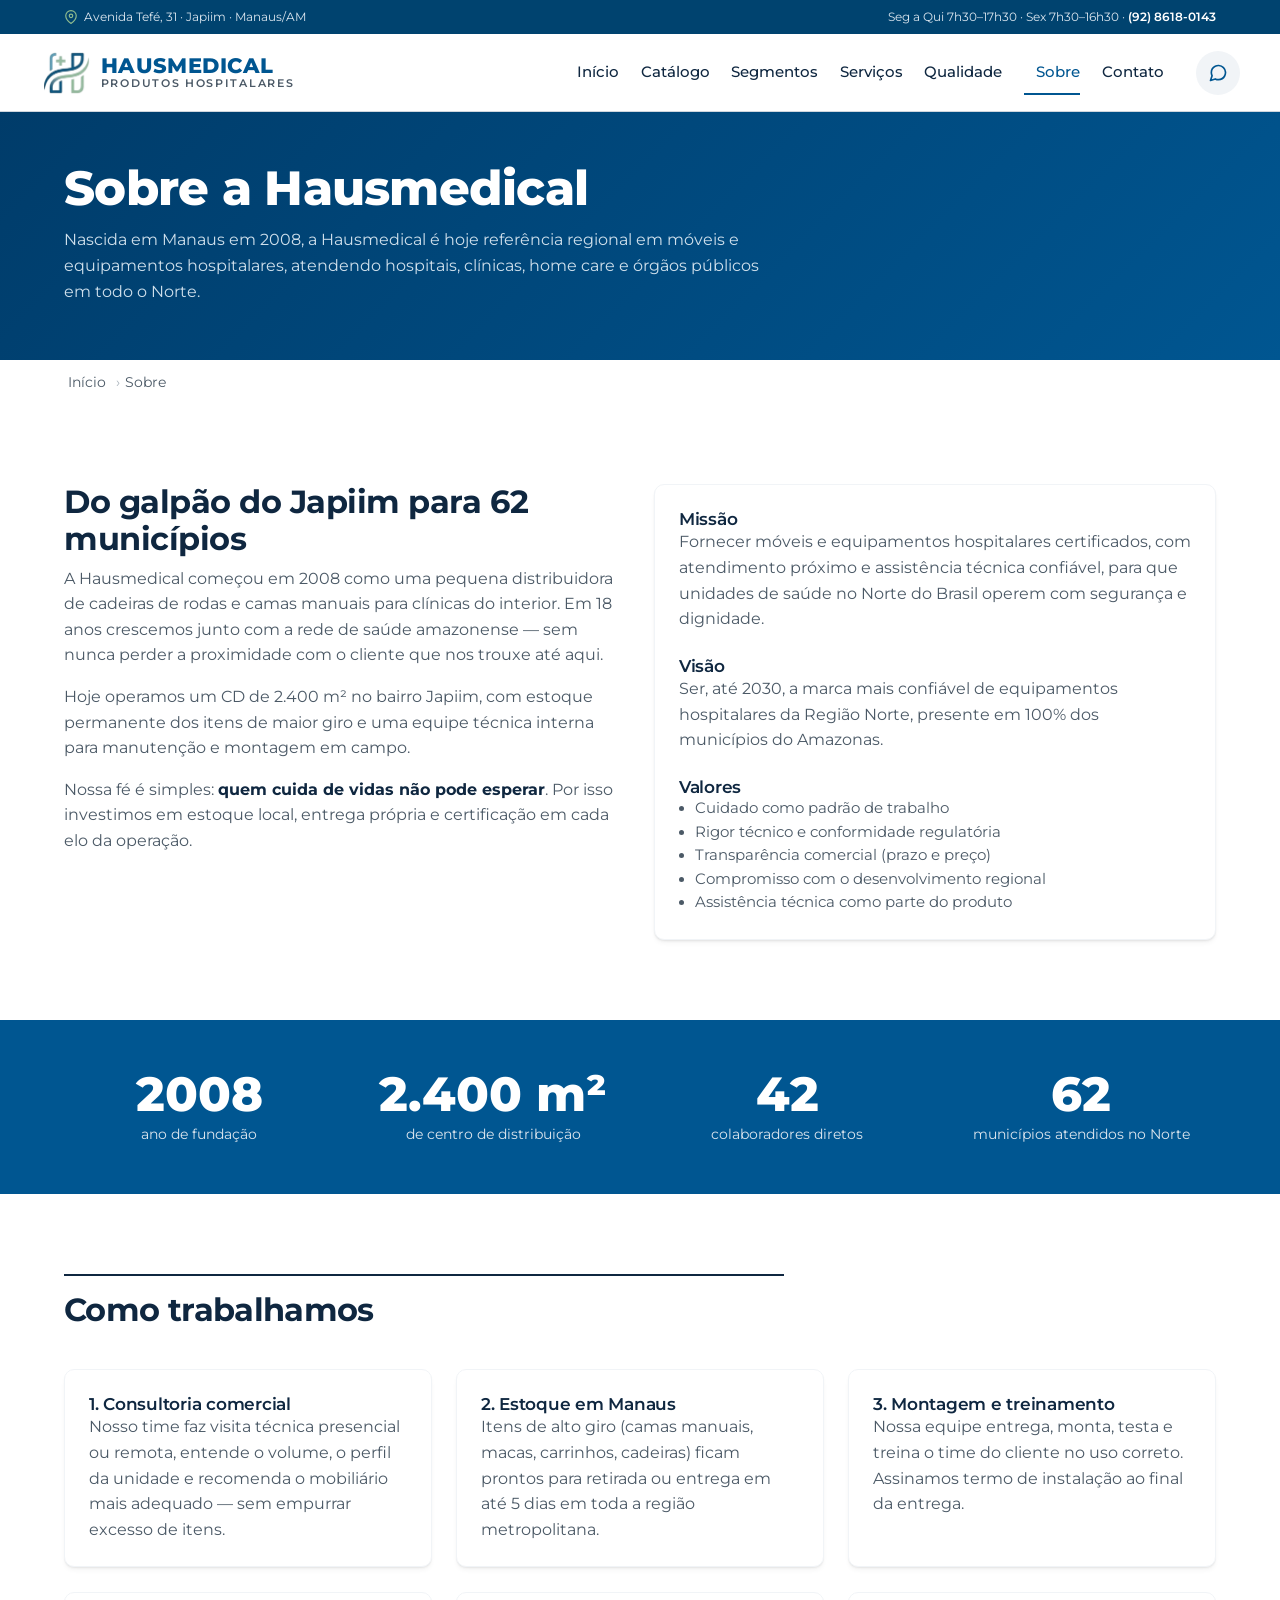
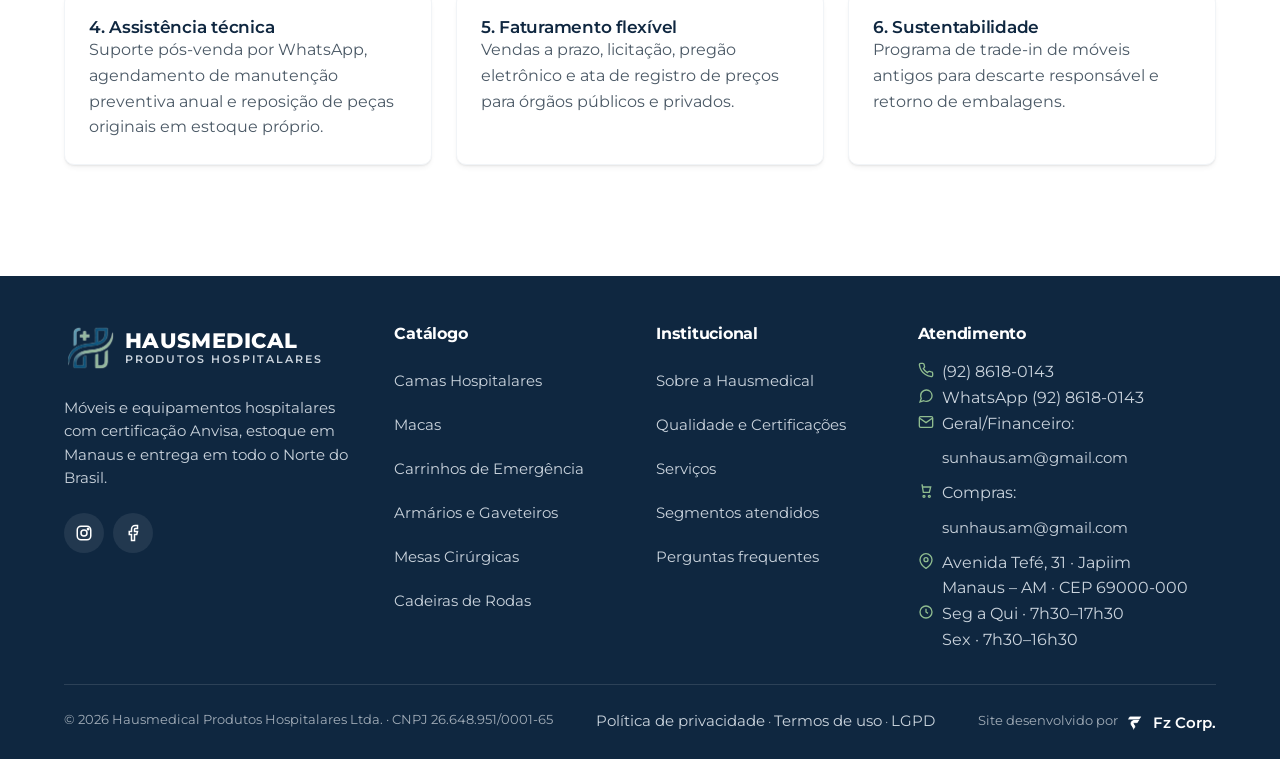
<file: sobre.html>
﻿<!doctype html>
<html lang="pt-BR">
<head>
<meta charset="utf-8">
<meta name="viewport" content="width=device-width,initial-scale=1">
<title>Sobre a Hausmedical — 18 anos equipando a saúde no Norte</title>
<meta name="description" content="Somos uma empresa amazonense com 18 anos de história, especializada em móveis e equipamentos hospitalares certificados Anvisa.">
<link rel="preconnect" href="https://fonts.googleapis.com">
<link rel="preconnect" href="https://fonts.gstatic.com" crossorigin>
<link href="https://fonts.googleapis.com/css2?family=Montserrat:wght@400;500;600;700;800&display=swap" rel="stylesheet">
<link rel="stylesheet" href="assets/css/styles.css?v=13">
<link rel="icon" type="image/x-icon" href="assets/img/favicon.ico">
<link rel="icon" type="image/png" sizes="512x512" href="assets/img/favicon-512.png">
<link rel="apple-touch-icon" sizes="180x180" href="assets/img/apple-touch-icon.png">
</head>
<body>
<header class="site-header" id="site-header"></header>

<section class="page-hero">
  <div class="container">
    <h1>Sobre a Hausmedical</h1>
    <p>Nascida em Manaus em 2008, a Hausmedical é hoje referência regional em móveis e equipamentos hospitalares, atendendo hospitais, clínicas, home care e órgãos públicos em todo o Norte.</p>
  </div>
</section>

<div class="container breadcrumb"><a href="index.html">Início</a><span class="sep">›</span>Sobre</div>

<section class="section">
  <div class="container">
    <div class="grid-2">
      <div>        <h2>Do galpão do Japiim para 62 municípios</h2>
        <p style="margin-bottom:1rem">A Hausmedical começou em 2008 como uma pequena distribuidora de cadeiras de rodas e camas manuais para clínicas do interior. Em 18 anos crescemos junto com a rede de saúde amazonense — sem nunca perder a proximidade com o cliente que nos trouxe até aqui.</p>
        <p style="margin-bottom:1rem">Hoje operamos um CD de 2.400 m² no bairro Japiim, com estoque permanente dos itens de maior giro e uma equipe técnica interna para manutenção e montagem em campo.</p>
        <p>Nossa fé é simples: <strong style="color:var(--color-ink)">quem cuida de vidas não pode esperar</strong>. Por isso investimos em estoque local, entrega própria e certificação em cada elo da operação.</p>
      </div>
      <div class="card">
        <h3>Missão</h3>
        <p>Fornecer móveis e equipamentos hospitalares certificados, com atendimento próximo e assistência técnica confiável, para que unidades de saúde no Norte do Brasil operem com segurança e dignidade.</p>
        <h3 class="mt-2">Visão</h3>
        <p>Ser, até 2030, a marca mais confiável de equipamentos hospitalares da Região Norte, presente em 100% dos municípios do Amazonas.</p>
        <h3 class="mt-2">Valores</h3>
        <ul style="padding-left:1rem;color:var(--color-muted);font-size:.92rem;list-style:disc">
          <li>Cuidado como padrão de trabalho</li>
          <li>Rigor técnico e conformidade regulatória</li>
          <li>Transparência comercial (prazo e preço)</li>
          <li>Compromisso com o desenvolvimento regional</li>
          <li>Assistência técnica como parte do produto</li>
        </ul>
      </div>
    </div>
  </div>
</section>

<section class="numbers-band">
  <div class="container">
    <div class="numbers-grid">
      <div class="num-item"><strong>2008</strong><span>ano de fundação</span></div>
      <div class="num-item"><strong>2.400 m²</strong><span>de centro de distribuição</span></div>
      <div class="num-item"><strong>42</strong><span>colaboradores diretos</span></div>
      <div class="num-item"><strong>62</strong><span>municípios atendidos no Norte</span></div>
    </div>
  </div>
</section>

<section class="section">
  <div class="container">
    <div class="section-header">      <h2>Como trabalhamos</h2>
    </div>
    <div class="card-grid-3">
      <div class="card">
        <h3>1. Consultoria comercial</h3>
        <p>Nosso time faz visita técnica presencial ou remota, entende o volume, o perfil da unidade e recomenda o mobiliário mais adequado — sem empurrar excesso de itens.</p>
      </div>
      <div class="card">
        <h3>2. Estoque em Manaus</h3>
        <p>Itens de alto giro (camas manuais, macas, carrinhos, cadeiras) ficam prontos para retirada ou entrega em até 5 dias em toda a região metropolitana.</p>
      </div>
      <div class="card">
        <h3>3. Montagem e treinamento</h3>
        <p>Nossa equipe entrega, monta, testa e treina o time do cliente no uso correto. Assinamos termo de instalação ao final da entrega.</p>
      </div>
      <div class="card">
        <h3>4. Assistência técnica</h3>
        <p>Suporte pós-venda por WhatsApp, agendamento de manutenção preventiva anual e reposição de peças originais em estoque próprio.</p>
      </div>
      <div class="card">
        <h3>5. Faturamento flexível</h3>
        <p>Vendas a prazo, licitação, pregão eletrônico e ata de registro de preços para órgãos públicos e privados.</p>
      </div>
      <div class="card">
        <h3>6. Sustentabilidade</h3>
        <p>Programa de trade-in de móveis antigos para descarte responsável e retorno de embalagens.</p>
      </div>
    </div>
  </div>
</section>

<footer class="site-footer" id="site-footer"></footer>
<script src="assets/js/products.js?v=8"></script>
<script src="assets/js/partials.js?v=6"></script>
<script src="assets/js/main.js?v=9"></script>
</body>
</html>
</file>
<file: assets/css/styles.css>
:root {
  --color-primary: #005691;
  --color-primary-dark: #00436f;
  --color-primary-light: #1a6fa8;
  --color-secondary: #8FBC8F;
  --color-secondary-dark: #6fa06f;
  --color-neutral: #cfd6dd;
  --color-neutral-light: #f1f4f7;
  --color-surface: #FFFFFF;
  --color-ink: #0F2740;
  --color-muted: #4b5966;        /* 5.9:1 on white — passes AA */
  --color-muted-light: #a9b3bc;  /* only for large text/lines */
  --color-danger: #b83227;
  --color-success: #256a29;
  /* Layered shadow system — each layer doubles y-offset + blur, decreasing opacity */
  --shadow-1:
    0px 1px 1px 0px rgba(0,0,0,0.04),
    0px 2px 2px 0px rgba(0,0,0,0.035),
    0px 4px 4px 0px rgba(0,0,0,0.030);
  --shadow-2:
    0px 1px 1px 0px rgba(0,0,0,0.045),
    0px 2px 2px 0px rgba(0,0,0,0.040),
    0px 4px 4px 0px rgba(0,0,0,0.035),
    0px 8px 8px 0px rgba(0,0,0,0.028);
  --shadow-3:
    0px 1px 1px 0px rgba(0,0,0,0.050),
    0px 2px 2px 0px rgba(0,0,0,0.045),
    0px 4px 4px 0px rgba(0,0,0,0.040),
    0px 8px 8px 0px rgba(0,0,0,0.032),
    0px 16px 16px 0px rgba(0,0,0,0.025);
  --shadow-4:
    0px 2px 2px 0px rgba(0,86,145,0.060),
    0px 4px 4px 0px rgba(0,86,145,0.050),
    0px 8px 8px 0px rgba(0,86,145,0.040),
    0px 16px 16px 0px rgba(0,86,145,0.032),
    0px 24px 24px 0px rgba(0,86,145,0.024);
  /* Brand-tinted variant for hover on primary/CTA */
  --shadow-brand:
    0px 2px 2px 0px rgba(0,86,145,0.08),
    0px 4px 4px 0px rgba(0,86,145,0.07),
    0px 8px 8px 0px rgba(0,86,145,0.06),
    0px 16px 16px 0px rgba(0,86,145,0.045);
  /* Alias for legacy references */
  --shadow-sm: var(--shadow-1);
  --shadow-md: var(--shadow-2);
  --shadow-lg: var(--shadow-3);
  --radius-sm: 6px;
  --radius-md: 10px;
  --radius-lg: 16px;
  --container: 1200px;
  --font-heading: 'Montserrat', system-ui, sans-serif;
  --font-body: 'Montserrat', system-ui, sans-serif;
  /* Motion system — one curve, one philosophy */
  --ease: cubic-bezier(0.4, 0, 0.2, 1);
  --ease-out: cubic-bezier(0, 0, 0.2, 1);
  --dur-fast: 180ms;
  --dur: 240ms;
  --dur-med: 280ms;
  --dur-slow: 480ms;
  --z-sticky: 100;
  --z-drawer: 200;
  --z-toast: 300;
}

/* ============================================================
   BASE — mobile-first defaults (aplica em qualquer largura)
   ============================================================ */
* { box-sizing: border-box; margin: 0; padding: 0; }
html { scroll-behavior: smooth; -webkit-text-size-adjust: 100%; }
body {
  font-family: var(--font-body);
  color: var(--color-ink);
  background: var(--color-surface);
  line-height: 1.6;
  font-size: 16px;
  -webkit-font-smoothing: antialiased;
  -moz-osx-font-smoothing: grayscale;
  overflow-x: hidden;
  text-rendering: optimizeLegibility;
}
img { max-width: 100%; display: block; height: auto; }
a { color: var(--color-primary); text-decoration: none; transition: color .2s; }
a:hover { color: var(--color-primary-dark); }
h1,h2,h3,h4,h5 {
  font-family: var(--font-heading);
  color: var(--color-ink);
  line-height: 1.2;
  font-weight: 700;
  letter-spacing: -0.015em;
}
/* Type scale: 12 14 16 18 24 32 48 */
h1 { font-size: clamp(1.65rem, 5vw, 3rem); font-weight: 800; letter-spacing: -0.025em; }
h2 { font-size: clamp(1.35rem, 4.5vw, 2rem); margin-bottom: .5rem; font-weight: 700; line-height: 1.15; }
h3 { font-size: 1.06rem; font-weight: 600; }
h4 { font-size: .98rem; font-weight: 600; }
p { color: var(--color-muted); font-size: 1rem; line-height: 1.6; }
small { font-size: .875rem; }
ul { list-style: none; }
button { font-family: inherit; cursor: pointer; border: 0; background: none; }

/* Focus states — WCAG 2.4.7 */
:focus-visible {
  outline: 2px solid var(--color-primary);
  outline-offset: 3px;
  border-radius: 2px;
}
.btn:focus-visible,
.hero .btn-outline:focus-visible { outline-offset: 4px; }
a, button, [role="button"], .cat-card, .seg-card, .product-card { cursor: pointer; }

/* Service icon inside h3 */
.svc-icon {
  width: 22px; height: 22px;
  color: var(--color-primary);
  vertical-align: -4px;
  margin-right: .55rem;
  stroke-linecap: round;
  stroke-linejoin: round;
}

/* Topbar location: SVG aligned inline */
.topbar-loc { display: inline-flex; align-items: center; gap: .35rem; }
.topbar-loc svg { color: var(--color-secondary); }

.container { width: 100%; max-width: var(--container); margin: 0 auto; padding: 0 16px; }
.section { padding: 2rem 0; }
.section-tight { padding: 1.4rem 0; }
.section-alt { background: var(--color-neutral-light); }
.eyebrow { display: none; }
.section-header {
  max-width: 720px;
  margin: 0 0 1.25rem;
  padding-top: 1rem;
  border-top: 2px solid var(--color-ink);
}
.section-header h2 { margin-bottom: .3rem; letter-spacing: -0.02em; }
.section-header p { margin-top: .25rem; font-size: .9rem; }

/* Buttons — grandes por padrão, target-tap 48px */
.btn {
  display: inline-flex;
  align-items: center;
  justify-content: center;
  gap: .5rem;
  min-height: 48px;
  padding: .8rem 1.375rem;
  border-radius: var(--radius-sm);
  font-weight: 600;
  font-family: var(--font-heading);
  font-size: .9375rem;
  transition:
    background var(--dur-fast) var(--ease),
    color var(--dur-fast) var(--ease),
    border-color var(--dur-fast) var(--ease),
    box-shadow var(--dur-med) var(--ease),
    transform var(--dur-fast) var(--ease);
  border: 2px solid transparent;
  cursor: pointer;
  text-align: center;
  line-height: 1.2;
  letter-spacing: -0.005em;
  box-shadow: var(--shadow-1);
  will-change: box-shadow, transform;
}
.btn:hover { box-shadow: var(--shadow-2); }
.btn:active { transform: scale(.98); box-shadow: var(--shadow-1); }
.btn-primary:hover { box-shadow: var(--shadow-brand); }
.btn-primary { background: var(--color-primary); color: #fff; }
.btn-primary:hover { background: var(--color-primary-dark); color: #fff; }
.btn-secondary { background: #1f6b32; color: #fff; font-weight: 800; letter-spacing: .01em; }
.btn-secondary:hover { background: #164a24; color: #fff; }
.btn-ghost { background: #fff; color: var(--color-primary); border-color: var(--color-primary); }
.btn-ghost:hover { background: var(--color-primary); color: #fff; }
.btn-outline { background: transparent; color: #fff; border-color: rgba(255,255,255,.5); }
.btn-outline:hover { background: #fff; color: var(--color-primary); border-color: #fff; }
.btn-sm { min-height: 44px; padding: .55rem 1rem; font-size: .875rem; }
.btn-block { width: 100%; }

/* ============================================================
   HEADER — mobile-first (menu drawer por default)
   ============================================================ */
.site-header {
  background: #fff;
  border-bottom: 1px solid var(--color-neutral);
  position: sticky;
  top: 0;
  z-index: 200;
  padding-top: env(safe-area-inset-top, 0);
}
.topbar { background: var(--color-primary-dark); color: #dbe6ef; font-size: .78rem; padding: .45rem 0; }
.topbar .container {
  display: flex;
  justify-content: center;
  gap: .5rem .9rem;
  flex-wrap: wrap;
  text-align: center;
  align-items: center;
}
.topbar a { color: #fff; font-weight: 600; }
.topbar a:hover { color: var(--color-secondary); }
.header-inner { display: flex; align-items: center; gap: .5rem; padding: .55rem .5rem; }
.logo { display: flex; align-items: center; gap: .55rem; text-decoration: none; flex: 1; min-width: 0; padding-left: .25rem; }
.logo svg, .logo .logo-symbol { width: 38px; height: 38px; flex-shrink: 0; object-fit: contain; }
.logo-text { display: flex; flex-direction: column; line-height: 1; min-width: 0; }
.logo-name { font-family: var(--font-heading); font-weight: 800; color: var(--color-primary); font-size: .95rem; letter-spacing: .02em; white-space: nowrap; }
.logo-sub { font-size: .52rem; color: var(--color-muted); letter-spacing: .16em; text-transform: uppercase; margin-top: 3px; font-weight: 600; white-space: nowrap; overflow: hidden; text-overflow: ellipsis; }
.footer-brand-logo {
  display: inline-flex;
  align-items: center;
  gap: .55rem;
  text-decoration: none;
  margin-bottom: .5rem;
}
.footer-brand-logo .logo-symbol { width: 44px; height: 44px; flex-shrink: 0; }
.footer-brand-logo .logo-name {
  font-family: var(--font-heading);
  font-weight: 800;
  color: #fff;
  font-size: 1.15rem;
  letter-spacing: .02em;
}
.footer-brand-logo .logo-sub {
  font-family: var(--font-heading);
  font-size: .58rem;
  color: #b8c4d0;
  letter-spacing: .18em;
  text-transform: uppercase;
  margin-top: 3px;
  font-weight: 600;
}
.main-nav {
  position: fixed;
  inset: 0 0 0 15%;
  background: #fff;
  flex-direction: column;
  padding: 4.5rem 1.5rem 2rem;
  gap: 0;
  align-items: stretch;
  transform: translateX(100%);
  transition: transform .25s var(--ease);
  box-shadow: -8px 0 32px rgba(0,0,0,.15);
  overflow-y: auto;
  z-index: 110;
  display: flex;
  will-change: transform;
}
.main-nav.open { transform: translateX(0); }
.main-nav a {
  color: var(--color-ink);
  font-weight: 600;
  font-size: 1.0625rem;
  padding: 1rem .25rem;
  position: relative;
  width: 100%;
  border-bottom: 1px solid var(--color-neutral-light);
  min-height: 56px;
  display: flex;
  align-items: center;
  transition: color var(--dur) var(--ease), padding-left var(--dur) var(--ease);
}
.main-nav a:hover, .main-nav a:active, .main-nav a.active { color: var(--color-primary); padding-left: .75rem; }
.header-actions { display: flex; gap: .35rem; align-items: center; }
.icon-btn {
  display: inline-flex;
  align-items: center;
  justify-content: center;
  width: 44px;
  height: 44px;
  border-radius: 50%;
  color: var(--color-primary);
  background: var(--color-neutral-light);
  position: relative;
  transition: background var(--dur) var(--ease), color var(--dur) var(--ease);
  flex-shrink: 0;
}
.icon-btn:hover, .icon-btn:active { background: var(--color-primary); color: #fff; }
.icon-btn .badge {
  position: absolute; top: -2px; right: -2px;
  background: var(--color-secondary-dark); color: #fff;
  font-size: .65rem; min-width: 18px; height: 18px;
  border-radius: 9px; display: flex; align-items: center; justify-content: center;
  padding: 0 4px; font-weight: 700;
}
.menu-toggle { display: inline-flex; }

/* ============================================================
   HERO — editorial split, no gradient wash
   ============================================================ */
.hero {
  background: #ffffff;
  color: var(--color-ink);
  padding: 1.75rem 0 2.25rem;
  position: relative;
  border-bottom: 1px solid var(--color-neutral);
}
.hero-grid {
  position: relative;
  display: flex;
  flex-direction: column;
  gap: 1.25rem;
}
.hero-body { max-width: 640px; min-width: 0; }
.hero-locator {
  font-size: .78rem;
  color: var(--color-primary);
  margin-bottom: .7rem;
  font-weight: 600;
  letter-spacing: 0;
  text-transform: none;
}
.hero h1 {
  color: var(--color-ink);
  margin-bottom: .75rem;
  font-size: clamp(1.55rem, 6.2vw, 3.6rem);
  font-weight: 800;
  letter-spacing: -0.02em;
  line-height: 1.1;
  word-break: break-word;
}
.hero-lede {
  color: var(--color-muted);
  font-size: .95rem;
  margin-bottom: 1.1rem;
  max-width: 560px;
  line-height: 1.5;
}
.hero .btn-outline {
  color: var(--color-primary);
  border-color: var(--color-primary);
}
.hero .btn-outline:hover { background: var(--color-primary); color: #fff; }
.hero-visual { display: flex; flex-direction: column; gap: 1.25rem; }
.hero-storefront {
  margin: 0;
  position: relative;
  background: var(--color-ink);
}
.hero-storefront img {
  width: 100%;
  height: auto;
  display: block;
  object-fit: cover;
  aspect-ratio: 16 / 9;
}
.hero-storefront figcaption {
  position: absolute;
  left: 0; right: 0; bottom: 0;
  padding: .7rem 1rem;
  background: linear-gradient(0deg, rgba(15,39,64,.92), rgba(15,39,64,.55) 70%, transparent);
  color: #fff;
  font-size: .78rem;
  font-weight: 600;
  letter-spacing: 0;
}
.hero-plaque {
  border-top: 2px solid var(--color-ink);
  padding-top: .8rem;
}
.hero-plaque dl {
  display: grid;
  grid-template-columns: repeat(2, minmax(0, 1fr));
  gap: .7rem .9rem;
}
.hero-plaque dl > div { border-top: 1px solid var(--color-neutral); padding-top: .45rem; min-width: 0; }
.hero-plaque dt {
  font-size: .72rem;
  color: var(--color-muted);
  margin-bottom: .2rem;
  font-weight: 500;
  line-height: 1.25;
}
.hero-plaque dd {
  font-family: var(--font-heading);
  font-weight: 700;
  color: var(--color-ink);
  font-size: .92rem;
  letter-spacing: -0.01em;
  line-height: 1.2;
}
.hero-badges { display: none; }
.hero-badges span {
  background: rgba(255,255,255,.14);
  border: 1px solid rgba(255,255,255,.25);
  padding: .3rem .65rem;
  border-radius: 999px;
  font-size: .72rem;
  font-weight: 600;
  color: #fff;
}
.hero-ctas { display: flex; gap: .75rem; flex-wrap: wrap; }
.hero-ctas .btn { flex: 1 1 auto; min-width: 140px; min-height: 52px; }
.hero-visual { position: relative; }
.hero-visual .visual-card {
  background: rgba(255,255,255,.08);
  backdrop-filter: blur(10px);
  border: 1px solid rgba(255,255,255,.15);
  border-radius: var(--radius-lg);
  padding: 1.25rem;
}
.hero-stats { display: grid; grid-template-columns: repeat(3,1fr); gap: .5rem; margin-top: 1.25rem; }
.hero-stat { text-align: center; padding: .75rem .3rem; background: rgba(255,255,255,.08); border-radius: var(--radius-sm); }
.hero-stat strong { display: block; font-family: var(--font-heading); font-size: 1.5rem; font-weight: 800; color: #fff; }
.hero-stat span { color: #b8ccdc; font-size: .7rem; }

/* ============================================================
   TRUST BAR — coluna no mobile
   ============================================================ */
.trust-bar {
  background: var(--color-ink);
  padding: .875rem 0;
  color: #dbe3ec;
  overflow: hidden;
}
.trust-strip {
  display: flex;
  justify-content: center;
  align-items: center;
  flex-wrap: wrap;
  gap: .5rem 1.375rem;
  font-size: .875rem;
  color: #dbe3ec;
  margin: 0;
  font-weight: 500;
  text-align: center;
  letter-spacing: 0;
}
.trust-strip span[aria-hidden] {
  color: var(--color-secondary);
  font-weight: 700;
  opacity: .9;
}

/* ============================================================
   CATEGORY / SEGMENT / DIFF cards — 1 col mobile
   ============================================================ */
.cat-grid { display: grid; grid-template-columns: repeat(2, minmax(0, 1fr)); gap: .625rem; }
.cat-grid > * { min-width: 0; }
.cat-card {
  background: #fff;
  border: 1px solid var(--color-neutral);
  border-radius: var(--radius-sm);
  padding: .95rem .75rem;
  text-align: left;
  box-shadow: var(--shadow-1);
  transition:
    border-color var(--dur) var(--ease),
    background var(--dur) var(--ease),
    box-shadow var(--dur-med) var(--ease),
    transform var(--dur-med) var(--ease);
  text-decoration: none;
  color: inherit;
  display: flex;
  flex-direction: column;
  gap: .35rem;
  align-items: flex-start;
  min-width: 0;
  will-change: transform, box-shadow;
}
.cat-card:hover {
  border-color: var(--color-primary);
  background: #fff;
  box-shadow: var(--shadow-2);
  transform: translateY(-3px);
}
.cat-card .cat-icon {
  width: 100%;
  aspect-ratio: 4 / 3;
  background: var(--color-neutral-light);
  border-radius: var(--radius-sm);
  display: flex; align-items: center; justify-content: center;
  color: var(--color-primary);
  flex-shrink: 0;
  margin-bottom: .5rem;
  overflow: hidden;
}
.cat-card .cat-icon svg { width: 45%; height: 45%; }
.cat-card .cat-icon-photo { background: #fff; padding: .4rem; }
.cat-card .cat-icon-photo img {
  width: 100%; height: 100%;
  object-fit: contain;
  mix-blend-mode: multiply;
  transition: transform var(--dur-med) var(--ease);
}
.cat-card:hover .cat-icon-photo img { transform: scale(1.05); }
.cat-card h3 { font-size: .88rem; margin-bottom: .1rem; line-height: 1.2; font-weight: 700; word-break: break-word; }
.cat-card span { font-size: .7rem; color: var(--color-muted); letter-spacing: 0; }

.seg-grid { display: grid; grid-template-columns: minmax(0, 1fr); gap: .75rem; }
.seg-grid > * { min-width: 0; }
.seg-card {
  background: #fff;
  border: 1px solid var(--color-neutral);
  border-radius: var(--radius-md);
  overflow: hidden;
  text-decoration: none;
  color: inherit;
  box-shadow: var(--shadow-1);
  transition:
    transform var(--dur-med) var(--ease),
    box-shadow var(--dur-med) var(--ease),
    border-color var(--dur) var(--ease);
  display: flex;
  align-items: center;
  will-change: transform, box-shadow;
}
.seg-card:hover {
  transform: translateY(-4px);
  box-shadow: var(--shadow-3);
  border-color: var(--color-primary);
}
.seg-card-header {
  background: linear-gradient(135deg, var(--color-primary), var(--color-primary-light));
  color: #fff;
  padding: 1rem;
  text-align: center;
  display: flex;
  flex-direction: column;
  align-items: center;
  min-width: 110px;
}
.seg-card-header svg { width: 32px; height: 32px; margin-bottom: .35rem; }
.seg-card h3 { color: #fff; font-size: .95rem; }
.seg-card-body { padding: .85rem 1rem; font-size: .82rem; color: var(--color-muted); flex: 1; }

.diff-grid { display: grid; grid-template-columns: minmax(0, 1fr); gap: .85rem; }
.diff-grid > * { min-width: 0; }
.diff-card {
  display: flex;
  gap: .85rem;
  align-items: flex-start;
  padding: 1.1rem;
  background: #fff;
  border-left: 4px solid var(--color-secondary);
  border-radius: var(--radius-sm);
  box-shadow: var(--shadow-sm);
}
.diff-card .diff-icon {
  flex-shrink: 0; width: 40px; height: 40px;
  background: var(--color-neutral-light);
  border-radius: 50%;
  display: flex; align-items: center; justify-content: center;
  color: var(--color-primary);
}
.diff-card h4 { font-family: var(--font-heading); font-size: .95rem; margin-bottom: .2rem; color: var(--color-ink); }
.diff-card p { font-size: .82rem; margin: 0; }

/* ============================================================
   TESTIMONIALS
   ============================================================ */
.test-grid { display: grid; grid-template-columns: 1fr; gap: 1rem; }
.test-card {
  background: #fff;
  padding: 1.5rem;
  border-radius: var(--radius-md);
  border: 1px solid var(--color-neutral);
  box-shadow: var(--shadow-1);
  transition:
    border-color var(--dur) var(--ease),
    box-shadow var(--dur-med) var(--ease),
    transform var(--dur-med) var(--ease);
  will-change: transform, box-shadow;
}
.test-card:hover {
  border-color: var(--color-primary);
  box-shadow: var(--shadow-2);
  transform: translateY(-3px);
}
.test-card blockquote {
  color: var(--color-ink);
  margin-bottom: 1.25rem;
  line-height: 1.55;
  font-size: 1rem;
  font-weight: 500;
  position: relative;
  padding-top: 1.5rem;
}
.test-card blockquote::before {
  content: '“';
  position: absolute;
  top: -.4rem;
  left: 0;
  font-size: 3rem;
  color: var(--color-primary);
  line-height: 1;
  font-family: Georgia, 'Times New Roman', serif;
  opacity: .35;
}
.test-author { display: flex; align-items: center; gap: .75rem; padding-top: 1rem; border-top: 1px solid var(--color-neutral-light); }
.test-author .avatar {
  width: 44px; height: 44px;
  border-radius: 50%;
  background: var(--color-primary);
  display: flex; align-items: center; justify-content: center;
  font-family: var(--font-heading);
  font-weight: 700;
  color: #fff;
  font-size: .95rem;
  flex-shrink: 0;
}
.test-author strong { display: block; font-size: .9375rem; color: var(--color-ink); font-weight: 600; }
.test-author span { font-size: .8125rem; color: var(--color-muted); }
.logo-strip {
  display: flex;
  justify-content: center;
  gap: .5rem;
  flex-wrap: wrap;
  margin-top: 2rem;
  opacity: .8;
}
.logo-strip .client-logo,
.logo-marquee .client-logo {
  font-family: var(--font-heading);
  font-weight: 700;
  color: var(--color-muted);
  font-size: .75rem;
  letter-spacing: .04em;
  padding: .35rem .7rem;
  border: 1px dashed var(--color-neutral);
  border-radius: var(--radius-sm);
  white-space: nowrap;
  flex-shrink: 0;
}

/* Rotating marquee for client hospitals */
.logo-marquee {
  overflow: hidden;
  margin-top: 2rem;
  padding: .5rem 0;
  position: relative;
  -webkit-mask-image: linear-gradient(90deg, transparent 0, #000 8%, #000 92%, transparent 100%);
          mask-image: linear-gradient(90deg, transparent 0, #000 8%, #000 92%, transparent 100%);
}
.logo-track {
  display: flex;
  gap: .75rem;
  width: max-content;
  animation: logoScroll 32s linear infinite;
  will-change: transform;
}
.logo-marquee:hover .logo-track { animation-play-state: paused; }
@keyframes logoScroll {
  from { transform: translateX(0); }
  to   { transform: translateX(-50%); }
}
@media (prefers-reduced-motion: reduce) {
  .logo-track { animation: none; }
}

/* Third card centered when card-grid-2 receives 3 items */
@media (min-width: 640px) {
  .grid-third-center > :nth-child(3):last-child {
    grid-column: 1 / -1;
    max-width: calc(50% - .625rem);
    justify-self: center;
    width: 100%;
  }
}

/* ============================================================
   NUMBERS BAND
   ============================================================ */
.numbers-band { background: var(--color-primary); color: #fff; }
.numbers-grid {
  display: grid;
  grid-template-columns: repeat(2,1fr);
  gap: 1.25rem;
  text-align: center;
  padding: 2rem 0;
}
.num-item strong {
  display: block;
  font-family: var(--font-heading);
  font-size: clamp(1.6rem, 6vw, 3rem);
  font-weight: 800;
  color: #fff;
  line-height: 1.1;
}
.num-item span { color: #dbe5ee; font-size: .875rem; letter-spacing: 0; }

/* ============================================================
   CATALOG / PRODUCT GRID — mobile 1 col
   ============================================================ */
.catalog-layout { display: flex; flex-direction: column; gap: 1rem; align-items: stretch; }
.filters {
  background: #fff;
  border: 1px solid var(--color-neutral);
  border-radius: var(--radius-md);
  padding: 1rem;
  position: relative;
  top: auto;
}
.filters-toggle {
  width: 100%; min-height: 48px;
  display: flex; justify-content: space-between; align-items: center;
  padding: 0 .25rem;
  font-family: var(--font-heading); font-weight: 700;
  color: var(--color-primary);
}
.filters-body { display: none; margin-top: 1rem; }
.filters.open .filters-body { display: block; }
.filters-toggle::after { content: '▾'; font-size: 1.1rem; transition: transform .2s; }
.filters.open .filters-toggle::after { transform: rotate(180deg); }
.filters h4 {
  font-size: .88rem; margin: .85rem 0 .4rem;
  padding-top: .85rem;
  border-top: 1px solid var(--color-neutral-light);
}
.filters h4:first-of-type { margin-top: 0; padding-top: 0; border-top: 0; }
.filters label {
  display: flex; align-items: center; gap: .625rem;
  font-size: .9375rem; color: var(--color-ink);
  padding: .625rem .35rem;
  cursor: pointer;
  min-height: 44px;
  border-radius: var(--radius-sm);
  transition: background var(--dur) var(--ease);
}
.filters label:hover, .filters label:active { background: var(--color-neutral-light); }
.filters input[type=checkbox] { accent-color: var(--color-primary); width: 20px; height: 20px; flex-shrink: 0; }
.filters input[type=search] { width: 100%; padding: .875rem 1rem; border: 1px solid var(--color-neutral); border-radius: var(--radius-sm); font-family: inherit; font-size: 16px; min-height: 48px; }
.catalog-toolbar {
  display: flex;
  justify-content: space-between;
  align-items: center;
  margin-bottom: 1rem;
  flex-wrap: wrap;
  gap: .5rem;
}
.catalog-toolbar select {
  padding: .5rem .7rem;
  border: 1px solid var(--color-neutral);
  border-radius: var(--radius-sm);
  font-family: inherit;
  font-size: .88rem;
  background: #fff;
  min-height: 40px;
}
.product-grid { display: grid; grid-template-columns: minmax(0, 1fr); gap: 1rem; }
.product-grid > * { min-width: 0; }
.product-card {
  background: #fff;
  border: 1px solid var(--color-neutral);
  border-radius: var(--radius-md);
  overflow: hidden;
  display: flex;
  flex-direction: column;
  box-shadow: var(--shadow-1);
  transition:
    border-color var(--dur) var(--ease),
    box-shadow var(--dur-med) var(--ease),
    transform var(--dur-med) var(--ease);
  will-change: transform, box-shadow;
}
.product-card:hover {
  border-color: var(--color-primary);
  box-shadow: var(--shadow-3);
  transform: translateY(-4px);
}
.product-card .product-image {
  aspect-ratio: 4/3;
  background: var(--color-neutral-light);
  display: flex; align-items: center; justify-content: center;
  color: var(--color-primary);
  position: relative;
  overflow: hidden;
}
.product-card .product-image svg { width: 55%; height: 55%; }
.product-card .product-image-photo { background: #ffffff; padding: .5rem; }
.product-card .product-image-photo img {
  width: 100%; height: 100%;
  object-fit: contain;
  mix-blend-mode: multiply;
  transition: transform var(--dur-med) var(--ease);
}
.product-card:hover .product-image-photo img { transform: scale(1.04); }
.product-badge {
  position: absolute; top: 10px; left: 10px;
  background: var(--color-secondary-dark);
  color: #fff; font-size: .65rem;
  padding: .18rem .5rem; border-radius: 999px;
  font-weight: 700; letter-spacing: .05em;
  text-transform: uppercase;
}
.product-body { padding: 1rem; display: flex; flex-direction: column; flex: 1; }
.product-cat { font-size: .75rem; color: var(--color-primary); font-weight: 700; text-transform: uppercase; letter-spacing: .06em; }
.product-body h3 { font-size: 1.0625rem; margin: .375rem 0; line-height: 1.3; }
.product-sku { font-size: .8125rem; color: var(--color-muted); margin-bottom: .5rem; }
.product-meta {
  display: flex; justify-content: space-between;
  font-size: .8125rem; color: var(--color-muted);
  margin: .5rem 0 .875rem;
  padding: .5rem 0;
  border-top: 1px dashed var(--color-neutral);
  border-bottom: 1px dashed var(--color-neutral);
  gap: .5rem;
  flex-wrap: wrap;
}
.product-actions { display: flex; gap: .625rem; margin-top: auto; }
.product-actions .btn { flex: 1; min-width: 0; }

/* ============================================================
   PRODUCT DETAIL
   ============================================================ */
.product-detail { display: flex; flex-direction: column; gap: 1.5rem; align-items: stretch; }
.product-gallery {
  background: var(--color-neutral-light);
  border-radius: var(--radius-md);
  aspect-ratio: 4/3;
  display: flex; align-items: center; justify-content: center;
  color: var(--color-primary);
  overflow: hidden;
  padding: 1rem;
}
.product-gallery svg { width: 55%; height: 55%; }
.product-gallery-photo { background: #ffffff; border: 1px solid var(--color-neutral); }
.product-gallery-photo img {
  width: 100%; height: 100%;
  object-fit: contain;
  mix-blend-mode: multiply;
}
.product-info h1 { font-size: clamp(1.5rem, 5vw, 2.4rem); margin-bottom: .35rem; }
.product-info .product-cat { font-size: .78rem; margin-bottom: .3rem; }
.product-info .product-sku { margin-bottom: 1rem; }
.spec-table { width: 100%; border-collapse: collapse; margin: 1.25rem 0; font-size: .88rem; }
.spec-table tr { border-bottom: 1px solid var(--color-neutral-light); }
.spec-table td { padding: .6rem .35rem; }
.spec-table td:first-child { color: var(--color-muted); font-weight: 500; width: 42%; }
.spec-table td:last-child { color: var(--color-ink); font-weight: 500; }

/* ============================================================
   FORMS — inputs 16px+ evita zoom no iOS
   ============================================================ */
form.stack { display: flex; flex-direction: column; gap: .95rem; }
.form-row { display: grid; grid-template-columns: 1fr; gap: .95rem; }
.form-field { display: flex; flex-direction: column; gap: .35rem; }
.form-field label { font-size: .85rem; font-weight: 600; color: var(--color-ink); }
.form-field input,
.form-field select,
.form-field textarea {
  padding: .8rem .85rem;
  border: 1px solid var(--color-neutral);
  border-radius: var(--radius-sm);
  font-family: inherit;
  font-size: 16px;
  background: #fff;
  color: var(--color-ink);
  transition:
    border-color var(--dur-fast) var(--ease),
    box-shadow var(--dur-fast) var(--ease),
    background var(--dur-fast) var(--ease);
  min-height: 48px;
}
.form-field input:hover,
.form-field select:hover,
.form-field textarea:hover { border-color: var(--color-primary-light); }
.form-field input:focus,
.form-field select:focus,
.form-field textarea:focus {
  outline: none;
  border-color: var(--color-primary);
  box-shadow:
    0 0 0 4px rgba(0,86,145,.12),
    0 0 0 1px rgba(0,86,145,.35);
}
.form-field textarea { resize: vertical; min-height: 110px; }
.form-hint { font-size: .78rem; color: var(--color-muted); }

/* ============================================================
   GENERIC CARDS / GRIDS
   ============================================================ */
.card {
  background: #fff;
  border-radius: var(--radius-md);
  padding: 1.25rem;
  box-shadow: var(--shadow-1);
  border: 1px solid var(--color-neutral-light);
  transition:
    box-shadow var(--dur-med) var(--ease),
    transform var(--dur-med) var(--ease),
    border-color var(--dur) var(--ease);
}
.card:hover {
  box-shadow: var(--shadow-2);
  border-color: var(--color-neutral);
  transform: translateY(-2px);
}
.card-grid-2, .card-grid-3 { display: grid; grid-template-columns: 1fr; gap: 1rem; }
.icon-bullet { display: flex; gap: .7rem; align-items: flex-start; margin-bottom: 1rem; }
.icon-bullet svg { color: var(--color-secondary-dark); flex-shrink: 0; margin-top: 3px; }
.icon-bullet strong { display: block; color: var(--color-ink); font-family: var(--font-heading); font-size: .95rem; }
.icon-bullet span { font-size: .85rem; color: var(--color-muted); }

/* Breadcrumb */
.breadcrumb {
  padding: .875rem 0;
  font-size: .875rem;
  color: var(--color-muted);
  overflow-x: auto;
  white-space: nowrap;
  min-height: 44px;
  display: flex;
  align-items: center;
  -webkit-overflow-scrolling: touch;
  scrollbar-width: none;
}
.breadcrumb::-webkit-scrollbar { display: none; }
.breadcrumb a {
  color: var(--color-muted);
  padding: .375rem .25rem;
  display: inline-block;
  transition: color var(--dur) var(--ease);
}
.breadcrumb a:hover, .breadcrumb a:active { color: var(--color-primary); }
.breadcrumb .sep { margin: 0 .35rem; color: var(--color-muted-light); }

/* Page hero */
.page-hero {
  background: linear-gradient(135deg, #003c6a, #005691);
  color: #fff;
  padding: 2rem 0 2.25rem;
}
.page-hero h1 { color: #fff; }
.page-hero p { color: #cfe0ec; max-width: 720px; margin-top: .6rem; font-size: .95rem; }

/* ============================================================
   FOOTER
   ============================================================ */
.site-footer {
  background: var(--color-ink);
  color: #cad3dc;
  padding: 3rem 0 1.5rem;
  margin-top: 2rem;
}
.footer-grid { display: grid; grid-template-columns: 1fr; gap: 2rem; margin-bottom: 2rem; }
.site-footer h4 { color: #fff; font-family: var(--font-heading); font-size: 1rem; margin-bottom: 1rem; font-weight: 700; }
.site-footer ul li { margin-bottom: 0; }
.site-footer ul li a { display: inline-flex; align-items: center; min-height: 44px; padding: .35rem 0; }
.site-footer a { color: #cad3dc; font-size: .9375rem; transition: color var(--dur) var(--ease); }
.site-footer a:active { color: var(--color-secondary); }
.site-footer a:hover { color: #fff; }
.footer-brand p { color: #cad3dc; font-size: .9375rem; margin-top: 1rem; max-width: 320px; line-height: 1.55; }
.footer-brand .logo-name { color: #fff; }
.footer-brand .logo-sub { color: #cad3dc; }
.footer-contact li { display: flex; align-items: flex-start; gap: .55rem; }
.footer-contact svg { color: var(--color-secondary); flex-shrink: 0; margin-top: 3px; }
.footer-bottom {
  border-top: 1px solid rgba(255,255,255,.12);
  padding-top: 1.5rem;
  display: flex;
  flex-direction: column;
  gap: .625rem;
  font-size: .8125rem;
  color: #a2adb8;
  text-align: center;
  line-height: 1.55;
}
.footer-social { display: flex; gap: .55rem; }
.footer-social a {
  width: 40px; height: 40px;
  background: rgba(255,255,255,.08);
  border-radius: 50%;
  display: inline-flex; align-items: center; justify-content: center;
  color: #fff;
}
.footer-social a:hover { background: var(--color-primary); }
.fz-credit a {
  display: inline-flex;
  align-items: center;
  gap: .4rem;
  color: #fff;
  font-weight: 600;
  vertical-align: middle;
}
.fz-credit img {
  width: 26px;
  height: 26px;
  object-fit: contain;
  display: inline-block;
}
.fz-credit a:hover { color: var(--color-secondary); }

/* ============================================================
   STICKY BOTTOM ACTION BAR (mobile)
   ============================================================ */

/* Drawer */
.quote-drawer {
  position: fixed;
  top: 0; right: 0;
  height: 100vh;
  height: 100dvh;
  width: 100%;
  max-width: 420px;
  background: #fff;
  box-shadow: -8px 0 32px rgba(0,0,0,.15);
  z-index: 200;
  transform: translateX(100%);
  transition: transform .25s;
  display: flex;
  flex-direction: column;
}
.quote-drawer.open { transform: translateX(0); }
.quote-header {
  padding: 1rem 1.15rem;
  background: var(--color-primary);
  color: #fff;
  display: flex;
  justify-content: space-between;
  align-items: center;
}
.quote-header h3 { color: #fff; font-size: 1.05rem; }
.quote-body { flex: 1; overflow-y: auto; padding: .85rem 1.15rem; }
.quote-footer { padding: 1rem 1.15rem; border-top: 1px solid var(--color-neutral); background: #fff; }
.quote-item { display: flex; gap: .7rem; padding: .7rem 0; border-bottom: 1px solid var(--color-neutral-light); }
.quote-item .qi-thumb {
  width: 56px; height: 56px;
  background: var(--color-neutral-light);
  border-radius: var(--radius-sm);
  flex-shrink: 0;
  display: flex; align-items: center; justify-content: center;
  color: var(--color-primary);
}
.quote-item .qi-thumb svg { width: 36px; height: 36px; }
.quote-item .qi-body { flex: 1; min-width: 0; }
.quote-item .qi-body strong { display: block; font-size: .88rem; line-height: 1.3; }
.quote-item .qi-body small { color: var(--color-muted); font-size: .72rem; }
.quote-item .qi-controls { display: flex; align-items: center; gap: .3rem; margin-top: .35rem; }
.quote-item .qi-controls button {
  width: 30px; height: 30px;
  border: 1px solid var(--color-neutral);
  border-radius: var(--radius-sm);
  background: #fff; color: var(--color-primary);
  font-weight: 700;
  display: inline-flex; align-items: center; justify-content: center;
}
.quote-item .qi-controls span { min-width: 22px; text-align: center; font-weight: 600; font-size: .9rem; }
.quote-item .qi-remove {
  background: none !important;
  color: var(--color-danger) !important;
  font-size: .76rem;
  padding: 0 .35rem !important;
  margin-left: auto;
  border: none !important;
  width: auto !important;
}
.quote-empty { text-align: center; color: var(--color-muted); padding: 2rem 1rem; }

.close-btn {
  background: none;
  color: #fff;
  font-size: 1.75rem;
  line-height: 1;
  padding: .25rem .5rem;
  min-height: 40px;
}
.overlay, .nav-backdrop {
  position: fixed;
  inset: 0;
  background: rgba(15,39,64,.5);
  z-index: 190;
  opacity: 0;
  pointer-events: none;
  transition: opacity var(--dur) var(--ease);
}
.overlay { z-index: 250; }
.overlay.show, .nav-backdrop.show { opacity: 1; pointer-events: auto; }

/* Toast */
.toast {
  position: fixed;
  bottom: 154px;
  right: 16px;
  left: 16px;
  background: var(--color-ink);
  color: #fff;
  padding: .8rem 1.1rem;
  border-radius: var(--radius-sm);
  box-shadow: var(--shadow-lg);
  z-index: 300;
  transform: translateY(20px);
  opacity: 0;
  transition: transform .2s, opacity .2s;
  font-size: .88rem;
  text-align: center;
}
.toast.show { transform: translateY(0); opacity: 1; }

/* Accordion */
.accordion .acc-item { border-bottom: 1px solid var(--color-neutral); }
.acc-header {
  width: 100%;
  text-align: left;
  padding: 1.125rem .5rem 1.125rem 0;
  font-family: var(--font-heading);
  font-weight: 600;
  color: var(--color-ink);
  display: flex;
  justify-content: space-between;
  align-items: center;
  font-size: 1rem;
  gap: 1rem;
  min-height: 60px;
  transition: color var(--dur) var(--ease);
}
.acc-header:hover, .acc-header:active { color: var(--color-primary); }
.acc-header::after {
  content: '+';
  color: var(--color-primary);
  font-size: 1.6rem;
  font-weight: 300;
  transition: transform .2s;
  flex-shrink: 0;
}
.acc-item.open .acc-header::after { transform: rotate(45deg); }
.acc-body { max-height: 0; overflow: hidden; transition: max-height .3s; }
.acc-item.open .acc-body { max-height: 600px; padding-bottom: 1rem; }
.acc-body p { font-size: .88rem; }

/* Utility */
.text-center { text-align: center; }
.mt-1 { margin-top: 1rem; } .mt-2 { margin-top: 1.5rem; } .mt-3 { margin-top: 2rem; }
.mb-1 { margin-bottom: 1rem; } .mb-2 { margin-bottom: 1.5rem; }
.grid-2, .grid-3 { display: grid; grid-template-columns: 1fr; gap: 1.25rem; }
.tag-list { display: flex; flex-wrap: wrap; gap: .35rem; margin: .5rem 0; }
.tag-list .tag {
  background: var(--color-neutral-light);
  color: var(--color-primary);
  font-size: .68rem;
  padding: .22rem .55rem;
  border-radius: 999px;
  font-weight: 700;
}

/* Mobile sticky bottom bar */
.mobile-bottom-bar {
  position: fixed;
  left: 0; right: 0; bottom: 0;
  z-index: var(--z-sticky);
  background: rgba(255,255,255,.98);
  backdrop-filter: saturate(1.5) blur(8px);
  -webkit-backdrop-filter: saturate(1.5) blur(8px);
  border-top: 1px solid var(--color-neutral);
  box-shadow: 0 -4px 16px rgba(15,39,64,.06);
  display: grid;
  grid-template-columns: 1fr 1.3fr;
  gap: .4rem;
  padding: .4rem .5rem;
  padding-bottom: calc(.4rem + env(safe-area-inset-bottom, 0));
  max-width: 100vw;
  box-sizing: border-box;
}
.mbb-btn {
  display: inline-flex;
  align-items: center;
  justify-content: center;
  gap: .4rem;
  min-height: 48px;
  padding: .4rem .5rem;
  border: 1px solid transparent;
  background: transparent;
  color: var(--color-primary);
  font-family: var(--font-heading);
  font-weight: 600;
  font-size: .88rem;
  text-decoration: none;
  border-radius: var(--radius-sm);
  position: relative;
  transition: background var(--dur) var(--ease), color var(--dur) var(--ease);
  min-width: 0;
  white-space: nowrap;
}
.mbb-btn svg { flex-shrink: 0; }
.mbb-btn:hover, .mbb-btn:active { color: var(--color-primary); background: var(--color-neutral-light); }
.mbb-primary { background: var(--color-primary); color: #fff !important; border-color: var(--color-primary); }
.mbb-primary:hover, .mbb-primary:active { background: var(--color-primary-dark); color: #fff !important; border-color: var(--color-primary-dark); }
.mbb-badge {
  position: absolute;
  top: 4px;
  right: 12px;
  background: var(--color-secondary-dark);
  color: #fff;
  font-size: .65rem;
  min-width: 18px;
  height: 18px;
  border-radius: 9px;
  display: flex;
  align-items: center;
  justify-content: center;
  padding: 0 4px;
  font-weight: 700;
}
body { padding-bottom: 84px; }
body { padding-bottom: calc(76px + env(safe-area-inset-bottom, 0)); }

/* ============================================================
   TABLET  ≥ 640px
   ============================================================ */
@media (min-width: 640px) {
  .container { padding: 0 20px; }
  .section { padding: 3.25rem 0; }
  .topbar span:nth-child(2) { display: inline; }
  .topbar .container { justify-content: space-between; text-align: left; }
  .logo svg, .logo .logo-symbol { width: 44px; height: 44px; }
  .logo-name { font-size: 1.2rem; }
  .logo-sub { font-size: .62rem; }
  .trust-items { grid-template-columns: repeat(2, 1fr); gap: 1.25rem; }
  .cat-grid { grid-template-columns: repeat(3, 1fr); gap: 1rem; }
  .seg-grid { grid-template-columns: repeat(2, 1fr); }
  .diff-grid { grid-template-columns: repeat(2, 1fr); gap: 1.1rem; }
  .test-grid { grid-template-columns: repeat(2, 1fr); }
  .numbers-grid { grid-template-columns: repeat(4, 1fr); padding: 2.5rem 0; }
  .product-grid { grid-template-columns: repeat(2, 1fr); gap: 1.15rem; }
  .form-row { grid-template-columns: 1fr 1fr; }
  .card-grid-2 { grid-template-columns: 1fr 1fr; gap: 1.25rem; }
  .card-grid-3 { grid-template-columns: repeat(2, 1fr); gap: 1.25rem; }
  .grid-2 { grid-template-columns: 1fr 1fr; gap: 1.75rem; }
  .grid-3 { grid-template-columns: repeat(3, 1fr); }
  .footer-grid { grid-template-columns: 1fr 1fr; gap: 2rem; }
  .footer-bottom { flex-direction: row; justify-content: space-between; text-align: left; }
  .hero { padding: 3rem 0 3.25rem; }
}

/* ============================================================
   DESKTOP ≥ 900px — expõe nav, layouts multi-col
   ============================================================ */
@media (min-width: 900px) {
  .container { padding: 0 24px; }
  .section { padding: 4rem 0; }
  .hero { padding: 4rem 0 4.5rem; }
  .hero-grid { display: grid; grid-template-columns: 1fr 1.1fr; gap: 3.5rem; align-items: start; }
  .hero-body { max-width: none; }
  .hero h1 { margin-bottom: 1.1rem; letter-spacing: -0.03em; }
  .hero-lede { font-size: 1.08rem; margin-bottom: 1.75rem; }
  .hero-ctas .btn { flex: 0 0 auto; }
  .hero-visual { gap: 1.5rem; }
  .hero-storefront img { aspect-ratio: 16 / 9; }
  .hero-plaque dl { grid-template-columns: 1fr 1fr; gap: 1.1rem 1.75rem; }
  .hero-plaque dd { font-size: 1.05rem; }
  .header-inner { gap: 2rem; padding: .9rem 0; }
  .logo svg, .logo .logo-symbol { width: 48px; height: 48px; }
  .logo-name { font-size: 1.3rem; }
  .logo-sub { font-size: .66rem; }
  .footer-brand-logo .logo-symbol { width: 48px; height: 48px; }
  .footer-brand-logo .logo-name { font-size: 1.3rem; }
  .footer-brand-logo .logo-sub { font-size: .66rem; }
  .main-nav {
    position: static;
    inset: auto;
    background: none;
    flex-direction: row;
    padding: 0;
    gap: 1.35rem;
    align-items: center;
    transform: none;
    box-shadow: none;
    margin-left: auto;
    overflow: visible;
    width: auto;
  }
  .main-nav a {
    font-size: .93rem;
    padding: .3rem 0;
    border: 0;
    width: auto;
    font-weight: 500;
    min-height: auto;
    display: inline-block;
    position: relative;
  }
  .main-nav a:hover, .main-nav a:active { padding-left: 0; }
  .main-nav a::after {
    content: '';
    position: absolute; left: 0; right: 0; bottom: -6px;
    height: 2px;
    background: var(--color-primary);
    transform: scaleX(0);
    transform-origin: left center;
    transition: transform var(--dur-med) var(--ease);
  }
  .main-nav a:hover::after, .main-nav a.active::after { transform: scaleX(1); }
  .menu-toggle { display: none; }
  .trust-items { display: flex; justify-content: space-around; gap: 1rem; }
  .trust-item { font-size: .88rem; }
  .trust-item svg { width: 32px; height: 32px; }
  .trust-item strong { font-size: .95rem; }
  .cat-grid { grid-template-columns: repeat(4, 1fr); gap: 1.25rem; }
  .cat-card { padding: 1.5rem 1.25rem; }
  .cat-card .cat-icon { margin-bottom: 1rem; }
  .cat-card h3 { font-size: 1rem; }
  .cat-card span { font-size: .8rem; }
  .seg-grid { grid-template-columns: repeat(5, 1fr); gap: 1rem; }
  .seg-card { flex-direction: column; align-items: stretch; }
  .seg-card-header { padding: 1.25rem 1rem; min-width: auto; }
  .seg-card-header svg { width: 40px; height: 40px; margin-bottom: .5rem; }
  .seg-card h3 { font-size: 1.05rem; }
  .seg-card-body { padding: 1rem; text-align: center; font-size: .85rem; }
  .diff-grid { grid-template-columns: repeat(4, 1fr); gap: 1.25rem; }
  .diff-card { padding: 1.25rem; }
  .diff-card h4 { font-size: 1rem; }
  .diff-card p { font-size: .87rem; }
  .test-grid { grid-template-columns: repeat(3, 1fr); gap: 1.25rem; }
  .logo-strip { gap: 2.5rem; }
  .logo-strip .client-logo { font-size: 1rem; padding: .5rem 1rem; }
  .numbers-grid { padding: 3rem 0; gap: 1.5rem; }
  .num-item span { font-size: .9rem; }
  .catalog-layout { display: grid; grid-template-columns: 260px 1fr; gap: 2rem; align-items: flex-start; }
  .filters { padding: 1.25rem; position: sticky; top: 100px; }
  .filters-toggle { display: none; }
  .filters-body { display: block !important; margin-top: 0; }
  .product-grid { grid-template-columns: repeat(3, 1fr); gap: 1.25rem; }
  .product-body { padding: 1rem; }
  .product-body h3 { font-size: 1.02rem; }
  .product-meta { font-size: .78rem; }
  .product-detail { display: grid; grid-template-columns: 1.1fr 1fr; gap: 3rem; align-items: flex-start; }
  .product-gallery { aspect-ratio: 1; border-radius: var(--radius-lg); }
  .spec-table { font-size: .9rem; }
  .card-grid-3 { grid-template-columns: repeat(3, 1fr); gap: 1.5rem; }
  .card { padding: 1.5rem; }
  .footer-grid { grid-template-columns: 1.3fr 1fr 1fr 1.3fr; }
  .section-header { margin-bottom: 2.5rem; }
  .page-hero { padding: 3rem 0 3.5rem; }
  .page-hero p { font-size: 1rem; }
  .toast { left: auto; bottom: 100px; right: 22px; max-width: 320px; }
  .mobile-bottom-bar { display: none; }
  body { padding-bottom: 0; }
}

/* ============================================================
   DESKTOP LARGE ≥ 1200px — folga extra
   ============================================================ */
@media (min-width: 1200px) {
  .section { padding: 5rem 0; }
  .hero { padding: 5rem 0 5.5rem; }
  h1 { letter-spacing: -0.015em; }
}

/* ============================================================
   SCROLL REVEAL — Intersection Observer target class
   ============================================================ */
.reveal {
  opacity: 0;
  transform: translateY(16px);
  transition:
    opacity var(--dur-slow) var(--ease-out),
    transform var(--dur-slow) var(--ease-out);
  will-change: opacity, transform;
}
.reveal.in {
  opacity: 1;
  transform: translateY(0);
}
/* Stagger inside a grid parent */
.reveal-group > .reveal { transition-delay: 0ms; }
.reveal-group > .reveal:nth-child(2) { transition-delay: 80ms; }
.reveal-group > .reveal:nth-child(3) { transition-delay: 160ms; }
.reveal-group > .reveal:nth-child(4) { transition-delay: 240ms; }
.reveal-group > .reveal:nth-child(5) { transition-delay: 320ms; }
.reveal-group > .reveal:nth-child(6) { transition-delay: 400ms; }
.reveal-group > .reveal:nth-child(7) { transition-delay: 480ms; }
.reveal-group > .reveal:nth-child(8) { transition-delay: 560ms; }

/* Hero one-shot reveal on load */
.hero-body > * { opacity: 0; transform: translateY(12px); animation: heroIn var(--dur-slow) var(--ease-out) forwards; }
.hero-body > *:nth-child(1) { animation-delay: 40ms; }
.hero-body > *:nth-child(2) { animation-delay: 120ms; }
.hero-body > *:nth-child(3) { animation-delay: 200ms; }
.hero-body > *:nth-child(4) { animation-delay: 280ms; }
.hero-visual { opacity: 0; transform: translateY(12px); animation: heroIn var(--dur-slow) var(--ease-out) 360ms forwards; }
@keyframes heroIn {
  to { opacity: 1; transform: translateY(0); }
}

/* Shimmer skeleton */
.skeleton {
  position: relative;
  overflow: hidden;
  background: var(--color-neutral-light);
  border-radius: var(--radius-sm);
}
.skeleton::after {
  content: '';
  position: absolute; inset: 0;
  background: linear-gradient(90deg, transparent, rgba(255,255,255,.55), transparent);
  animation: shimmer 1400ms var(--ease) infinite;
  transform: translateX(-100%);
}
@keyframes shimmer {
  100% { transform: translateX(100%); }
}

/* Toast entrance already uses transform+opacity — align to system */
.toast {
  transition:
    transform var(--dur-med) var(--ease),
    opacity var(--dur-med) var(--ease);
}

/* Reduced motion */
@media (prefers-reduced-motion: reduce) {
  *, *::before, *::after { transition: none !important; animation: none !important; }
  .reveal { opacity: 1; transform: none; }
  .hero-body > *, .hero-visual { opacity: 1; transform: none; animation: none; }
  html { scroll-behavior: auto; }
}
</file>
